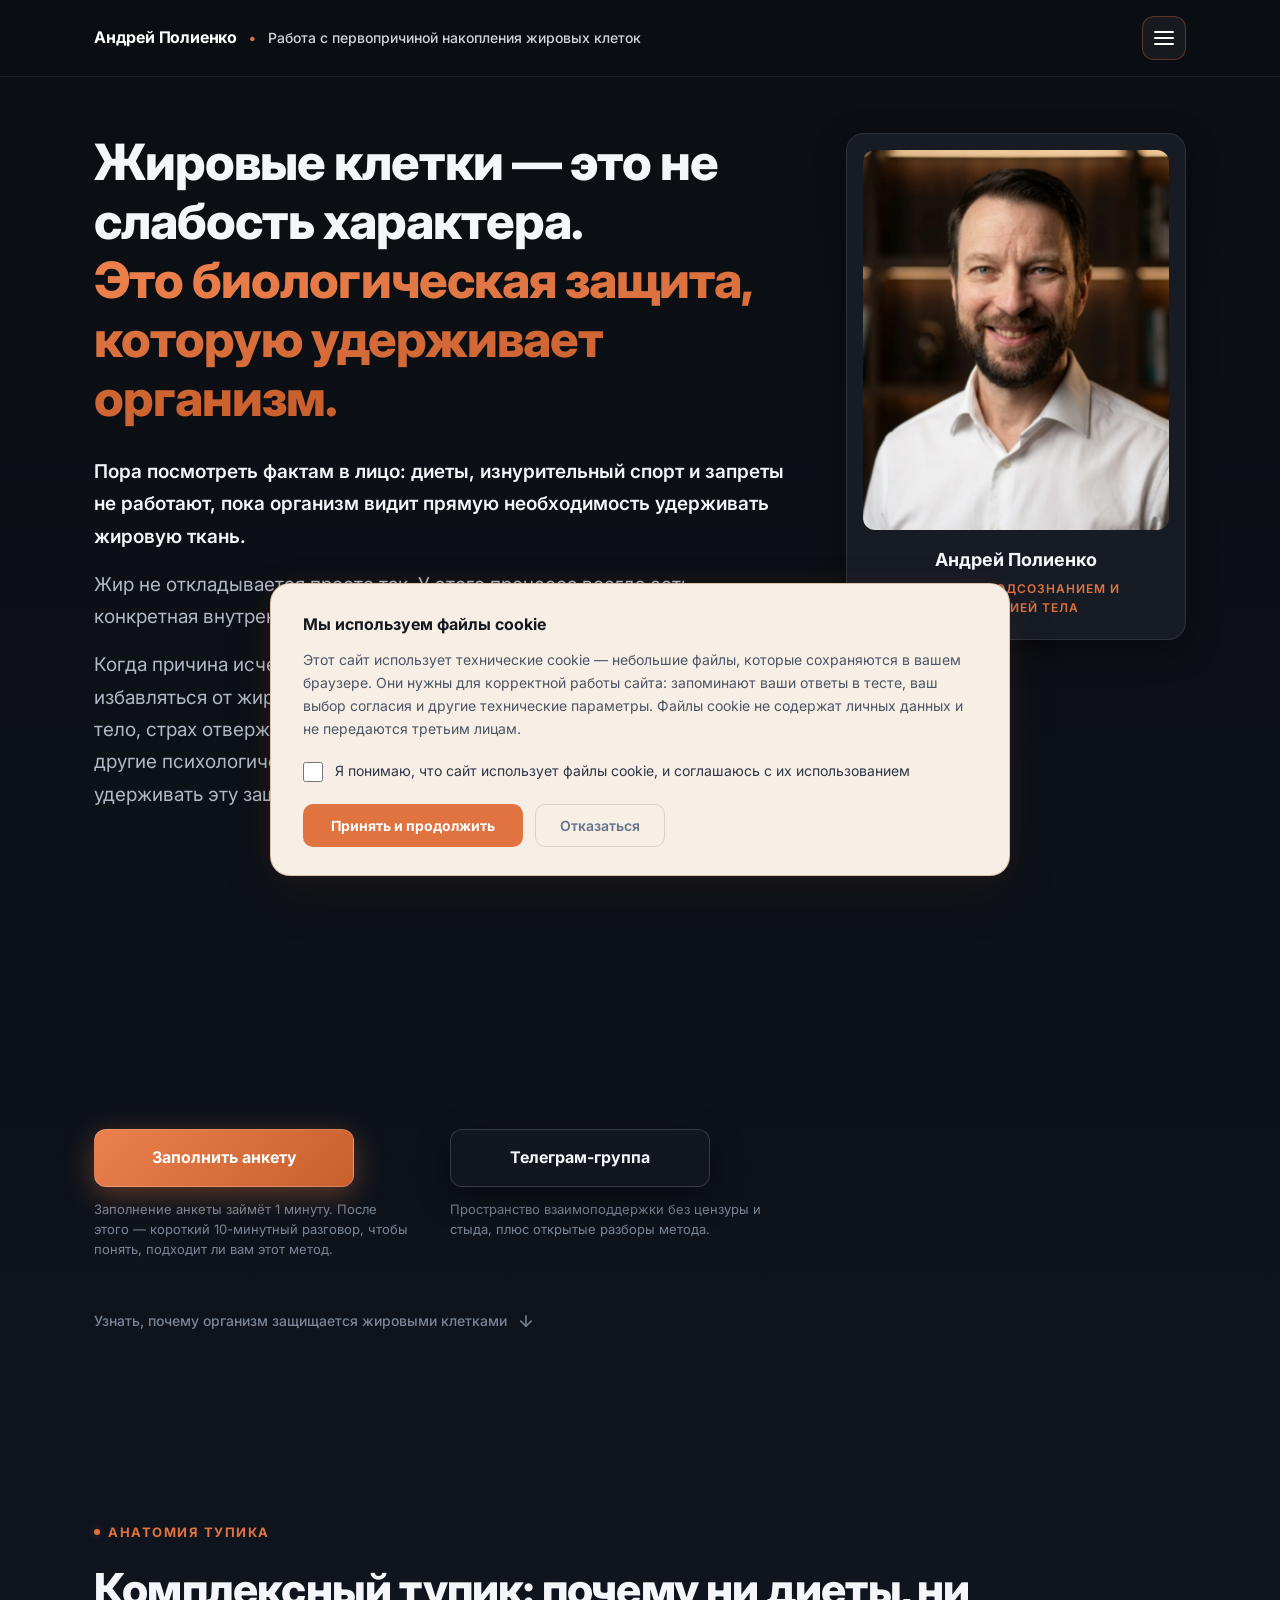
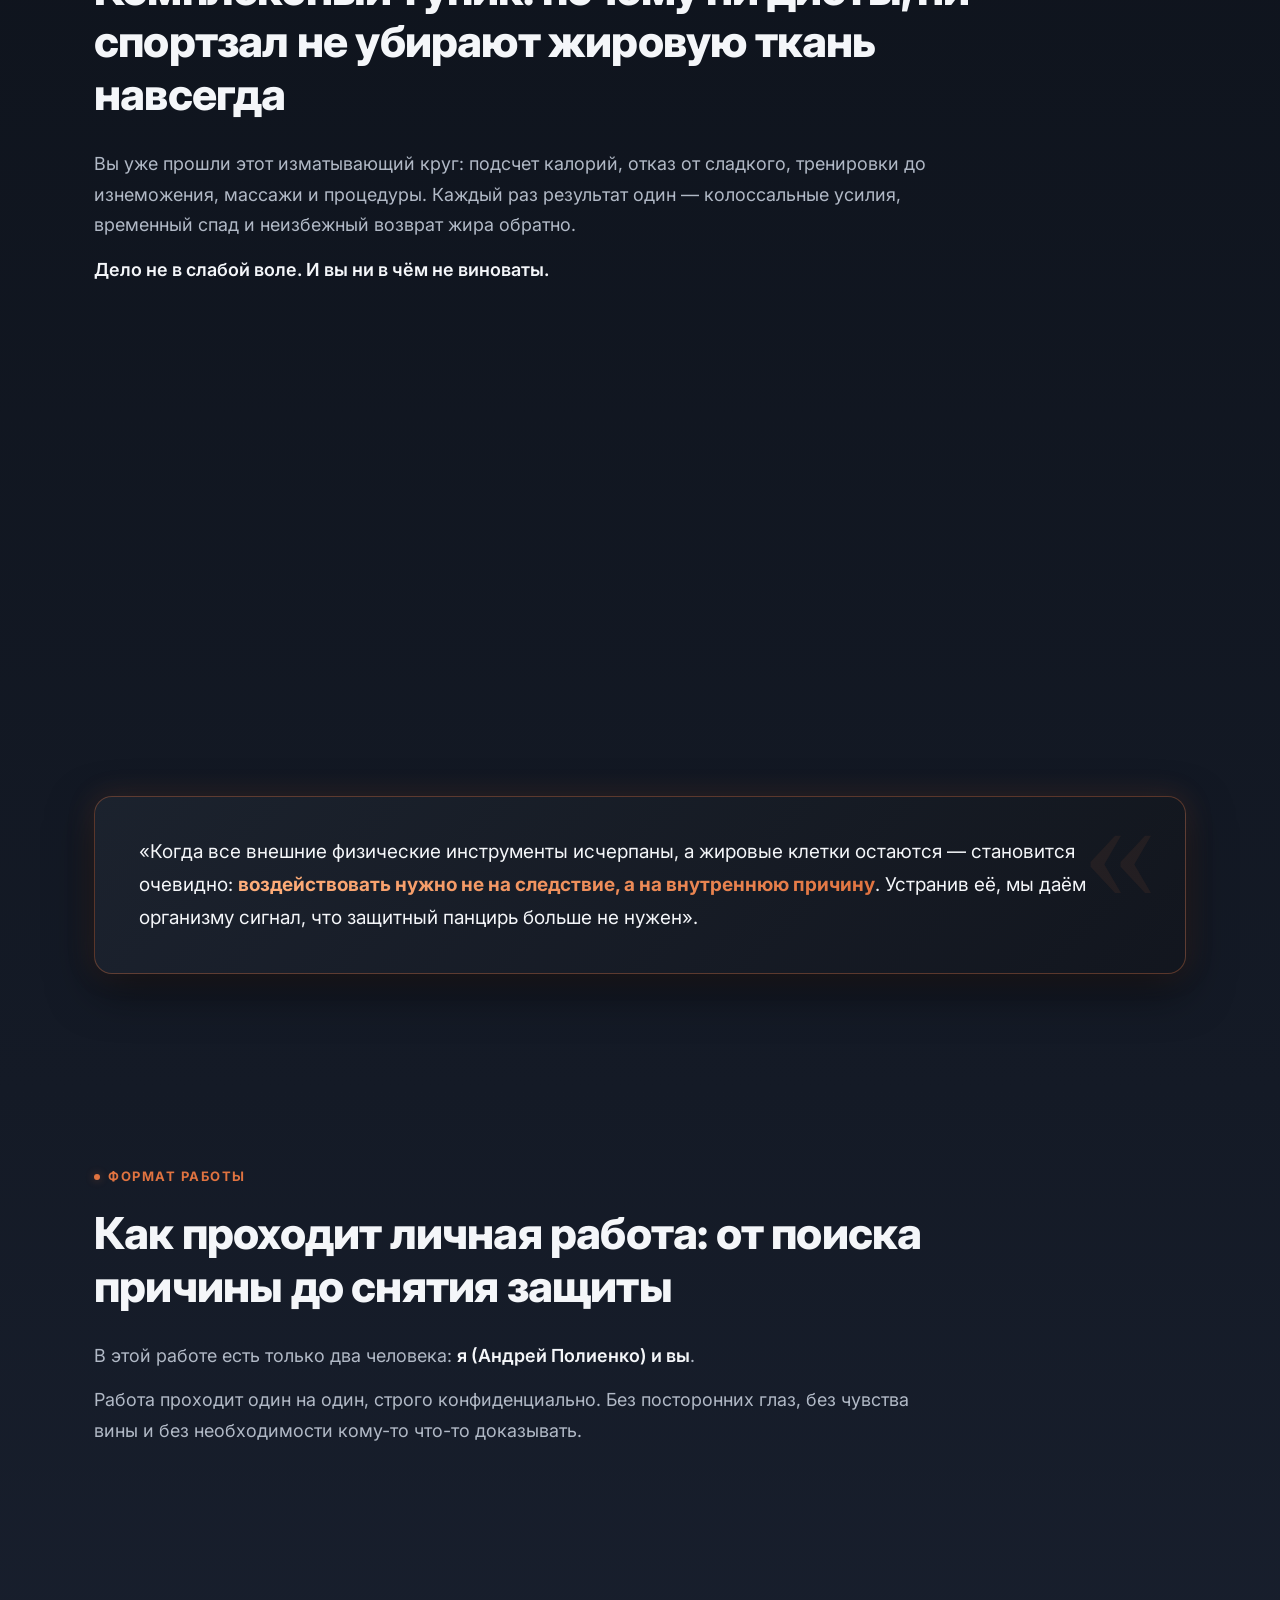
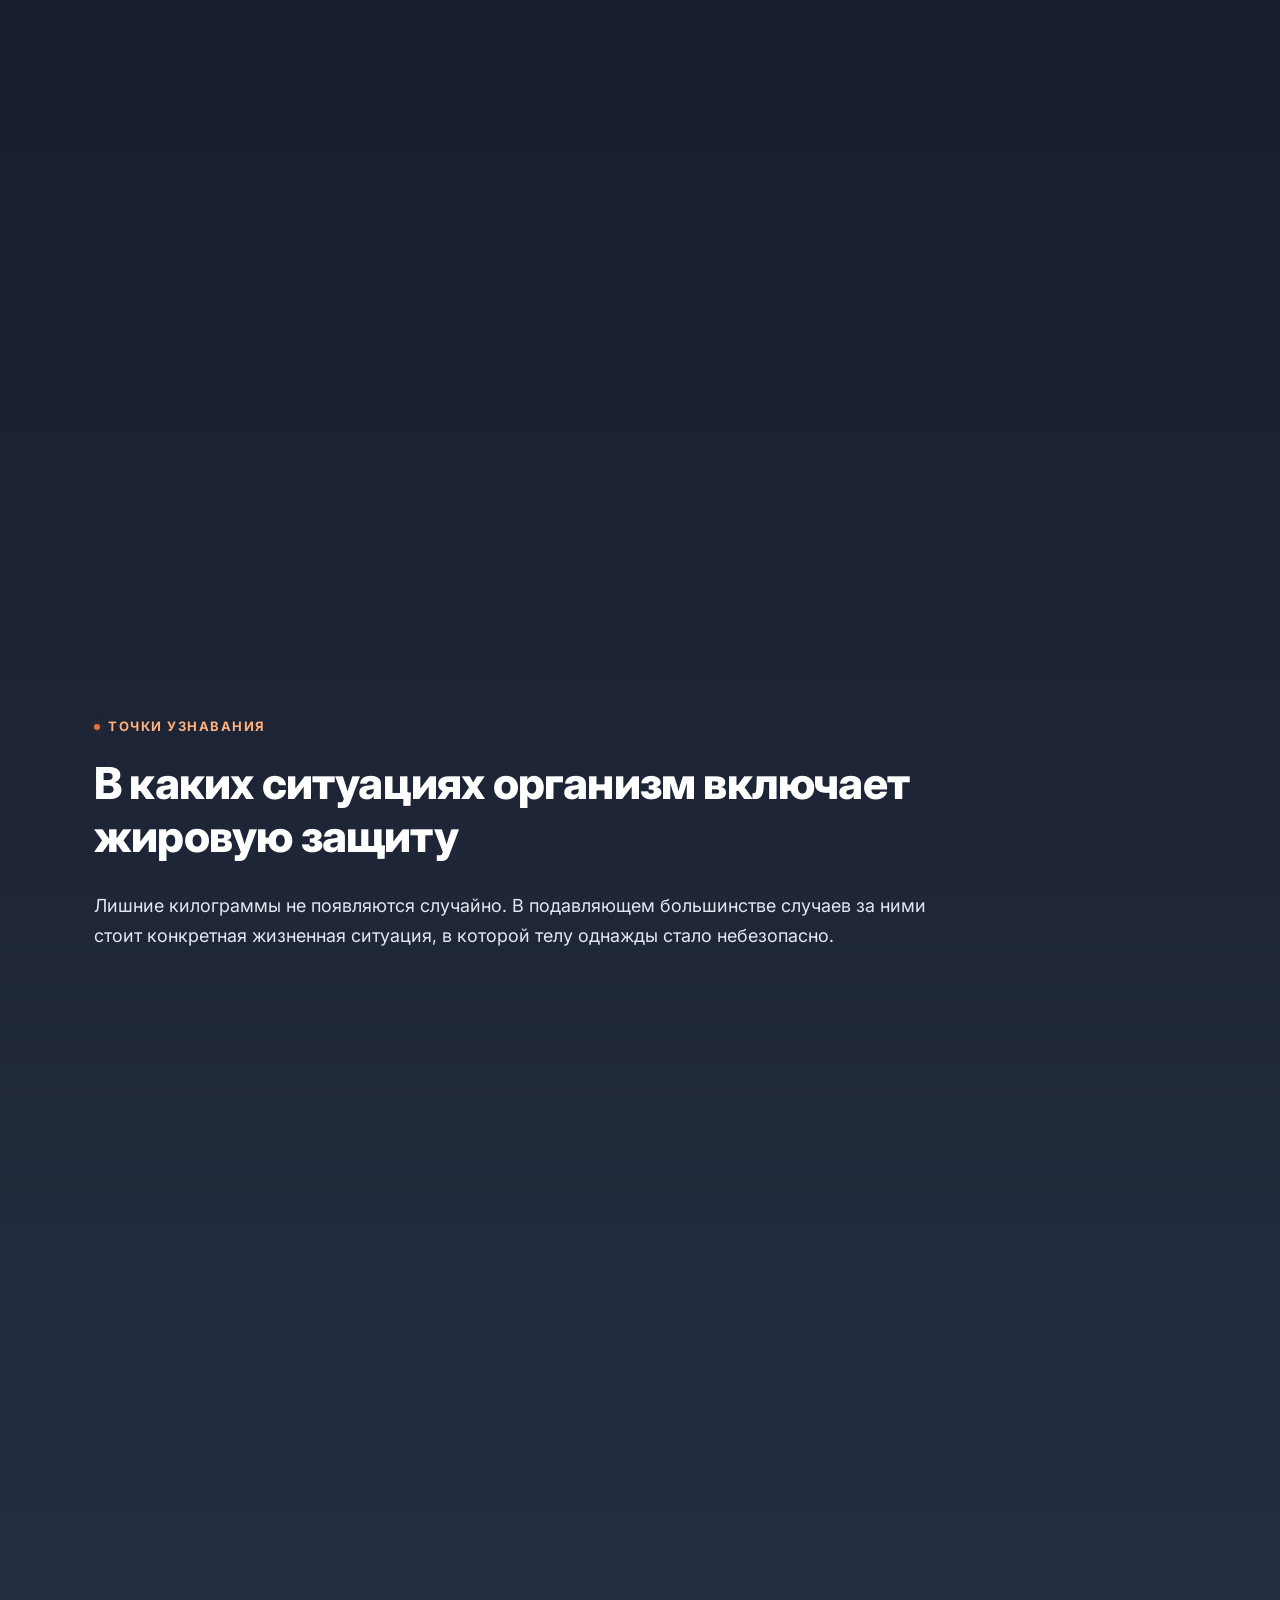
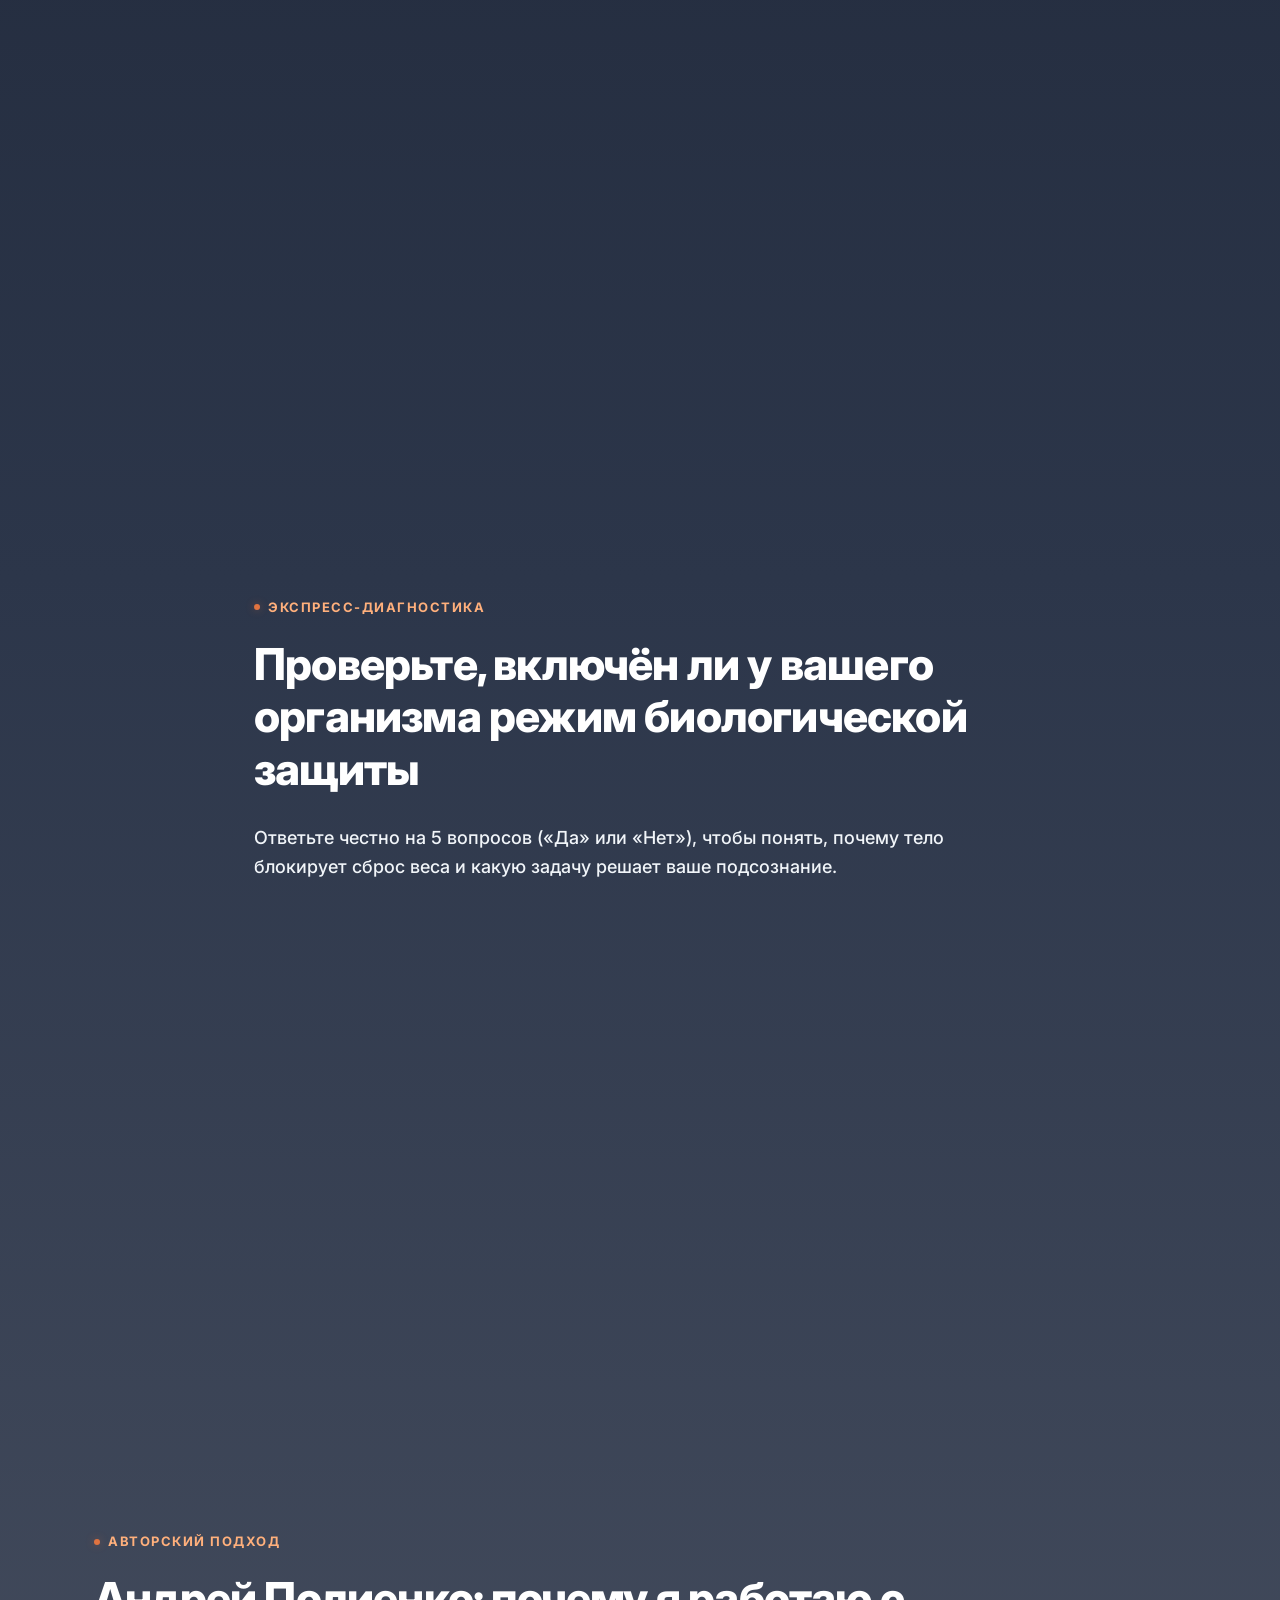
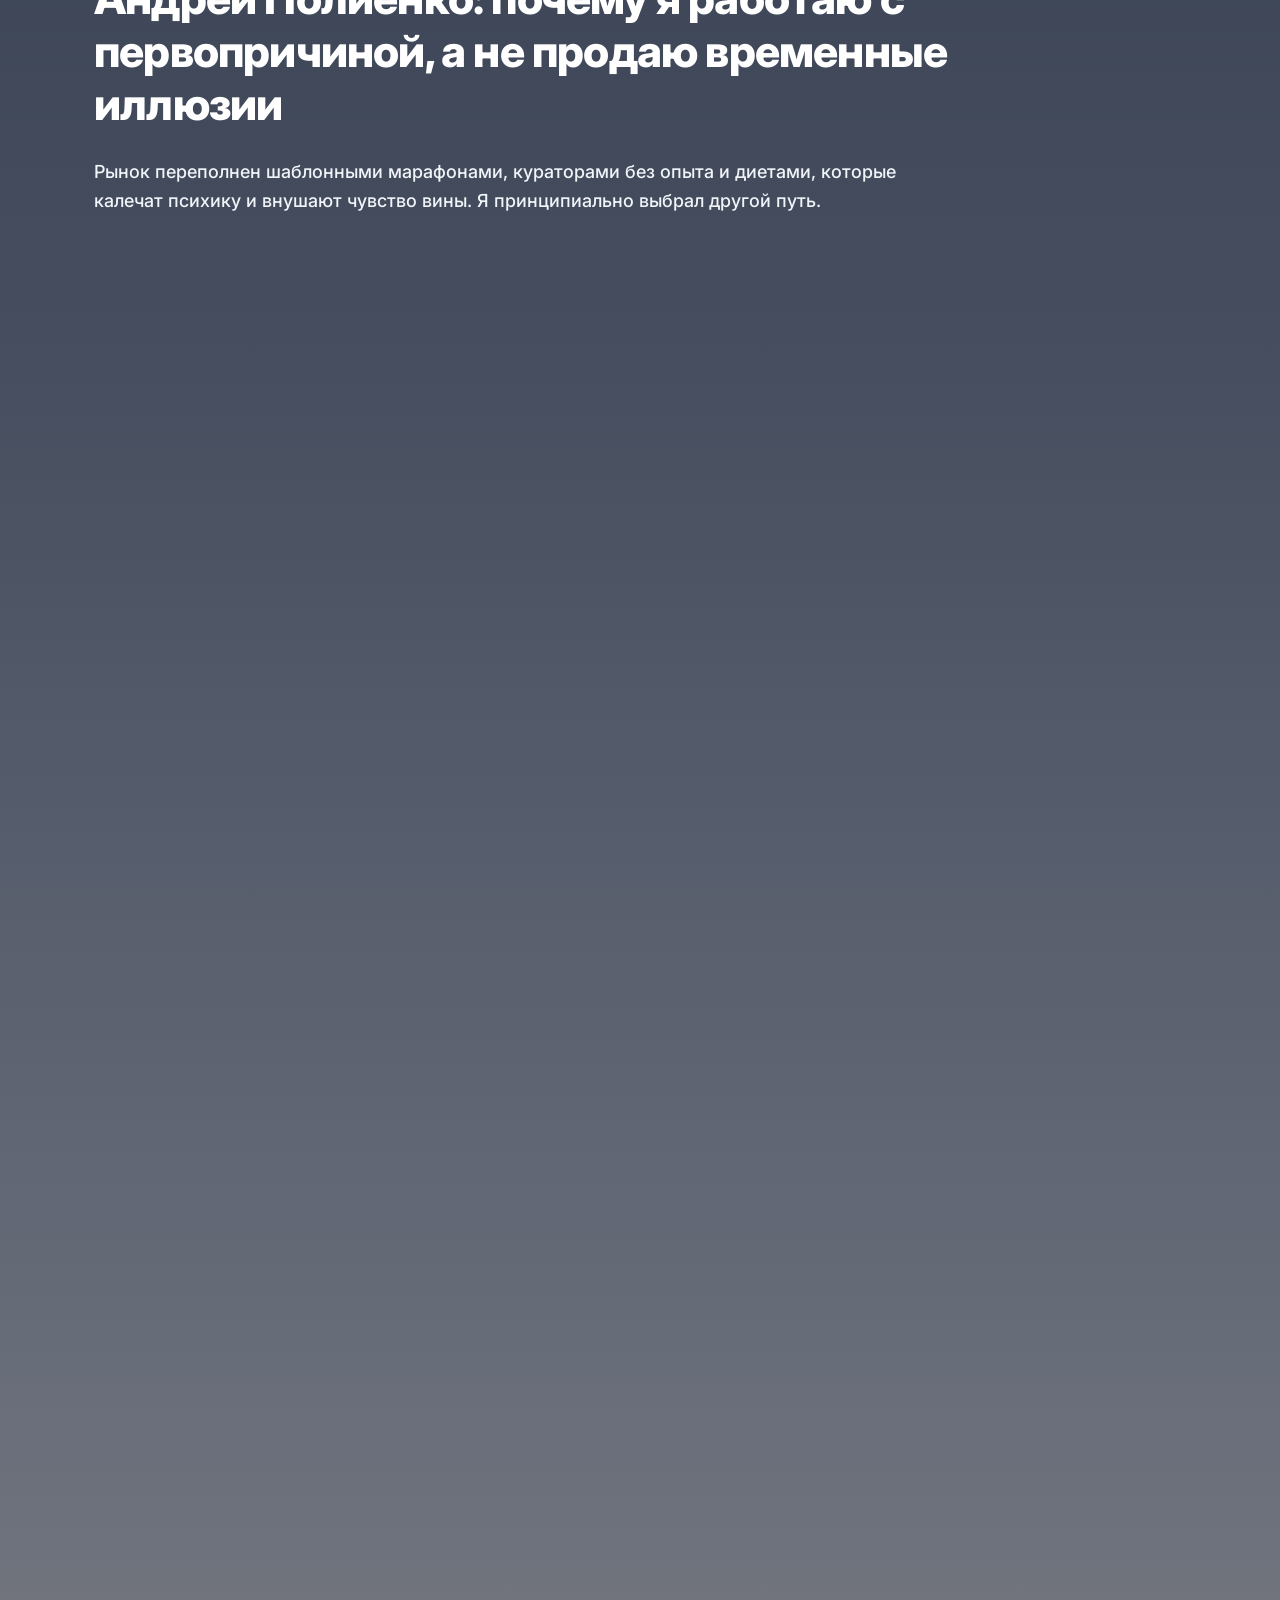
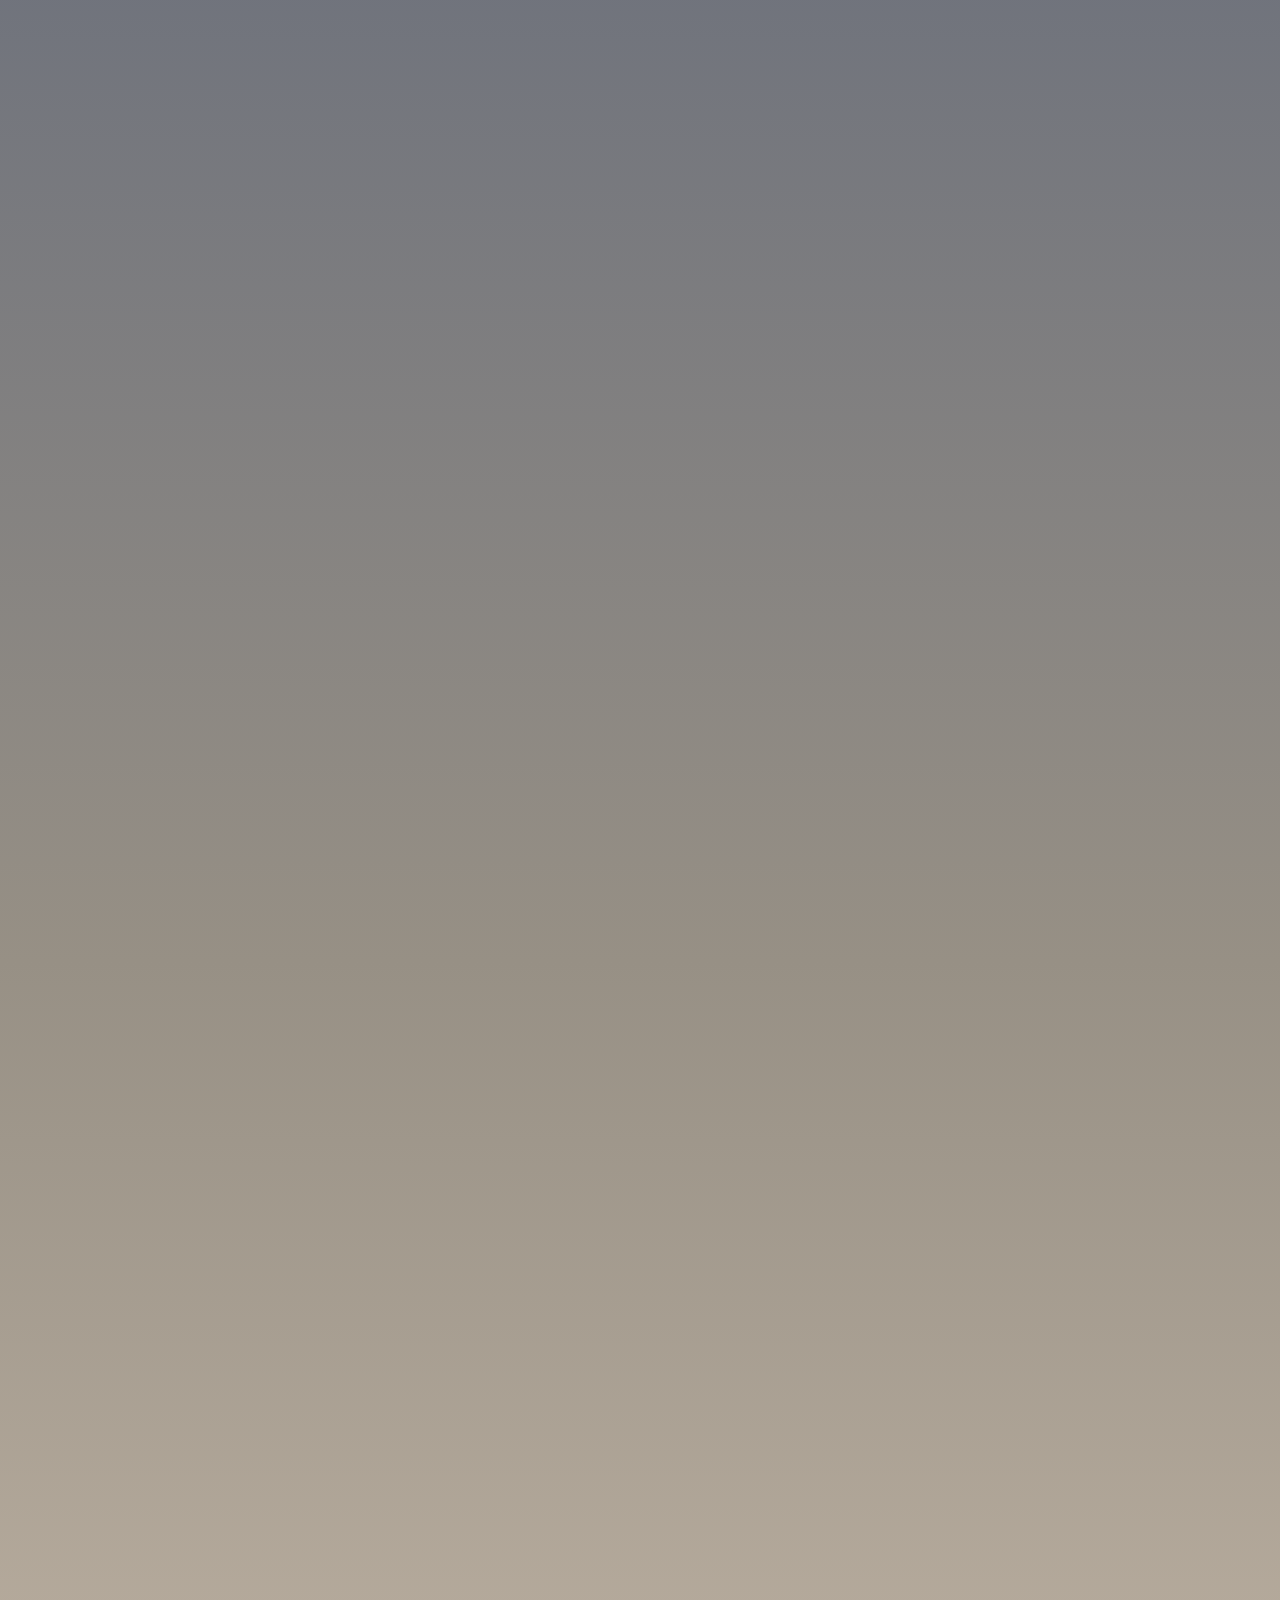
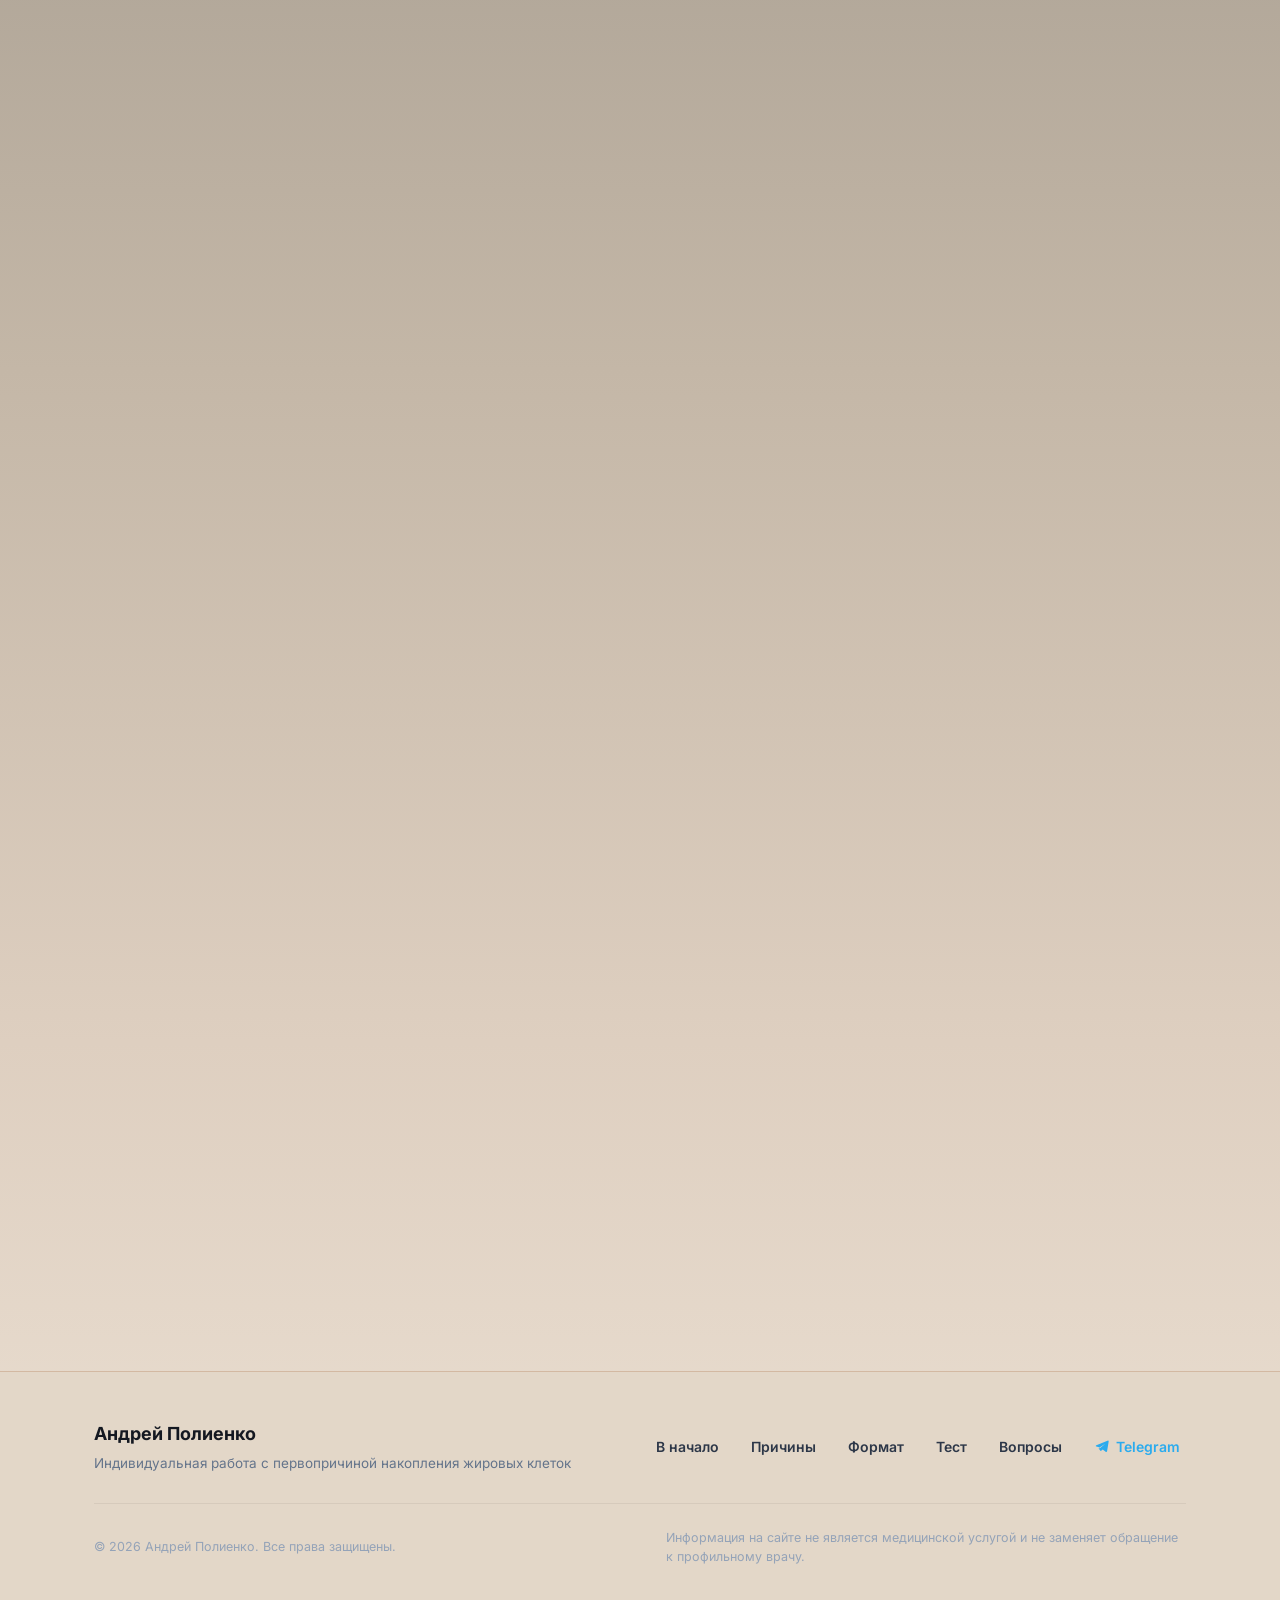
<file: index.html>
<!DOCTYPE html>
<html lang="ru">
<head>
    <meta charset="UTF-8">
    <meta name="viewport" content="width=device-width, initial-scale=1.0">
    <meta name="description" content="Андрей Полиенко — работа с первопричиной накопления жировых клеток. Устранение внутренней причины, чтобы организм сам избавился от жира.">
    <title>Андрей Полиенко | Работа с первопричиной накопления жировых клеток</title>
    <link rel="icon" type="image/svg+xml" href="data:image/svg+xml,%3Csvg xmlns='http://www.w3.org/2000/svg' viewBox='0 0 32 32'%3E%3Crect width='32' height='32' rx='8' fill='%23E07340'/%3E%3Cpath d='M9 23L16 8L23 23H19L16 16.5L13 23H9Z' fill='white'/%3E%3C/svg%3E">
    <link rel="preconnect" href="https://fonts.googleapis.com">
    <link rel="preconnect" href="https://fonts.gstatic.com" crossorigin>
    <link href="https://fonts.googleapis.com/css2?family=Inter:wght@400;500;600;700;800&display=swap" rel="stylesheet">
    <style>
        /* ==========================================================================
           ПРЕМИАЛЬНАЯ ТЁМНАЯ ТЕМА С ИНТЕРАКТИВНЫМИ ЭФФЕКТАМИ
           ========================================================================== */
        :root {
            --bg-main: #0B0E12;
            --bg-surface: #12161E;
            --bg-card: #161B24;
            --bg-card-hover: #1D232F;
            
            --text-primary: #F4F6F9;
            --text-secondary: #B1B9C6;
            --text-muted: #7A8595;
            
            /* Насыщенный тёплый медный / янтарно-терракотовый акцент */
            --accent: #E07340;
            --accent-hover: #C85F2D;
            --accent-gradient: linear-gradient(135deg, #EB804D 0%, #C85F2D 100%);
            --accent-glow: rgba(224, 115, 64, 0.4);
            --accent-subtle: rgba(224, 115, 64, 0.12);
            
            --border-subtle: rgba(255, 255, 255, 0.08);
            --border-card: rgba(255, 255, 255, 0.1);
            --border-hover: rgba(224, 115, 64, 0.5);
            
            --shadow-card: 0 10px 32px rgba(0, 0, 0, 0.45);
            --shadow-card-hover: 0 18px 45px rgba(0, 0, 0, 0.6), 0 0 28px rgba(224, 115, 64, 0.2);
            --shadow-button: 0 8px 28px rgba(224, 115, 64, 0.38);
            --shadow-button-hover: 0 12px 36px rgba(224, 115, 64, 0.58);
            
            --font-main: 'Inter', -apple-system, BlinkMacSystemFont, "Segoe UI", Roboto, sans-serif;
            --transition-smooth: all 0.4s cubic-bezier(0.16, 1, 0.3, 1);
            --transition-fast: all 0.2s cubic-bezier(0.16, 1, 0.3, 1);
        }

        * {
            margin: 0;
            padding: 0;
            box-sizing: border-box;
        }

        html {
            scroll-behavior: smooth;
            -webkit-font-smoothing: antialiased;
        }

        body {
            background: linear-gradient(180deg, 
                #0B0E12 0%, 
                #0E131C 12%, 
                #141A26 24%, 
                #1D2536 36%, 
                #2C364A 48%, 
                #454D5E 60%, 
                #6A6F7B 70%, 
                #979085 80%, 
                #C4B7A7 89%, 
                #DECFC0 95%, 
                #EBE0D3 100%
            );
            color: var(--text-primary);
            font-family: var(--font-main);
            font-size: 16px;
            line-height: 1.6;
            overflow-x: hidden;
            min-height: 100vh;
        }

        .container {
            width: 100%;
            max-width: 1140px;
            margin: 0 auto;
            padding: 0 24px;
        }

        /* Шапка */
        .site-header {
            padding: 16px 0;
            border-bottom: 1px solid var(--border-subtle);
            background: rgba(11, 14, 18, 0.92);
            backdrop-filter: blur(14px);
            -webkit-backdrop-filter: blur(14px);
            position: sticky;
            top: 0;
            z-index: 100;
        }

        .header-container {
            display: flex;
            align-items: center;
            justify-content: space-between;
            gap: 16px;
        }

        .brand {
            display: flex;
            align-items: center;
            gap: 12px;
            font-size: 14px;
        }

        .brand-name {
            font-weight: 700;
            color: #FFFFFF;
            letter-spacing: -0.2px;
            font-size: 16px;
            white-space: nowrap;
        }

        .brand-divider {
            color: var(--accent);
            font-weight: 700;
        }

        .brand-desc {
            color: #D1D5DB;
            font-weight: 500;
            font-size: 14px;
            line-height: 1.35;
        }

        /* Кнопка сэндвича */
        .menu-toggle-btn {
            background: rgba(255, 255, 255, 0.05);
            border: 1.5px solid rgba(224, 115, 64, 0.35);
            border-radius: 12px;
            width: 44px;
            height: 44px;
            display: flex;
            align-items: center;
            justify-content: center;
            cursor: pointer;
            padding: 0;
            transition: all 0.3s cubic-bezier(0.16, 1, 0.3, 1);
            user-select: none;
            -webkit-tap-highlight-color: transparent;
        }

        .menu-toggle-btn:hover {
            background: rgba(224, 115, 64, 0.15);
            border-color: var(--accent);
            box-shadow: 0 0 16px rgba(224, 115, 64, 0.3);
            transform: scale(1.04);
        }

        .hamburger-box {
            width: 20px;
            height: 14px;
            position: relative;
            display: flex;
            flex-direction: column;
            justify-content: space-between;
        }

        .hamburger-line {
            width: 100%;
            height: 2px;
            background: #FFFFFF;
            border-radius: 2px;
            transition: transform 0.3s cubic-bezier(0.16, 1, 0.3, 1), opacity 0.25s ease, background 0.25s ease;
            transform-origin: center;
        }

        .menu-toggle-btn.is-active .hamburger-line:nth-child(1) {
            transform: translateY(6px) rotate(45deg);
            background: #FFA56E;
        }

        .menu-toggle-btn.is-active .hamburger-line:nth-child(2) {
            opacity: 0;
            transform: scaleX(0);
        }

        .menu-toggle-btn.is-active .hamburger-line:nth-child(3) {
            transform: translateY(-6px) rotate(-45deg);
            background: #FFA56E;
        }

        /* Затемняющий фон */
        .menu-backdrop {
            position: fixed;
            inset: 0;
            background: rgba(8, 10, 15, 0.65);
            backdrop-filter: blur(6px);
            -webkit-backdrop-filter: blur(6px);
            opacity: 0;
            visibility: hidden;
            transition: opacity 0.3s cubic-bezier(0.16, 1, 0.3, 1), visibility 0.3s;
            z-index: 98;
        }

        .menu-backdrop.is-active {
            opacity: 1;
            visibility: visible;
        }

        /* Выпадающее меню сэндвича */
        .nav-dropdown {
            position: absolute;
            top: calc(100% + 10px);
            right: 24px;
            width: 330px;
            max-width: calc(100vw - 32px);
            background: linear-gradient(165deg, #1C2330 0%, #12161F 100%);
            border: 1.5px solid rgba(224, 115, 64, 0.45);
            border-radius: 20px;
            padding: 14px;
            box-shadow: 0 24px 65px rgba(0, 0, 0, 0.8), 0 0 40px rgba(224, 115, 64, 0.25);
            opacity: 0;
            visibility: hidden;
            transform: translateY(-10px) scale(0.96);
            transition: opacity 0.3s cubic-bezier(0.16, 1, 0.3, 1), 
                        transform 0.3s cubic-bezier(0.16, 1, 0.3, 1), 
                        visibility 0.3s;
            z-index: 99;
            transform-origin: top right;
        }

        .nav-dropdown.is-active {
            opacity: 1;
            visibility: visible;
            transform: translateY(0) scale(1);
        }

        .nav-dropdown-inner {
            display: flex;
            flex-direction: column;
            gap: 8px;
        }

        .nav-item {
            display: flex;
            align-items: center;
            gap: 14px;
            padding: 12px 14px;
            border-radius: 14px;
            background: rgba(255, 255, 255, 0.03);
            border: 1px solid rgba(255, 255, 255, 0.05);
            text-decoration: none;
            transition: all 0.25s cubic-bezier(0.16, 1, 0.3, 1);
            color: #FFFFFF;
        }

        .nav-item:hover {
            background: rgba(224, 115, 64, 0.12);
            border-color: rgba(224, 115, 64, 0.5);
            transform: translateX(4px);
        }

        .nav-item-icon {
            font-size: 20px;
            width: 36px;
            height: 36px;
            border-radius: 10px;
            background: rgba(224, 115, 64, 0.12);
            border: 1px solid rgba(224, 115, 64, 0.25);
            display: flex;
            align-items: center;
            justify-content: center;
            flex-shrink: 0;
            color: var(--accent);
        }

        .nav-item-content {
            display: flex;
            flex-direction: column;
            gap: 2px;
            flex-grow: 1;
        }

        .nav-item-title {
            font-size: 15px;
            font-weight: 700;
            color: #FFFFFF;
            line-height: 1.3;
        }

        .nav-item-sub {
            font-size: 12px;
            color: var(--text-muted);
            line-height: 1.3;
        }

        .nav-item-arrow {
            color: var(--accent);
            font-size: 16px;
            font-weight: 700;
            opacity: 0.6;
            transition: transform 0.2s ease, opacity 0.2s ease;
        }

        .nav-item:hover .nav-item-arrow {
            opacity: 1;
            transform: translateX(3px);
        }

        .nav-item-cta {
            background: linear-gradient(135deg, rgba(224, 115, 64, 0.18) 0%, rgba(224, 115, 64, 0.06) 100%);
            border: 1.5px solid rgba(224, 115, 64, 0.5);
        }

        .nav-item-cta .nav-item-icon {
            background: var(--accent);
            color: #FFFFFF;
            border-color: var(--accent);
            box-shadow: 0 0 12px var(--accent-glow);
        }

        .nav-item-cta:hover {
            background: linear-gradient(135deg, rgba(224, 115, 64, 0.28) 0%, rgba(224, 115, 64, 0.12) 100%);
            border-color: #FFA56E;
        }

        .nav-item-tg .nav-item-icon {
            background: rgba(36, 161, 222, 0.15);
            border-color: rgba(36, 161, 222, 0.4);
            color: #24A1DE;
        }

        .nav-item-tg:hover {
            border-color: rgba(36, 161, 222, 0.6);
            background: rgba(36, 161, 222, 0.12);
        }

        @media (max-width: 640px) {
            .brand {
                gap: 2px 8px;
            }
            .brand-divider {
                display: none;
            }
            .brand-desc {
                display: block;
                width: 100%;
                font-size: 11.5px;
                color: #B0B9C6;
            }
            .nav-dropdown {
                right: 16px;
                width: calc(100vw - 32px);
            }
        }

        /* Главный экран (Hero) */
        .hero-section {
            padding: 56px 0 96px;
            position: relative;
        }

        /* Верхняя композиция: Текст + Фотография */
        .hero-grid-top {
            display: grid;
            grid-template-columns: 1fr 340px;
            gap: 52px;
            align-items: flex-start;
            margin-bottom: 52px;
        }

        .hero-title {
            font-size: clamp(32px, 4.4vw, 50px);
            font-weight: 800;
            line-height: 1.18;
            letter-spacing: -1px;
            color: var(--text-primary);
            margin-bottom: 28px;
        }

        .hero-title-accent {
            color: var(--accent);
            background: var(--accent-gradient);
            -webkit-background-clip: text;
            -webkit-text-fill-color: transparent;
            display: inline;
        }

        .hero-lead {
            font-size: clamp(16px, 1.6vw, 19px);
            line-height: 1.7;
            color: var(--text-secondary);
        }

        .hero-lead p {
            margin-bottom: 16px;
        }

        .hero-lead p:last-child {
            margin-bottom: 0;
        }

        .lead-strong {
            font-weight: 600;
            color: var(--text-primary);
        }

        /* Карточка с фотографией автора */
        .author-card {
            background: var(--bg-card);
            border: 1px solid var(--border-card);
            border-radius: 18px;
            padding: 16px;
            box-shadow: var(--shadow-card);
            transition: transform 0.6s cubic-bezier(0.16, 1, 0.3, 1), 
                        box-shadow 0.6s cubic-bezier(0.16, 1, 0.3, 1), 
                        border-color 0.4s ease;
            position: relative;
            cursor: pointer;
        }

        .author-card:hover {
            border-color: rgba(224, 115, 64, 0.6);
            transform: translateY(-8px) scale(1.08);
            box-shadow: 0 28px 70px rgba(0, 0, 0, 0.85), 0 0 45px rgba(224, 115, 64, 0.35);
            z-index: 30;
        }

        .author-photo-wrapper {
            position: relative;
            width: 100%;
            height: 380px;
            border-radius: 12px;
            overflow: hidden;
            background: #000;
        }

        /* Эффект перехода: чёрно-белое -> цветное с увеличенным интервалом 3.5s */
        .author-photo-wrapper img {
            width: 100%;
            height: 100%;
            object-fit: cover;
            object-position: center top;
            filter: grayscale(100%);
            transition: filter 3.5s ease-in-out, transform 0.6s cubic-bezier(0.16, 1, 0.3, 1);
            will-change: filter, transform;
        }

        /* Активное цветное состояние */
        .author-card:hover .author-photo-wrapper img,
        .author-photo-wrapper.colorized img {
            filter: grayscale(0%);
            transform: scale(1.06);
        }

        .author-card-info {
            padding: 16px 8px 6px;
            text-align: center;
        }

        .author-card-name {
            font-size: 18px;
            font-weight: 700;
            color: var(--text-primary);
            margin-bottom: 4px;
        }

        .author-card-role {
            font-size: 12px;
            color: var(--accent);
            text-transform: uppercase;
            letter-spacing: 1px;
            font-weight: 600;
        }

        /* 3 Карточки опорных фактов: благородное увеличение с кристально чётким текстом */
        .hero-facts-grid {
            display: grid;
            grid-template-columns: repeat(3, 1fr);
            gap: 24px;
            margin-bottom: 56px;
            position: relative;
            z-index: 10;
        }

        .fact-card {
            background: var(--bg-card);
            border: 1px solid var(--border-card);
            border-radius: 16px;
            padding: 30px 24px;
            box-shadow: var(--shadow-card);
            transition: transform 0.6s cubic-bezier(0.16, 1, 0.3, 1), 
                        box-shadow 0.6s cubic-bezier(0.16, 1, 0.3, 1), 
                        border-color 0.4s ease, 
                        background 0.4s ease,
                        opacity 0.4s ease;
            will-change: transform, box-shadow;
            transform-origin: center center;
            position: relative;
            z-index: 1;
            cursor: pointer;
            -webkit-font-smoothing: antialiased;
        }

        /* При наведении: карточка плавно и солидно раскрывается, акцентируя внимание */
        .fact-card:hover {
            transform: translateY(-8px) scale(1.06);
            z-index: 40;
            border-color: #FFA56E;
            background: linear-gradient(150deg, #242C3B 0%, #171D27 100%);
            box-shadow: 0 28px 70px rgba(0, 0, 0, 0.85), 
                        0 0 45px rgba(224, 115, 64, 0.55), 
                        inset 0 0 20px rgba(224, 115, 64, 0.2);
            transition-delay: 0s !important;
        }

        /* Эффект прожектора: соседние карточки мягко отступают на второй план */
        .hero-facts-grid:hover .fact-card:not(:hover) {
            opacity: 0.72;
            transform: scale(0.98);
        }

        .fact-icon {
            font-size: 13px;
            font-weight: 800;
            color: var(--accent);
            letter-spacing: 1.2px;
            margin-bottom: 16px;
            display: inline-block;
            padding: 5px 14px;
            background: var(--accent-subtle);
            border: 1px solid rgba(224, 115, 64, 0.25);
            border-radius: 8px;
            transition: all 0.35s ease;
        }

        .fact-card:hover .fact-icon {
            background: var(--accent);
            color: #FFFFFF;
            border-color: var(--accent);
            box-shadow: 0 0 16px var(--accent-glow);
            transform: scale(1.1);
        }

        .fact-title {
            font-size: 18px;
            font-weight: 700;
            color: var(--text-primary);
            margin-bottom: 10px;
            line-height: 1.35;
            transition: color 0.3s ease;
        }

        .fact-card:hover .fact-title {
            color: #FFFFFF;
        }

        .fact-text {
            font-size: 14px;
            color: var(--text-secondary);
            line-height: 1.55;
        }

        /* Кнопки действий */
        .hero-actions {
            display: flex;
            align-items: flex-start;
            gap: 36px;
            margin-bottom: 48px;
            flex-wrap: wrap;
        }

        .action-item {
            display: flex;
            flex-direction: column;
            align-items: flex-start;
        }

        .btn {
            display: inline-flex;
            align-items: center;
            justify-content: center;
            min-width: 260px;
            height: 58px;
            padding: 0 36px;
            font-size: 16px;
            font-weight: 700;
            text-decoration: none;
            border-radius: 12px;
            cursor: pointer;
            border: none;
            font-family: var(--font-main);
            transition: var(--transition-smooth);
            text-align: center;
            position: relative;
            user-select: none;
        }

        /* Основная кнопка (Primary) с градиентом и бегущим бликом */
        .btn-primary {
            background: var(--accent-gradient);
            color: #FFFFFF;
            box-shadow: var(--shadow-button);
            overflow: hidden;
            border: 1px solid rgba(255, 255, 255, 0.2);
        }

        /* Бегущий блик под углом */
        .btn-primary::before {
            content: '';
            position: absolute;
            top: 0;
            left: -150%;
            width: 60%;
            height: 100%;
            background: linear-gradient(
                to right,
                rgba(255, 255, 255, 0) 0%,
                rgba(255, 255, 255, 0.45) 50%,
                rgba(255, 255, 255, 0) 100%
            );
            transform: skewX(-25deg);
            animation: shineLight 4s infinite ease-in-out;
            pointer-events: none;
        }

        @keyframes shineLight {
            0% { left: -150%; }
            22% { left: 160%; }
            100% { left: 160%; }
        }

        .btn-primary:hover {
            transform: translateY(-2px);
            box-shadow: var(--shadow-button-hover);
            filter: brightness(1.08);
        }

        .btn-primary:active {
            transform: translateY(1px) scale(0.98);
            box-shadow: 0 4px 14px rgba(224, 115, 64, 0.4);
        }

        /* Вторая кнопка: Телеграм-группа */
        .btn-secondary {
            background-color: var(--bg-surface);
            color: var(--text-primary);
            border: 1px solid rgba(255, 255, 255, 0.15);
            box-shadow: var(--shadow-card);
        }

        .btn-secondary:hover {
            background-color: var(--bg-card);
            border-color: var(--accent);
            color: #FFFFFF;
            transform: translateY(-2px);
            box-shadow: 0 8px 24px rgba(0, 0, 0, 0.4);
        }

        .btn-secondary:active {
            transform: translateY(1px) scale(0.98);
        }

        .action-caption {
            margin-top: 12px;
            font-size: 13px;
            line-height: 1.55;
            color: var(--text-muted);
            max-width: 320px;
        }

        /* Ссылка вниз */
        .hero-scroll-link {
            margin-top: 8px;
        }

        .scroll-link {
            display: inline-flex;
            align-items: center;
            gap: 10px;
            color: var(--text-muted);
            text-decoration: none;
            font-size: 14px;
            font-weight: 500;
            transition: var(--transition-fast);
        }

        .scroll-arrow {
            transition: transform 0.3s ease;
        }

        .scroll-link:hover {
            color: var(--accent);
        }

        .scroll-link:hover .scroll-arrow {
            transform: translateY(4px);
        }

        /* ==========================================================================
           БЛОК 2: Почему диеты, спорт и процедуры не сработали
           ========================================================================== */
        .anatomy-section {
            padding: 88px 0 100px;
            position: relative;
            background: transparent;
        }

        .section-badge {
            display: inline-flex;
            align-items: center;
            gap: 8px;
            font-size: 13px;
            font-weight: 700;
            color: var(--accent);
            text-transform: uppercase;
            letter-spacing: 1.5px;
            margin-bottom: 20px;
        }

        .section-badge::before {
            content: '';
            width: 6px;
            height: 6px;
            border-radius: 50%;
            background-color: var(--accent);
            box-shadow: 0 0 8px var(--accent-glow);
        }

        .section-title {
            font-size: clamp(28px, 3.8vw, 44px);
            font-weight: 800;
            line-height: 1.2;
            letter-spacing: -0.8px;
            color: var(--text-primary);
            margin-bottom: 28px;
            max-width: 900px;
        }

        .section-lead {
            font-size: clamp(16px, 1.5vw, 18px);
            line-height: 1.7;
            color: var(--text-secondary);
            margin-bottom: 56px;
            max-width: 860px;
        }

        .section-lead p {
            margin-bottom: 14px;
        }

        .section-lead p:last-child {
            margin-bottom: 0;
        }

        .highlight-text {
            color: var(--text-primary);
            font-weight: 600;
        }

        /* 3 Карточки анатомии срывов (Вариант 3: Мощное масштабирование + Раскрытие инсайта) */
        .anatomy-cards-grid {
            display: grid;
            grid-template-columns: repeat(3, 1fr);
            gap: 28px;
            margin-bottom: 56px;
            position: relative;
            z-index: 10;
        }

        .anatomy-card {
            background: var(--bg-card);
            border: 1px solid var(--border-card);
            border-radius: 18px;
            padding: 32px 26px;
            box-shadow: var(--shadow-card);
            transition: transform 0.6s cubic-bezier(0.16, 1, 0.3, 1), 
                        box-shadow 0.6s cubic-bezier(0.16, 1, 0.3, 1), 
                        border-color 0.4s ease, 
                        background 0.4s ease,
                        opacity 0.4s ease;
            will-change: transform, box-shadow;
            transform-origin: center center;
            display: flex;
            flex-direction: column;
            position: relative;
            z-index: 1;
            cursor: pointer;
            -webkit-font-smoothing: antialiased;
        }

        /* При наведении: карточка плавно и уверенно раскрывается, сохраняя безупречную читаемость */
        .anatomy-card:hover {
            transform: translateY(-8px) scale(1.06);
            z-index: 30;
            border-color: #FFA56E;
            background: linear-gradient(150deg, #222938 0%, #161B25 100%);
            box-shadow: 0 28px 70px rgba(0, 0, 0, 0.85), 0 0 45px rgba(224, 115, 64, 0.55);
            transition-delay: 0s !important;
        }

        /* Эффект прожектора: соседние неактивные карточки мягко приглушаются */
        .anatomy-cards-grid:hover .anatomy-card:not(:hover) {
            opacity: 0.72;
            transform: scale(0.98);
        }

        .anatomy-step-num {
            font-size: 13px;
            font-weight: 800;
            color: var(--accent);
            letter-spacing: 1.5px;
            margin-bottom: 18px;
            display: inline-block;
            padding: 5px 14px;
            background: var(--accent-subtle);
            border: 1px solid rgba(224, 115, 64, 0.25);
            border-radius: 8px;
            align-self: flex-start;
            transition: all 0.35s ease;
        }

        /* Плашка номера ярко загорается при наведении */
        .anatomy-card:hover .anatomy-step-num {
            background: var(--accent);
            color: #FFFFFF;
            border-color: var(--accent);
            box-shadow: 0 0 16px var(--accent-glow);
            transform: scale(1.1);
        }

        .anatomy-card-title {
            font-size: 19px;
            font-weight: 700;
            color: var(--text-primary);
            margin-bottom: 12px;
            line-height: 1.35;
            transition: color 0.3s ease;
        }

        .anatomy-card:hover .anatomy-card-title {
            color: #FFFFFF;
        }

        .anatomy-card-text {
            font-size: 14.5px;
            color: var(--text-secondary);
            line-height: 1.6;
        }

        /* Раскрывающийся скрытый инсайт */
        .anatomy-insight {
            margin-top: 18px;
            padding-top: 14px;
            border-top: 1px dashed rgba(224, 115, 64, 0.4);
            opacity: 0;
            max-height: 0;
            overflow: hidden;
            transform: translateY(8px);
            transition: opacity 1.4s ease 0.2s, max-height 1.4s ease, transform 1.4s ease 0.2s;
        }

        .anatomy-card:hover .anatomy-insight {
            opacity: 1;
            max-height: 140px;
            transform: translateY(0);
        }

        .insight-tag {
            font-size: 11px;
            font-weight: 800;
            color: var(--accent);
            text-transform: uppercase;
            letter-spacing: 1.2px;
            display: block;
            margin-bottom: 5px;
        }

        .insight-desc {
            font-size: 13.5px;
            line-height: 1.5;
            color: #F1F5F9;
            font-weight: 500;
        }

        /* Выводной блок (Takeaway с тюнингом и светящимся градиентом) */
        .takeaway-card {
            background: linear-gradient(135deg, rgba(28, 35, 47, 0.95) 0%, rgba(18, 22, 30, 0.95) 100%);
            border: 1px solid rgba(224, 115, 64, 0.35);
            border-radius: 18px;
            padding: 38px 44px;
            box-shadow: 0 16px 45px rgba(0, 0, 0, 0.5), 0 0 28px rgba(224, 115, 64, 0.18);
            position: relative;
            overflow: hidden;
            transition: all 0.5s cubic-bezier(0.16, 1, 0.3, 1);
        }

        .takeaway-card::before {
            content: '«';
            position: absolute;
            top: -25px;
            right: 28px;
            font-size: 150px;
            font-family: Georgia, serif;
            color: rgba(224, 115, 64, 0.08);
            line-height: 1;
            pointer-events: none;
            user-select: none;
            transition: transform 0.5s ease, color 0.5s ease;
        }

        .takeaway-card:hover {
            transform: translateY(-4px);
            border-color: rgba(224, 115, 64, 0.7);
            box-shadow: 0 24px 60px rgba(0, 0, 0, 0.65), 0 0 45px rgba(224, 115, 64, 0.35);
        }

        .takeaway-card:hover::before {
            color: rgba(224, 115, 64, 0.16);
            transform: scale(1.08) translateY(-4px);
        }

        .takeaway-text {
            font-size: clamp(16px, 1.5vw, 19px);
            line-height: 1.75;
            color: var(--text-primary);
            position: relative;
            z-index: 1;
        }

        .takeaway-highlight {
            color: var(--accent);
            font-weight: 700;
            background: linear-gradient(135deg, #FFB07C 0%, #E07340 100%);
            -webkit-background-clip: text;
            -webkit-text-fill-color: transparent;
        }

        /* ==========================================================================
           БЛОК 3: Индивидуальная работа (Формат и этапы)
           ========================================================================== */
        .method-section {
            padding: 88px 0 100px;
            position: relative;
            background: transparent;
        }

        /* ==========================================================================
           ПООЧЕРЕДНОЕ (КАСКАДНОЕ) МЕДЛЕННОЕ ПОЯВЛЕНИЕ КАРТОЧЕК ПРИ СКРОЛЛЕ
           ========================================================================== */
        .reveal-on-scroll {
            opacity: 0;
            transform: translateY(38px);
            transition: opacity 2.6s cubic-bezier(0.16, 1, 0.3, 1), 
                        transform 2.6s cubic-bezier(0.16, 1, 0.3, 1);
            will-change: opacity, transform;
        }

        .reveal-on-scroll.is-revealed {
            opacity: 1;
            transform: translateY(0);
        }

        /* Каскадные задержки: карточки выплывают мягко по одной */
        .stagger-1 { transition-delay: 0s; }
        .stagger-2 { transition-delay: 0.35s; }
        .stagger-3 { transition-delay: 0.7s; }
        .stagger-4 { transition-delay: 1.05s; }

        /* ==========================================================================
           БЛОК 4: Точки узнавания
           ========================================================================== */
        .situations-section {
            padding: 100px 0 110px;
            position: relative;
            background: transparent;
        }

        .situations-section .section-badge {
            color: #FFB07C;
        }

        .situations-section .section-title {
            color: #FFFFFF;
        }

        .situations-section .section-lead {
            color: #E2E8F0;
        }

        .situations-section .highlight-text {
            color: #FFFFFF;
            font-weight: 700;
        }

        /* ==========================================================================
           БЛОК 5: Экспресс-аудит (Интерактивный тест 5 вопросов Да/Нет)
           ========================================================================== */
        .quiz-section {
            padding: 100px 0 110px;
            position: relative;
            background: transparent;
            color: #191E28;
        }

        .quiz-container {
            max-width: 820px;
            margin: 0 auto;
        }

        .quiz-section .section-badge {
            color: #FFB07C;
        }

        .quiz-section .section-title {
            color: #FFFFFF;
        }

        .quiz-section .section-lead,
        .quiz-section .section-lead p {
            color: #F1F5F9 !important;
            font-weight: 500;
            font-size: 18px;
            line-height: 1.6;
        }

        .quiz-card {
            background: #F7EFE5;
            border: 1.5px solid rgba(190, 150, 115, 0.45);
            border-radius: 24px;
            padding: 44px 40px;
            box-shadow: 0 16px 45px rgba(60, 40, 20, 0.08), 0 0 30px rgba(224, 115, 64, 0.06);
            position: relative;
            overflow: hidden;
            transition: transform 0.6s cubic-bezier(0.16, 1, 0.3, 1), 
                        box-shadow 0.6s cubic-bezier(0.16, 1, 0.3, 1), 
                        border-color 0.4s ease;
        }

        .quiz-card:hover {
            transform: translateY(-4px);
            border-color: rgba(224, 115, 64, 0.6);
            box-shadow: 0 22px 55px rgba(60, 40, 20, 0.12), 0 0 35px rgba(224, 115, 64, 0.1);
        }

        .quiz-step-indicator {
            display: flex;
            align-items: center;
            justify-content: space-between;
            margin-bottom: 24px;
        }

        .quiz-step-badge {
            font-size: 13px;
            font-weight: 800;
            color: var(--accent);
            text-transform: uppercase;
            letter-spacing: 1px;
            padding: 6px 14px;
            background: rgba(224, 115, 64, 0.1);
            border: 1px solid rgba(224, 115, 64, 0.25);
            border-radius: 8px;
        }

        .quiz-progress-bar {
            height: 6px;
            background: rgba(0, 0, 0, 0.06);
            border-radius: 4px;
            flex-grow: 1;
            margin-left: 20px;
            overflow: hidden;
            position: relative;
        }

        .quiz-progress-fill {
            height: 100%;
            background: var(--accent-gradient);
            width: 20%;
            border-radius: 4px;
            transition: width 0.5s cubic-bezier(0.16, 1, 0.3, 1);
        }

        .quiz-question-box {
            transition: opacity 0.45s cubic-bezier(0.16, 1, 0.3, 1), transform 0.45s cubic-bezier(0.16, 1, 0.3, 1);
        }

        .quiz-question-category {
            font-size: 13px;
            font-weight: 700;
            color: #C85F2D;
            text-transform: uppercase;
            letter-spacing: 1px;
            margin-bottom: 8px;
        }

        .quiz-question-text {
            font-size: clamp(19px, 2.2vw, 24px);
            font-weight: 700;
            color: #141821;
            line-height: 1.45;
            margin-bottom: 36px;
            min-height: 70px;
        }

        .quiz-options {
            display: flex;
            gap: 20px;
        }

        .quiz-btn {
            flex: 1;
            padding: 18px 28px;
            font-size: 18px;
            font-weight: 700;
            border-radius: 14px;
            border: 2px solid rgba(190, 150, 115, 0.5);
            background: #EFE4D6;
            color: #161B24;
            cursor: pointer;
            transition: all 0.2s cubic-bezier(0.16, 1, 0.3, 1);
            display: flex;
            align-items: center;
            justify-content: center;
            gap: 10px;
            user-select: none;
            -webkit-tap-highlight-color: transparent;
        }

        @media (hover: hover) {
            .quiz-btn:hover {
                border-color: var(--accent);
                background: #FFFDF9;
                color: #000000;
                transform: translateY(-2px);
                box-shadow: 0 8px 22px rgba(224, 115, 64, 0.15);
            }
        }

        .quiz-btn:active,
        .quiz-btn.btn-active {
            background: var(--accent);
            border-color: var(--accent);
            color: #FFFFFF;
            transform: scale(0.97);
            box-shadow: 0 4px 15px rgba(224, 115, 64, 0.35);
        }

        .quiz-result {
            display: none;
            opacity: 0;
            transform: translateY(14px);
            transition: opacity 0.6s cubic-bezier(0.16, 1, 0.3, 1), transform 0.6s cubic-bezier(0.16, 1, 0.3, 1);
        }

        .quiz-result.is-visible {
            opacity: 1;
            transform: translateY(0);
        }

        .quiz-result-badge {
            font-size: 13px;
            font-weight: 800;
            color: #C85F2D;
            background: rgba(224, 115, 64, 0.12);
            border: 1px solid rgba(224, 115, 64, 0.3);
            padding: 7px 16px;
            border-radius: 8px;
            text-transform: uppercase;
            letter-spacing: 1px;
            display: inline-block;
            margin-bottom: 18px;
        }

        .quiz-result-title {
            font-size: clamp(21px, 2.4vw, 26px);
            font-weight: 800;
            color: #111827;
            line-height: 1.35;
            margin-bottom: 20px;
        }

        .quiz-result-body {
            font-size: 16.5px;
            line-height: 1.75;
            color: #1A202C;
            margin-bottom: 32px;
        }

        .quiz-result-body p {
            margin-bottom: 16px;
            color: #1A202C;
        }

        .quiz-result-body strong {
            color: #0E1218;
            font-weight: 700;
        }

        .quiz-result-actions {
            display: flex;
            align-items: center;
            gap: 20px;
            flex-wrap: wrap;
        }

        .quiz-reset-btn {
            background: none;
            border: none;
            color: #718096;
            font-size: 14px;
            text-decoration: underline;
            cursor: pointer;
            padding: 10px 14px;
            transition: color 0.2s ease;
        }

        .quiz-reset-btn:hover {
            color: var(--accent);
        }

        /* ==========================================================================
           БЛОК 6: Автор метода (Андрей Полиенко)
           ========================================================================== */
        .author-manifesto-section {
            padding: 100px 0 110px;
            position: relative;
            background: transparent;
            color: #191E28;
        }

        .author-manifesto-section .section-badge {
            color: #FFB07C;
        }

        .author-manifesto-section .section-title {
            color: #FFFFFF;
        }

        .author-manifesto-section .section-lead,
        .author-manifesto-section .section-lead p {
            color: #F1F5F9 !important;
            font-weight: 500;
            font-size: 18px;
            line-height: 1.6;
        }

        .manifesto-cards-grid {
            display: grid;
            grid-template-columns: repeat(3, 1fr);
            gap: 28px;
            margin-bottom: 56px;
            position: relative;
            z-index: 10;
        }

        .manifesto-card {
            background: #F7EFE5;
            border: 1.5px solid rgba(190, 150, 115, 0.45);
            border-radius: 20px;
            padding: 34px 28px;
            box-shadow: 0 10px 30px rgba(60, 40, 20, 0.06);
            transition: transform 0.6s cubic-bezier(0.16, 1, 0.3, 1), 
                        box-shadow 0.6s cubic-bezier(0.16, 1, 0.3, 1), 
                        border-color 0.4s ease, 
                        background 0.4s ease,
                        opacity 0.4s ease;
            will-change: transform, box-shadow;
            transform-origin: center center;
            display: flex;
            flex-direction: column;
            position: relative;
            z-index: 1;
            cursor: pointer;
            -webkit-font-smoothing: antialiased;
        }

        .manifesto-card:hover {
            transform: translateY(-8px) scale(1.06);
            border-color: #E07340;
            background: #FAF4EB;
            box-shadow: 0 24px 55px rgba(60, 40, 20, 0.16), 0 0 32px rgba(224, 115, 64, 0.25);
            z-index: 30;
            transition-delay: 0s !important;
        }

        .manifesto-cards-grid:hover .manifesto-card:not(:hover) {
            opacity: 0.72;
            transform: scale(0.98);
        }

        .manifesto-card .anatomy-step-num {
            background: rgba(224, 115, 64, 0.12);
            border: 1.5px solid rgba(224, 115, 64, 0.35);
            color: #C85F2D;
            align-self: flex-start;
            margin-bottom: 18px;
            font-size: 16px;
            font-weight: 800;
            padding: 6px 16px;
            border-radius: 10px;
            transition: all 0.35s ease;
        }

        .manifesto-card:hover .anatomy-step-num {
            background: var(--accent);
            color: #FFFFFF;
            border-color: var(--accent);
            box-shadow: 0 0 16px var(--accent-glow);
            transform: scale(1.1);
        }

        .manifesto-card-title {
            color: #111827;
            font-size: 20px;
            font-weight: 700;
            margin-bottom: 14px;
            line-height: 1.4;
        }

        .manifesto-card:hover .manifesto-card-title {
            color: #000000;
        }

        .manifesto-card-text {
            color: #111827;
            font-size: 15.5px;
            line-height: 1.7;
            font-weight: 450;
        }

        .manifesto-card .anatomy-insight {
            background: rgba(224, 115, 64, 0.08);
            border-left: 3px solid #E07340;
            border-radius: 8px;
            padding: 14px 16px;
            margin-top: 18px;
            opacity: 0;
            max-height: 0;
            overflow: hidden;
            transform: translateY(8px);
            transition: opacity 1.4s ease 0.2s, max-height 1.4s ease, transform 1.4s ease 0.2s;
        }

        .manifesto-card:hover .anatomy-insight {
            opacity: 1;
            max-height: 160px;
            transform: translateY(0);
        }

        .manifesto-card .insight-tag {
            color: #C85F2D;
            font-size: 11.5px;
            font-weight: 800;
            text-transform: uppercase;
            letter-spacing: 1px;
            display: block;
            margin-bottom: 4px;
        }

        .manifesto-card .insight-desc {
            color: #1A202C;
            font-size: 14px;
            line-height: 1.55;
            font-weight: 500;
        }

        .situations-grid {
            display: grid;
            grid-template-columns: repeat(2, 1fr);
            gap: 28px;
            margin-bottom: 56px;
            position: relative;
            z-index: 10;
        }

        .situation-card {
            background: #F7EFE5;
            border: 1.5px solid rgba(190, 150, 115, 0.45);
            border-radius: 20px;
            padding: 34px 28px;
            box-shadow: 0 10px 30px rgba(60, 40, 20, 0.06);
            transition: transform 0.6s cubic-bezier(0.16, 1, 0.3, 1), 
                        box-shadow 0.6s cubic-bezier(0.16, 1, 0.3, 1), 
                        border-color 0.4s ease, 
                        background 0.4s ease,
                        opacity 0.4s ease;
            will-change: transform, box-shadow;
            transform-origin: center center;
            display: flex;
            flex-direction: column;
            position: relative;
            z-index: 1;
            cursor: pointer;
            -webkit-font-smoothing: antialiased;
        }

        .situation-card:hover {
            transform: translateY(-8px) scale(1.05);
            border-color: #E07340;
            background: #FAF4EB;
            box-shadow: 0 24px 55px rgba(60, 40, 20, 0.16), 0 0 32px rgba(224, 115, 64, 0.25);
            z-index: 30;
            transition-delay: 0s !important;
        }

        .situations-grid:hover .situation-card:not(:hover) {
            opacity: 0.72;
            transform: scale(0.98);
        }

        .situation-card .anatomy-step-num {
            background: rgba(224, 115, 64, 0.12);
            border: 1.5px solid rgba(224, 115, 64, 0.35);
            color: #C85F2D;
            font-size: 16px;
            font-weight: 800;
            padding: 6px 16px;
            border-radius: 10px;
            align-self: flex-start;
            margin-bottom: 18px;
            transition: all 0.35s ease;
        }

        .situation-card:hover .anatomy-step-num {
            background: var(--accent);
            color: #FFFFFF;
            border-color: var(--accent);
            box-shadow: 0 0 16px var(--accent-glow);
            transform: scale(1.1);
        }

        .situation-card .anatomy-card-title {
            color: #111827;
            font-size: 19px;
            font-weight: 700;
            margin-bottom: 12px;
        }

        .situation-card:hover .anatomy-card-title {
            color: #000000;
        }

        .situation-card .anatomy-card-text {
            color: #2D3748;
            font-size: 15.5px;
            line-height: 1.7;
        }

        .situation-card .anatomy-insight {
            background: rgba(224, 115, 64, 0.08);
            border-left: 3px solid #E07340;
            border-radius: 8px;
            padding: 14px 16px;
            margin-top: 18px;
            opacity: 0;
            max-height: 0;
            overflow: hidden;
            transform: translateY(8px);
            transition: opacity 1.4s ease 0.2s, max-height 1.4s ease, transform 1.4s ease 0.2s;
        }

        .situation-card:hover .anatomy-insight {
            opacity: 1;
            max-height: 160px;
            transform: translateY(0);
        }

        .situation-card .insight-tag {
            color: #C85F2D;
            font-size: 11.5px;
            font-weight: 800;
            text-transform: uppercase;
            letter-spacing: 1px;
            display: block;
            margin-bottom: 4px;
        }

        .situation-card .insight-desc {
            color: #1A202C;
            font-size: 14px;
            line-height: 1.55;
            font-weight: 500;
        }

        /* Светлый выводной блок (Takeaway) */
        .takeaway-card-light {
            background: #F7EFE5;
            border: 1.5px solid rgba(190, 150, 115, 0.5);
            border-radius: 20px;
            padding: 38px 44px;
            box-shadow: 0 16px 40px rgba(60, 40, 20, 0.07), 0 0 25px rgba(224, 115, 64, 0.1);
            transition: transform 0.6s cubic-bezier(0.16, 1, 0.3, 1), 
                        box-shadow 0.6s cubic-bezier(0.16, 1, 0.3, 1), 
                        border-color 0.4s ease;
            position: relative;
            overflow: hidden;
        }

        .takeaway-card-light:hover {
            transform: translateY(-6px);
            border-color: rgba(224, 115, 64, 0.7);
            box-shadow: 0 24px 55px rgba(60, 40, 20, 0.12), 0 0 35px rgba(224, 115, 64, 0.22);
        }

        .takeaway-card-light .takeaway-text {
            color: #1A202C;
            font-size: clamp(16px, 1.5vw, 19px);
            line-height: 1.75;
        }

        .takeaway-action {
            margin-top: 24px;
            display: flex;
            align-items: center;
            gap: 20px;
        }

        /* ==========================================================================
           БЛОК 7: FAQ
           ========================================================================== */
        .faq-section {
            padding: 100px 0 110px;
            background: transparent;
            color: #191E28;
        }

        .faq-section .section-badge {
            color: #FFB07C;
        }

        .faq-section .section-title {
            color: #FFFFFF;
        }

        .faq-section .section-lead,
        .faq-section .section-lead p {
            color: #F1F5F9 !important;
            font-weight: 500;
            font-size: 18px;
            line-height: 1.6;
        }

        .faq-list {
            display: flex;
            flex-direction: column;
            gap: 16px;
            margin-bottom: 56px;
        }

        .faq-item {
            background: #F7EFE5;
            border: 1.5px solid rgba(190, 150, 115, 0.45);
            border-radius: 20px;
            overflow: hidden;
            box-shadow: 0 6px 20px rgba(60, 40, 20, 0.05);
            transition: box-shadow 0.4s ease, border-color 0.3s ease, background 0.3s ease;
        }

        .faq-item:hover {
            box-shadow: 0 12px 32px rgba(60, 40, 20, 0.1), 0 0 20px rgba(224,115,64,0.12);
            border-color: rgba(224,115,64,0.5);
            background: #FAF4EB;
        }

        .faq-question {
            width: 100%;
            background: none;
            border: none;
            padding: 28px 36px;
            display: flex;
            align-items: center;
            justify-content: space-between;
            gap: 20px;
            cursor: pointer;
            text-align: left;
        }

        .faq-question-text {
            color: #161B24;
            font-size: 18px;
            font-weight: 700;
            line-height: 1.4;
            font-family: inherit;
        }

        .faq-icon {
            flex-shrink: 0;
            width: 36px;
            height: 36px;
            border-radius: 50%;
            border: 2px solid rgba(224,115,64,0.4);
            display: flex;
            align-items: center;
            justify-content: center;
            transition: transform 0.5s cubic-bezier(0.16, 1, 0.3, 1), background 0.4s ease, border-color 0.4s ease;
        }

        .faq-icon svg {
            width: 16px;
            height: 16px;
            stroke: #E07340;
            transition: stroke 0.3s ease;
        }

        .faq-item.open .faq-icon {
            transform: rotate(45deg);
            background: var(--accent);
            border-color: var(--accent);
        }

        .faq-item.open .faq-icon svg {
            stroke: #fff;
        }

        .faq-answer {
            max-height: 0;
            overflow: hidden;
            transition: max-height 0.7s cubic-bezier(0.16, 1, 0.3, 1);
        }

        .faq-item.open .faq-answer {
            max-height: 600px;
        }

        .faq-answer-inner {
            padding: 0 36px 30px;
            border-top: 1px solid rgba(0,0,0,0.06);
        }

        .faq-answer-lead {
            color: #2D3748;
            font-size: 16px;
            line-height: 1.75;
            margin: 20px 0 16px;
        }

        .faq-detail-list {
            list-style: none;
            padding: 0;
            margin: 0 0 20px;
            display: flex;
            flex-direction: column;
            gap: 10px;
        }

        .faq-detail-list li {
            display: flex;
            align-items: flex-start;
            gap: 12px;
            color: #4B5565;
            font-size: 15px;
            line-height: 1.65;
        }

        .faq-detail-list li::before {
            content: '';
            flex-shrink: 0;
            margin-top: 7px;
            width: 7px;
            height: 7px;
            border-radius: 50%;
            background: var(--accent);
        }

        .faq-answer-note {
            background: rgba(224,115,64,0.06);
            border-left: 3px solid #E07340;
            border-radius: 8px;
            padding: 14px 18px;
            color: #2D3748;
            font-size: 14.5px;
            line-height: 1.6;
            font-weight: 500;
        }

        .faq-consult-card {
            background: #F7EFE5;
            border: 1.5px solid rgba(224,115,64,0.4);
            border-radius: 20px;
            padding: 44px 48px;
            box-shadow: 0 16px 40px rgba(60, 40, 20, 0.08), 0 0 25px rgba(224,115,64,0.1);
            display: grid;
            grid-template-columns: 1fr 1fr;
            gap: 40px;
            align-items: start;
        }

        .faq-consult-title {
            color: #141821;
            font-size: clamp(20px, 2vw, 26px);
            font-weight: 700;
            margin-bottom: 18px;
            line-height: 1.35;
        }

        .faq-consult-text {
            color: #4B5565;
            font-size: 15px;
            line-height: 1.75;
            margin-bottom: 12px;
        }

        .faq-consult-steps {
            list-style: none;
            padding: 0;
            margin: 0;
            display: flex;
            flex-direction: column;
            gap: 14px;
        }

        .faq-consult-step {
            display: flex;
            align-items: flex-start;
            gap: 14px;
        }

        .faq-step-num {
            flex-shrink: 0;
            width: 30px;
            height: 30px;
            border-radius: 50%;
            background: rgba(224,115,64,0.1);
            border: 1px solid rgba(224,115,64,0.25);
            color: #C85F2D;
            font-size: 13px;
            font-weight: 800;
            display: flex;
            align-items: center;
            justify-content: center;
        }

        .faq-step-text {
            color: #2D3748;
            font-size: 15px;
            line-height: 1.65;
            padding-top: 4px;
        }

        .faq-step-text strong {
            color: #161B24;
        }

        .faq-consult-badges {
            display: flex;
            flex-direction: column;
            gap: 14px;
        }

        .faq-badge-row {
            display: flex;
            align-items: flex-start;
            gap: 14px;
            padding: 16px 20px;
            background: rgba(248,250,252,0.9);
            border: 1px solid rgba(0,0,0,0.07);
            border-radius: 14px;
        }

        .faq-badge-icon {
            font-size: 22px;
            flex-shrink: 0;
        }

        .faq-badge-label {
            font-size: 13px;
            font-weight: 700;
            color: #C85F2D;
            text-transform: uppercase;
            letter-spacing: 0.5px;
            margin-bottom: 3px;
        }

        .faq-badge-desc {
            font-size: 14px;
            color: #4B5565;
            line-height: 1.5;
        }

        /* Адаптивность */
        @media (max-width: 960px) {
            .anatomy-section {
                padding: 60px 0 72px;
            }

            .situations-section, .quiz-section, .author-manifesto-section {
                padding: 64px 0 76px;
            }

            .situations-grid, .manifesto-cards-grid {
                grid-template-columns: 1fr;
                gap: 18px;
            }

            .takeaway-card-light {
                padding: 24px 20px;
            }

            .takeaway-action {
                flex-direction: column;
                align-items: flex-start;
            }

            .anatomy-cards-grid {
                grid-template-columns: 1fr;
                gap: 18px;
            }

            .anatomy-cards-grid:hover .anatomy-card:not(:hover) {
                opacity: 1;
                transform: none;
            }

            .anatomy-card:hover {
                transform: translateY(-4px) scale(1.02);
            }

            .anatomy-insight {
                opacity: 1;
                max-height: none;
                transform: none;
                margin-top: 14px;
            }

            .takeaway-card {
                padding: 24px 20px;
            }
            .hero-grid-top {
                grid-template-columns: 1fr;
            }

            .author-card {
                max-width: 320px;
                margin: 0 auto;
            }

            .author-photo-wrapper {
                height: 340px;
            }

            .hero-facts-grid {
                grid-template-columns: 1fr;
                gap: 16px;
            }

            .hero-facts-grid:hover .fact-card:not(:hover) {
                opacity: 1;
                transform: none;
            }

            .fact-card:hover {
                transform: translateY(-4px) scale(1.02);
            }

            .hero-actions {
                flex-direction: column;
                gap: 24px;
            }

            .action-item, .btn, .action-caption {
                width: 100%;
                max-width: 100%;
            }


            .faq-section {
                padding: 64px 0 76px;
            }

            .faq-question {
                padding: 20px 22px;
            }

            .faq-question-text {
                font-size: 16px;
            }

            .faq-answer-inner {
                padding: 0 22px 24px;
            }

            .faq-consult-card {
                grid-template-columns: 1fr;
                padding: 28px 22px;
                gap: 28px;
            }
        }

        /* ==========================================================================
           БЛОК 8: Финальный CTA + Форма заявки
           ========================================================================== */
        .cta-section {
            padding: 110px 0 130px;
            background: transparent;
            color: #191E28;
        }

        .cta-section .section-badge { color: #FFB07C; }
        .cta-section .section-title { color: #FFFFFF; }

        .cta-lead {
            color: #F1F5F9;
            font-size: clamp(16px, 1.4vw, 18px);
            font-weight: 500;
            line-height: 1.75;
            max-width: 620px;
            margin: 0 auto 56px;
            text-align: center;
        }

        .cta-form-wrap {
            background: #F7EFE5;
            border: 1.5px solid rgba(190, 150, 115, 0.45);
            border-radius: 24px;
            padding: 48px 52px;
            box-shadow: 0 20px 50px rgba(60, 40, 20, 0.08), 0 0 30px rgba(224,115,64,0.06);
            max-width: 760px;
            margin: 0 auto;
        }

        .cta-yn-group {
            margin-bottom: 32px;
        }

        .cta-yn-label {
            color: #161B24;
            font-size: 16px;
            font-weight: 600;
            line-height: 1.4;
            margin-bottom: 14px;
            display: block;
        }

        .cta-yn-buttons {
            display: flex;
            gap: 12px;
        }

        .cta-yn-btn {
            flex: 1;
            padding: 14px 20px;
            border-radius: 12px;
            border: 1.5px solid rgba(190, 150, 115, 0.5);
            background: #EFE4D6;
            color: #2D3748;
            font-size: 15px;
            font-weight: 600;
            cursor: pointer;
            transition: all 0.2s cubic-bezier(0.16, 1, 0.3, 1);
            font-family: inherit;
            user-select: none;
            -webkit-tap-highlight-color: transparent;
        }

        @media (hover: hover) {
            .cta-yn-btn:hover:not(.selected) {
                border-color: var(--accent);
                background: #FFFDF9;
                color: #141821;
                transform: translateY(-1px);
            }
        }

        .cta-yn-btn:active {
            transform: scale(0.98);
        }

        .cta-yn-btn.selected {
            border-color: var(--accent);
            background: var(--accent);
            color: #FFFFFF;
            box-shadow: 0 6px 18px rgba(224, 115, 64, 0.35);
            font-weight: 700;
        }

        .cta-field-group {
            margin-bottom: 28px;
        }

        .cta-field-label {
            display: block;
            color: #161B24;
            font-size: 15px;
            font-weight: 600;
            margin-bottom: 10px;
        }

        .cta-textarea,
        .cta-input {
            width: 100%;
            border: 1.5px solid rgba(190, 150, 115, 0.5);
            border-radius: 12px;
            padding: 14px 18px;
            font-size: 15px;
            font-family: inherit;
            color: #161B24;
            background: #EFE4D6;
            outline: none;
            transition: border-color 0.3s ease, box-shadow 0.3s ease, background 0.3s ease;
            box-sizing: border-box;
            resize: vertical;
        }

        .cta-textarea { min-height: 100px; }

        .cta-textarea:focus,
        .cta-input:focus {
            border-color: var(--accent);
            box-shadow: 0 0 0 3px rgba(224,115,64,0.18);
            background: #FFFFFF;
        }

        .cta-textarea::placeholder,
        .cta-input::placeholder {
            color: #A0AEC0;
        }

        .cta-divider {
            border: none;
            border-top: 1px solid rgba(0,0,0,0.07);
            margin: 36px 0 32px;
        }

        .cta-actions {
            display: flex;
            gap: 16px;
            align-items: center;
            flex-wrap: wrap;
        }

        .btn-cta-primary {
            flex: 1;
            min-width: 220px;
            padding: 18px 32px;
            background: var(--accent-gradient);
            color: #FFFFFF;
            border: 1px solid rgba(255, 255, 255, 0.2);
            border-radius: 14px;
            font-size: 16px;
            font-weight: 700;
            cursor: pointer;
            font-family: inherit;
            transition: background 0.3s ease, box-shadow 0.3s ease, transform 0.3s ease, filter 0.3s ease;
            text-align: center;
            position: relative;
            overflow: hidden;
            box-shadow: var(--shadow-button);
            user-select: none;
        }

        /* Бегущий блик под углом для финальной кнопки */
        .btn-cta-primary::before {
            content: '';
            position: absolute;
            top: 0;
            left: -150%;
            width: 60%;
            height: 100%;
            background: linear-gradient(
                to right,
                rgba(255, 255, 255, 0) 0%,
                rgba(255, 255, 255, 0.45) 50%,
                rgba(255, 255, 255, 0) 100%
            );
            transform: skewX(-25deg);
            animation: shineLight 4s infinite ease-in-out;
            pointer-events: none;
        }

        .btn-cta-primary:hover {
            transform: translateY(-2px);
            box-shadow: var(--shadow-button-hover);
            filter: brightness(1.08);
        }

        .btn-cta-primary:active {
            transform: translateY(1px) scale(0.98);
            box-shadow: 0 4px 14px rgba(224, 115, 64, 0.4);
        }

        .btn-cta-soft {
            flex: 1;
            min-width: 220px;
            padding: 17px 28px;
            background: transparent;
            color: #2D3748;
            border: 1.5px solid rgba(0,0,0,0.15);
            border-radius: 14px;
            font-size: 15px;
            font-weight: 600;
            cursor: pointer;
            font-family: inherit;
            transition: border-color 0.3s ease, color 0.3s ease, background 0.3s ease;
            text-align: center;
            text-decoration: none;
            display: flex;
            align-items: center;
            justify-content: center;
            gap: 8px;
        }

        .btn-cta-soft:hover {
            border-color: #2AABEE;
            color: #2AABEE;
            background: rgba(42,171,238,0.05);
        }

        .cta-privacy {
            text-align: center;
            color: #9BA8BB;
            font-size: 13px;
            margin-top: 20px;
            line-height: 1.6;
        }

        .cta-success {
            display: none;
            text-align: center;
            padding: 40px 20px;
        }

        .cta-success-icon {
            font-size: 48px;
            margin-bottom: 20px;
        }

        .cta-success-title {
            font-size: 22px;
            font-weight: 700;
            color: #141821;
            margin-bottom: 12px;
        }

        .cta-success-text {
            color: #475467;
            font-size: 15px;
            line-height: 1.7;
        }

        @media (max-width: 960px) {
            .cta-section { padding: 64px 0 80px; }
            .cta-form-wrap { padding: 28px 22px; }
            .cta-actions { flex-direction: column; }
            .btn-cta-primary, .btn-cta-soft { min-width: unset; width: 100%; }
        }

        /* ==========================================================================
           Cookie-баннер
           ========================================================================== */
        .cookie-banner {
            position: fixed;
            bottom: 24px;
            left: 50%;
            transform: translateX(-50%) translateY(120px);
            width: calc(100% - 48px);
            max-width: 740px;
            background: #F7EFE5;
            border: 1.5px solid rgba(190, 150, 115, 0.5);
            border-radius: 20px;
            padding: 28px 32px;
            box-shadow: 0 20px 50px rgba(60, 40, 20, 0.15), 0 0 30px rgba(224,115,64,0.08);
            z-index: 9999;
            transition: transform 0.6s cubic-bezier(0.16, 1, 0.3, 1), opacity 0.5s ease;
            opacity: 0;
            pointer-events: none;
            visibility: hidden;
        }

        .cookie-banner.visible {
            transform: translateX(-50%) translateY(0);
            opacity: 1;
            pointer-events: auto;
            visibility: visible;
        }

        .cookie-banner-title {
            font-size: 16px;
            font-weight: 700;
            color: #141821;
            margin-bottom: 10px;
        }

        .cookie-banner-text {
            font-size: 14px;
            color: #4B5565;
            line-height: 1.65;
            margin-bottom: 20px;
        }

        .cookie-checkbox-row {
            display: flex;
            align-items: flex-start;
            gap: 12px;
            margin-bottom: 22px;
            cursor: pointer;
        }

        .cookie-checkbox-row input[type="checkbox"] {
            width: 20px;
            height: 20px;
            flex-shrink: 0;
            margin-top: 2px;
            accent-color: var(--accent);
            cursor: pointer;
        }

        .cookie-checkbox-label {
            font-size: 14px;
            color: #2D3748;
            line-height: 1.55;
            cursor: pointer;
        }

        .cookie-actions {
            display: flex;
            gap: 12px;
            flex-wrap: wrap;
        }

        .cookie-btn-accept {
            padding: 12px 28px;
            background: var(--accent);
            color: #FFFFFF;
            border: none;
            border-radius: 10px;
            font-size: 14px;
            font-weight: 700;
            cursor: pointer;
            font-family: inherit;
            transition: background 0.3s ease;
        }

        .cookie-btn-accept:hover { background: #C85F2D; }

        .cookie-btn-decline {
            padding: 12px 24px;
            background: transparent;
            color: #64748B;
            border: 1.5px solid rgba(0,0,0,0.12);
            border-radius: 10px;
            font-size: 14px;
            font-weight: 600;
            cursor: pointer;
            font-family: inherit;
            transition: border-color 0.3s ease, color 0.3s ease;
        }

        .cookie-btn-decline:hover {
            border-color: #94A3B8;
            color: #334155;
        }

        /* ==========================================================================
           Подвал сайта (Footer)
           ========================================================================== */
        .site-footer {
            background: #E3D7C8;
            border-top: 1.5px solid rgba(190, 150, 115, 0.45);
            padding: 48px 0 36px;
            color: #475467;
            position: relative;
            z-index: 10;
        }

        .footer-container {
            display: flex;
            flex-direction: column;
            gap: 28px;
        }

        .footer-top {
            display: flex;
            align-items: center;
            justify-content: space-between;
            gap: 24px;
            flex-wrap: wrap;
        }

        .footer-author-name {
            font-size: 18px;
            font-weight: 700;
            color: #141821;
            margin-bottom: 4px;
        }

        .footer-author-tagline {
            font-size: 13.5px;
            color: #64748B;
        }

        .footer-links {
            display: flex;
            align-items: center;
            gap: 20px;
            flex-wrap: wrap;
        }

        .footer-link {
            font-size: 14px;
            font-weight: 600;
            color: #2D3748;
            text-decoration: none;
            transition: all 0.2s ease;
            cursor: pointer;
            padding: 4px 6px;
            border-radius: 6px;
        }

        .footer-link:hover {
            color: var(--accent);
            background: rgba(224, 115, 64, 0.08);
        }

        .footer-tg-link {
            display: inline-flex;
            align-items: center;
            gap: 6px;
            color: #2AABEE;
            font-weight: 600;
        }

        .footer-tg-link:hover {
            color: #1F96D5;
        }

        .footer-bottom {
            display: flex;
            align-items: center;
            justify-content: space-between;
            gap: 20px;
            border-top: 1px solid rgba(0, 0, 0, 0.06);
            padding-top: 24px;
            font-size: 12.5px;
            color: #94A3B8;
            flex-wrap: wrap;
        }

        .footer-disclaimer {
            max-width: 520px;
            line-height: 1.55;
        }

        @media (max-width: 768px) {
            .footer-top, .footer-bottom {
                flex-direction: column;
                align-items: flex-start;
                gap: 16px;
            }
        }

        @media (max-width: 600px) {
            .cookie-banner { padding: 20px 18px; bottom: 12px; }
            .cookie-actions { flex-direction: column; }
            .cookie-btn-accept, .cookie-btn-decline { width: 100%; text-align: center; }
        }
    </style>
</head>
<body>

    <!-- Шапка -->
    <header class="site-header">
        <div class="container header-container">
            <div class="brand">
                <span class="brand-name">Андрей Полиенко</span>
                <span class="brand-divider">•</span>
                <span class="brand-desc">Работа с первопричиной накопления жировых клеток</span>
            </div>
            <div class="header-nav">
                <button type="button" class="menu-toggle-btn" id="menuToggleBtn" aria-label="Открыть меню" aria-expanded="false">
                    <span class="hamburger-box">
                        <span class="hamburger-line"></span>
                        <span class="hamburger-line"></span>
                        <span class="hamburger-line"></span>
                    </span>
                </button>
            </div>
        </div>

        <!-- Затемняющий фон -->
        <div class="menu-backdrop" id="menuBackdrop"></div>

        <!-- Выпадающее меню-сэндвич (4 пункта) -->
        <div class="nav-dropdown" id="navDropdown" role="dialog" aria-modal="true" aria-label="Навигация по сайту">
            <div class="nav-dropdown-inner">
                <a href="#application" class="nav-item nav-item-cta" data-menu-link>
                    <div class="nav-item-icon">📋</div>
                    <div class="nav-item-content">
                        <span class="nav-item-title">Консультация</span>
                        <span class="nav-item-sub">Заполнить анкету на разбор ситуации</span>
                    </div>
                    <span class="nav-item-arrow">→</span>
                </a>
                <a href="#quiz" class="nav-item" data-menu-link>
                    <div class="nav-item-icon">🎯</div>
                    <div class="nav-item-content">
                        <span class="nav-item-title">Экспресс-тест</span>
                        <span class="nav-item-sub">5 вопросов: реакция организма на стресс</span>
                    </div>
                    <span class="nav-item-arrow">→</span>
                </a>
                <a href="#faq" class="nav-item" data-menu-link>
                    <div class="nav-item-icon">❓</div>
                    <div class="nav-item-content">
                        <span class="nav-item-title">Частые вопросы</span>
                        <span class="nav-item-sub">Ответы на сомнения и правила работы</span>
                    </div>
                    <span class="nav-item-arrow">→</span>
                </a>
                <a href="https://t.me/abgreit_tela" target="_blank" rel="noopener noreferrer" class="nav-item nav-item-tg" data-menu-link>
                    <div class="nav-item-icon">
                        <svg width="20" height="20" viewBox="0 0 24 24" fill="none" xmlns="http://www.w3.org/2000/svg">
                            <path d="M12 2C6.48 2 2 6.48 2 12C2 17.52 6.48 22 12 22C17.52 22 22 17.52 22 12C22 6.48 17.52 2 12 2ZM16.64 8.8C16.49 10.38 15.84 14.22 15.51 15.98C15.37 16.73 15.09 16.98 14.83 17.01C14.25 17.06 13.81 16.63 13.25 16.26C12.37 15.68 11.87 15.32 11.02 14.76C10.03 14.11 10.68 13.76 11.23 13.18C11.38 13.03 13.88 10.75 13.93 10.54C13.94 10.51 13.94 10.42 13.88 10.37C13.82 10.32 13.74 10.34 13.68 10.35C13.59 10.37 12.27 11.25 10.71 12.3C9.48 13.14 8.36 13.55 8.33 13.55C7.62 13.33 6.33 12.94 6.23 12.9C5.74 12.71 5.35 12.6 5.39 12.33C5.41 12.19 5.61 12.05 5.98 11.9C8.28 10.9 9.82 10.29 10.59 9.97C12.79 9.06 13.25 8.9 13.55 8.9C13.61 8.9 13.82 8.92 13.96 9.03C14.07 9.12 14.1 9.25 14.11 9.34C14.1 9.4 16.64 8.8 16.64 8.8Z" fill="currentColor"/>
                        </svg>
                    </div>
                    <div class="nav-item-content">
                        <span class="nav-item-title">Telegram-канал</span>
                        <span class="nav-item-sub">Канал «Апгрейд тела»</span>
                    </div>
                    <span class="nav-item-arrow">↗</span>
                </a>
            </div>
        </div>
    </header>

    <main>
        <!-- БЛОК 1: Главный экран (Hero) -->
        <section class="hero-section" id="hero">
            <div class="container">

                <!-- Верхняя сетка: Текст + Фотография -->
                <div class="hero-grid-top">
                    <div class="hero-text-column">
                        <h1 class="hero-title">
                            Жировые клетки — это не слабость характера.<br>
                            <span class="hero-title-accent">Это биологическая защита, которую удерживает организм.</span>
                        </h1>

                        <div class="hero-lead">
                            <p class="lead-strong">
                                Пора посмотреть фактам в лицо: диеты, изнурительный спорт и запреты не работают, пока организм видит прямую необходимость удерживать жировую ткань.
                            </p>
                            <p>
                                Жир не откладывается просто так. У этого процесса всегда есть конкретная внутренняя причина. Я нахожу эту причину и устраняю её.
                            </p>
                            <p>
                                Когда причина исчезает — организм сам принимает естественное решение избавляться от жировых клеток. И вместе с жиром уходят стыд за своё тело, страх отвержения и чувство вины за еду — а также решаются и другие психологические проблемы, которые годами заставляли организм удерживать эту защиту.
                            </p>
                        </div>
                    </div>

                    <!-- Фотография Андрея Полиенко с эффектом ч/б -> цвет -->
                    <div class="hero-photo-column">
                        <div class="author-card">
                            <div class="author-photo-wrapper" id="authorPhoto">
                                <picture>
                                    <source srcset="img/author.webp" type="image/webp">
                                    <img src="img/author.webp" alt="Андрей Полиенко">
                                </picture>
                            </div>
                            <div class="author-card-info">
                                <div class="author-card-name">Андрей Полиенко</div>
                                <div class="author-card-role">Работа с подсознанием и биологией тела</div>
                            </div>
                        </div>
                    </div>
                </div>

                <!-- 3 Опорных факта с синхронным масштабированием карточки и текста -->
                <div class="hero-facts-grid">
                    <div class="fact-card reveal-on-scroll stagger-1">
                        <div class="fact-icon">01</div>
                        <h3 class="fact-title">Естественный путь</h3>
                        <p class="fact-text">Без подсчета калорий, пищевых запретов и войны с собственным телом.</p>
                    </div>

                    <div class="fact-card reveal-on-scroll stagger-2">
                        <div class="fact-icon">02</div>
                        <h3 class="fact-title">До 8 недель один на один</h3>
                        <p class="fact-text">Индивидуальная работа до момента, когда организм сам переключается на сброс жира.</p>
                    </div>

                    <div class="fact-card reveal-on-scroll stagger-3">
                        <div class="fact-icon">03</div>
                        <h3 class="fact-title">Прозрачность и безопасность</h3>
                        <p class="fact-text">Входной отбор до начала работы и 100% возврат средств, если метод вам не подходит.</p>
                    </div>
                </div>

                <!-- Блок целевых действий (Кнопки) -->
                <div class="hero-actions">
                    <div class="action-item">
                        <a href="#application" class="btn btn-primary" id="btn-anketa">
                            <span>Заполнить анкету</span>
                        </a>
                        <p class="action-caption">
                            Заполнение анкеты займёт 1 минуту. После этого — короткий 10-минутный разговор, чтобы понять, подходит ли вам этот метод.
                        </p>
                    </div>

                    <div class="action-item">
                        <a href="https://t.me/abgreit_tela" target="_blank" rel="noopener" class="btn btn-secondary" id="btn-community">
                            <span>Телеграм-группа</span>
                        </a>
                        <p class="action-caption">
                            Пространство взаимоподдержки без цензуры и стыда, плюс открытые разборы метода.
                        </p>
                    </div>
                </div>

                <!-- Ссылка перехода вниз -->
                <div class="hero-scroll-link">
                    <a href="#why-fat" class="scroll-link">
                        <span>Узнать, почему организм защищается жировыми клетками</span>
                        <svg class="scroll-arrow" width="18" height="18" viewBox="0 0 24 24" fill="none" stroke="currentColor" stroke-width="2" stroke-linecap="round" stroke-linejoin="round">
                            <line x1="12" y1="5" x2="12" y2="19"></line>
                            <polyline points="19 12 12 19 5 12"></polyline>
                        </svg>
                    </a>
                </div>

            </div>
        </section>

        <!-- БЛОК 2: Почему прошлые методы провалились (Анатомия тупика) -->
        <section class="anatomy-section" id="why-fat">
            <div class="container">
                
                <div class="section-badge">Анатомия тупика</div>

                <h2 class="section-title">
                    Комплексный тупик: почему ни диеты, ни спортзал не убирают жировую ткань навсегда
                </h2>

                <div class="section-lead">
                    <p>
                        Вы уже прошли этот изматывающий круг: подсчет калорий, отказ от сладкого, тренировки до изнеможения, массажи и процедуры. Каждый раз результат один — колоссальные усилия, временный спад и неизбежный возврат жира обратно.
                    </p>
                    <p class="highlight-text">
                        Дело не в слабой воле. И вы ни в чём не виноваты.
                    </p>
                </div>

                <!-- 3 Карточки анатомии срывов (Вариант 3: Мощное масштабирование + Раскрытие инсайта) -->
                <div class="anatomy-cards-grid">
                    <div class="anatomy-card reveal-on-scroll stagger-1">
                        <div class="anatomy-step-num">01</div>
                        <h3 class="anatomy-card-title">Жир как физический щит</h3>
                        <p class="anatomy-card-text">
                            Жировые клетки — это защитный панцирь, который организм выстроил для защиты от боли, хронического стресса, стыда или одиночества. Организм считает этот щит жизненно необходимым.
                        </p>
                        <div class="anatomy-insight">
                            <span class="insight-tag">Природный механизм</span>
                            <p class="insight-desc">Пока мозг ощущает скрытую угрозу — он будет удерживать этот панцирь любой ценой, игнорируя любые диеты.</p>
                        </div>
                    </div>

                    <div class="anatomy-card reveal-on-scroll stagger-2">
                        <div class="anatomy-step-num">02</div>
                        <h3 class="anatomy-card-title">Почему ограничения вызывают срыв</h3>
                        <p class="anatomy-card-text">
                            Когда вы садитесь на диету или нагружаете себя в спортзале, подсознание воспринимает это как прямую атаку на свою безопасность. Организм включает тревогу, усиливает тягу к еде и с удвоенной силой начинает запасать жировую ткань при первой возможности.
                        </p>
                        <div class="anatomy-insight">
                            <span class="insight-tag">Реакция подсознания</span>
                            <p class="insight-desc">Срыв — это не слабость воли, а аварийная система спасения: организм спасает свой главный защитный рубеж.</p>
                        </div>
                    </div>

                    <div class="anatomy-card reveal-on-scroll stagger-3">
                        <div class="anatomy-step-num">03</div>
                        <h3 class="anatomy-card-title">Точка контроля находится внутри</h3>
                        <p class="anatomy-card-text">
                            Сражаться с телом силой бесполезно — биология всегда победит дисциплину. Пока не найдена и не устранена внутренняя причина, заставляющая организм защищаться, тело не отдаст ни одной жировой клетки.
                        </p>
                        <div class="anatomy-insight">
                            <span class="insight-tag">Точка решения</span>
                            <p class="insight-desc">Устранив причину тревоги в подсознании — мы снимаем необходимость защиты, и организм сам сбрасывает жировые клетки.</p>
                        </div>
                    </div>
                </div>

                <!-- Финальный вывод блока (с тюнингом и цитатой) -->
                <div class="takeaway-card">
                    <p class="takeaway-text">
                        «Когда все внешние физические инструменты исчерпаны, а жировые клетки остаются — становится очевидно: <span class="takeaway-highlight">воздействовать нужно не на следствие, а на внутреннюю причину</span>. Устранив её, мы даём организму сигнал, что защитный панцирь больше не нужен».
                    </p>
                </div>

            </div>
        </section>

        <!-- БЛОК 3: Индивидуальная работа (Формат и этапы) -->
        <section class="method-section" id="method">
            <div class="container">

                <div class="section-badge">Формат работы</div>

                <h2 class="section-title">
                    Как проходит личная работа: от поиска причины до снятия защиты
                </h2>

                <div class="section-lead">
                    <p>
                        В этой работе есть только два человека: <span class="highlight-text">я (Андрей Полиенко) и вы</span>.
                    </p>
                    <p>
                        Работа проходит один на один, строго конфиденциально. Без посторонних глаз, без чувства вины и без необходимости кому-то что-то доказывать.
                    </p>
                </div>

                <!-- 3 Карточки этапов с медитативной 2-секундной анимацией -->
                <div class="anatomy-cards-grid">
                    <div class="anatomy-card reveal-on-scroll stagger-1">
                        <div class="anatomy-step-num">01</div>
                        <h3 class="anatomy-card-title">Находим первопричину напряжения</h3>
                        <p class="anatomy-card-text">
                            Находим точную внутреннюю причину — событие, затяжной стресс или подавленную эмоцию, из-за которой тело включило режим удержания жира.
                        </p>
                        <div class="anatomy-insight">
                            <span class="insight-tag">Суть шага</span>
                            <p class="insight-desc">Организм перестаёт копить жир только тогда, когда устранена реальная причина тревоги.</p>
                        </div>
                    </div>

                    <div class="anatomy-card reveal-on-scroll stagger-2">
                        <div class="anatomy-step-num">02</div>
                        <h3 class="anatomy-card-title">Коррекция в изменённом состоянии сознания</h3>
                        <p class="anatomy-card-text">
                            Работаем с подсознанием в состоянии глубокого и комфортного расслабления. Вы полностью всё слышите, понимаете каждое слово и контролируете весь процесс. Мы снимаем внутреннее напряжение там, где оно зародилось.
                        </p>
                        <div class="anatomy-insight">
                            <span class="insight-tag">Сигнал безопасности</span>
                            <p class="insight-desc">Мозг получает сигнал безопасности, и необходимость удерживать жировой панцирь исчезает.</p>
                        </div>
                    </div>

                    <div class="anatomy-card reveal-on-scroll stagger-3">
                        <div class="anatomy-step-num">03</div>
                        <h3 class="anatomy-card-title">Завершение работы по факту результата</h3>
                        <p class="anatomy-card-text">
                            Тело прекращает защищаться и естественным путём начинает избавляться от накопленного жира без голода и ломки.
                        </p>
                        <div class="anatomy-insight">
                            <span class="insight-tag">Результат работы</span>
                            <p class="insight-desc">Как только результат достигнут и зафиксирован — процесс завершён.</p>
                        </div>
                    </div>
                </div>

                <!-- Акцентная плашка сроков и гарантии (без кавычек) -->
                <div class="takeaway-card reveal-on-scroll">
                    <p class="takeaway-text">
                        <span class="takeaway-highlight">Срок работы — строго ДО 8 недель.</span> Мы не растягиваем процесс искусственно: получили стабильный результат за 3 или 5 недель — работа окончена. Если в первые 14 дней вы решите, что формат вам не подходит — <span class="takeaway-highlight">100% возврат средств</span>.
                    </p>
                </div>

            </div>
        </section>

        <!-- БЛОК 4: Точки узнавания (В каких ситуациях организм включает защиту) -->
        <section class="situations-section" id="situations">
            <div class="container">

                <div class="section-badge">Точки узнавания</div>

                <h2 class="section-title">
                    В каких ситуациях организм включает жировую защиту
                </h2>

                <div class="section-lead">
                    <p>
                        Лишние килограммы не появляются случайно. В подавляющем большинстве случаев за ними стоит конкретная жизненная ситуация, в которой телу однажды стало небезопасно.
                    </p>
                </div>

                <!-- 4 Карточки узнавания (Светлая палитра + медленное появление при скролле) -->
                <div class="situations-grid">
                    <div class="situation-card reveal-on-scroll stagger-1">
                        <div class="anatomy-step-num">01</div>
                        <h3 class="anatomy-card-title">«Весь день держусь, а вечером опустошаю холодильник»</h3>
                        <p class="anatomy-card-text">
                            Днём — железный самоконтроль, работа и забота о семье на пределе сил. А вечером накатывает глухая усталость и фоновая тревога. Еда становится единственным доступным способом выдохнуть, почувствовать тепло и безопасность.
                        </p>
                        <div class="anatomy-insight">
                            <span class="insight-tag">Психологическая разгрузка</span>
                            <p class="insight-desc">Еда выступает как самый быстрый природный регулятор стресса, спасающий психику от истощения.</p>
                        </div>
                    </div>

                    <div class="situation-card reveal-on-scroll stagger-2">
                        <div class="anatomy-step-num">02</div>
                        <h3 class="anatomy-card-title">«Вес замер после стресса или резких перемен»</h3>
                        <p class="anatomy-card-text">
                            После рождения ребёнка, тяжёлого разрыва в отношениях, кризиса в семье или выгорания на работе тело словно законсервировалось. Любые попытки ограничить питание вызывают панику организма, отёки и мгновенный возврат веса.
                        </p>
                        <div class="anatomy-insight">
                            <span class="insight-tag">Режим консервации</span>
                            <p class="insight-desc">Организм зафиксировал режим повышенной опасности и удерживает запасы на случай нового кризиса.</p>
                        </div>
                    </div>

                    <div class="situation-card reveal-on-scroll stagger-3">
                        <div class="anatomy-step-num">03</div>
                        <h3 class="anatomy-card-title">«Тело как барьер от уязвимости и боли»</h3>
                        <p class="anatomy-card-text">
                            Глубинный страх оказаться слабой, беззащитной или снова столкнуться с предательством. Организм выстраивает физическую преграду, чтобы сделать вас «менее заметной» или «неприступной» для внешнего мира.
                        </p>
                        <div class="anatomy-insight">
                            <span class="insight-tag">Внутренняя броня</span>
                            <p class="insight-desc">Лишний вес бессознательно используется как броня, защищающая от болезненных контактов.</p>
                        </div>
                    </div>

                    <div class="situation-card reveal-on-scroll stagger-4">
                        <div class="anatomy-step-num">04</div>
                        <h3 class="anatomy-card-title">«Стыд, оверсайз и побег от зеркал»</h3>
                        <p class="anatomy-card-text">
                            Нежелание фотографироваться, просторная закрытая одежда как маскировка и ощущение, что настоящая жизнь на паузе — «вот когда похудею, тогда и начну радоваться, носить красивое и любить себя».
                        </p>
                        <div class="anatomy-insight">
                            <span class="insight-tag">Сигнал опасности</span>
                            <p class="insight-desc">Пока мозг ощущает внутренний конфликт и стыд, тело не видит причин расставаться с защитой.</p>
                        </div>
                    </div>
                </div>

                <!-- Светлый выводной блок с посылом: узнали себя — обращайтесь -->
                <div class="takeaway-card-light reveal-on-scroll">
                    <p class="takeaway-text">
                        Узнали себя хотя бы в одном из этих пунктов? <span class="takeaway-highlight">Ваше тело абсолютно нормально.</span> Оно защищает вас тем способом, который считает единственно надёжным. И моя задача — снять с него эту необходимость.
                    </p>
                    <div class="takeaway-action">
                        <a href="#application" class="scroll-link" style="color: var(--accent); font-weight: 700; font-size: 16px;">
                            <span>Перейти к анкете и разобрать свой случай</span>
                            <svg class="scroll-arrow" width="18" height="18" viewBox="0 0 24 24" fill="none" stroke="currentColor" stroke-width="2.5" stroke-linecap="round" stroke-linejoin="round">
                                <line x1="5" y1="12" x2="19" y2="12"></line>
                                <polyline points="12 5 19 12 12 19"></polyline>
                            </svg>
                        </a>
                        <p class="action-caption" style="color: #64748B; margin: 0;">
                            Короткая анкета на 1 минуту + 10-минутный разговор со мной, чтобы разобрать именно ваш случай.
                        </p>
                    </div>
                </div>

            </div>
        </section>

        <!-- БЛОК 5: Экспресс-аудит (Интерактивный тест 5 вопросов Да/Нет) -->
        <section class="quiz-section" id="quiz">
            <div class="container quiz-container">

                <div class="section-badge">Экспресс-диагностика</div>

                <h2 class="section-title">
                    Проверьте, включён ли у вашего организма режим биологической защиты
                </h2>

                <div class="section-lead">
                    <p>
                        Ответьте честно на 5 вопросов («Да» или «Нет»), чтобы понять, почему тело блокирует сброс веса и какую задачу решает ваше подсознание.
                    </p>
                </div>

                <div class="quiz-card reveal-on-scroll" id="quizCard">
                    <!-- Блок текущего вопроса -->
                    <div id="quizQuestionBox" class="quiz-question-box">
                        <div class="quiz-step-indicator">
                            <span class="quiz-step-badge" id="quizStepBadge">Вопрос 1 из 5</span>
                            <div class="quiz-progress-bar">
                                <div class="quiz-progress-fill" id="quizProgressFill"></div>
                            </div>
                        </div>

                        <div class="quiz-question-category" id="quizQuestionCategory">Реакция на стресс</div>
                        <h3 class="quiz-question-text" id="quizQuestionText">
                            Замечаете ли вы, что вес замирает или начинает расти именно в периоды затяжного напряжения, проблем в семье или перегрузок на работе?
                        </h3>

                        <div class="quiz-options">
                            <button type="button" class="quiz-btn quiz-btn-yes" id="quizBtnYes">
                                <span>Да</span>
                            </button>
                            <button type="button" class="quiz-btn quiz-btn-no" id="quizBtnNo">
                                <span>Нет</span>
                            </button>
                        </div>
                    </div>

                    <!-- Блок результата теста -->
                    <div id="quizResultBox" class="quiz-result">
                        <span class="quiz-result-badge" id="quizResultBadge">Результат теста</span>
                        <h3 class="quiz-result-title" id="quizResultTitle">
                            Организм удерживает жировые клетки как защиту от стресса
                        </h3>
                        <div class="quiz-result-body" id="quizResultBody">
                            <!-- Заполняется динамически скриптом -->
                        </div>
                        <div class="quiz-result-actions">
                            <a href="#application" class="btn btn-primary" id="quizCtaBtn">
                                <span>Заполнить анкету на разбор ситуации</span>
                            </a>
                            <button type="button" class="quiz-reset-btn" id="quizResetBtn">
                                Пройти тест заново
                            </button>
                        </div>
                    </div>
                </div>

            </div>
        </section>

        <!-- БЛОК 6: Автор метода (Андрей Полиенко) -->
        <section class="author-manifesto-section" id="author-manifesto">
            <div class="container">

                <div class="section-badge">Авторский подход</div>

                <h2 class="section-title">
                    Андрей Полиенко: почему я работаю с первопричиной, а не продаю временные иллюзии
                </h2>

                <div class="section-lead">
                    <p>
                        Рынок переполнен шаблонными марафонами, кураторами без опыта и диетами, которые калечат психику и внушают чувство вины. Я принципиально выбрал другой путь.
                    </p>
                </div>

                <!-- 3 Карточки принципов работы с каскадным поочередным появлением -->
                <div class="manifesto-cards-grid">
                    <div class="manifesto-card reveal-on-scroll stagger-1">
                        <div class="anatomy-step-num">01</div>
                        <h3 class="manifesto-card-title">Работа только лично — без кураторов и посредников</h3>
                        <p class="manifesto-card-text">
                            Я не передаю вас помощникам или «наставникам». Работа с подсознанием и глубокими эмоциями требует абсолютной конфиденциальности и ювелирной точности. Каждую сессию я провожу лично, ведя вас в одной связке до момента, пока организм не переключится.
                        </p>
                        <div class="anatomy-insight">
                            <span class="insight-tag">Прямой контакт</span>
                            <p class="insight-desc">Глубокие реакции подсознания корректируются только при личном доверительном взаимодействии без шаблонных схем.</p>
                        </div>
                    </div>

                    <div class="manifesto-card reveal-on-scroll stagger-2">
                        <div class="anatomy-step-num">02</div>
                        <h3 class="manifesto-card-title">Никаких запретов на еду и войны с собой</h3>
                        <p class="manifesto-card-text">
                            Я не диетолог и не тренер. Я не считаю ваши калории и не заставляю терпеть голод. Моя задача — устранить внутреннюю тревогу и снять команду на защиту. Когда уходит первопричина, тело само отказывается от лишней еды без насилия над волей.
                        </p>
                        <div class="anatomy-insight">
                            <span class="insight-tag">Снятие тревоги</span>
                            <p class="insight-desc">Когда психика чувствует спокойствие и защищённость — потребность заедать стресс растворяется сама собой.</p>
                        </div>
                    </div>

                    <div class="manifesto-card reveal-on-scroll stagger-3">
                        <div class="anatomy-step-num">03</div>
                        <h3 class="manifesto-card-title">Честность и фокус на результате (срок ДО 8 недель)</h3>
                        <p class="manifesto-card-text">
                            Я не растягиваю консультации на месяцы ради процесса. Мы работаем динамически: как только подсознание сбросило аварийный режим и результат зафиксирован — работа окончена. Тело само перестаёт держаться за жировой панцирь, и вы возвращаетесь к лёгкости без страха отката.
                        </p>
                        <div class="anatomy-insight">
                            <span class="insight-tag">Фиксация нормы</span>
                            <p class="insight-desc">Как только внутренняя причина тревоги нейтрализована — организм переключается в здоровый режим и удерживает результат.</p>
                        </div>
                    </div>
                </div>

                <!-- Выводной блок без кавычек -->
                <div class="takeaway-card-light reveal-on-scroll">
                    <p class="takeaway-text">
                        Моя цель — не привязать вас к бесконечным консультациям, а <span class="takeaway-highlight">один раз устранить внутренний конфликт</span>, чтобы вернуть вашему телу безопасность, спокойствие и естественный комфортный вес.
                    </p>
                </div>

            </div>
        </section>

        <!-- БЛОК 7: FAQ — Скрытые страхи и возражения -->
    <section class="faq-section" id="faq">
        <div class="container">

            <div class="section-badge reveal-on-scroll">Частые вопросы</div>

            <h2 class="section-title reveal-on-scroll">
                Вопросы, которые боятся задать вслух
            </h2>

            <div class="section-lead reveal-on-scroll">
                <p>
                    Собрал самые честные вопросы, которые я слышу перед началом работы. Если у вас есть сомнения — скорее всего, ответ уже здесь.
                </p>
            </div>

            <div class="faq-list">

                <!-- Q1 -->
                <div class="faq-item reveal-on-scroll stagger-1">
                    <button type="button" class="faq-question" aria-expanded="false">
                        <span class="faq-question-text">Я не потеряю контроль во время сеанса?</span>
                        <span class="faq-icon" aria-hidden="true">
                            <svg viewBox="0 0 24 24" fill="none" stroke-width="2.5" stroke-linecap="round" stroke-linejoin="round"><line x1="12" y1="5" x2="12" y2="19"/><line x1="5" y1="12" x2="19" y2="12"/></svg>
                        </span>
                    </button>
                    <div class="faq-answer">
                        <div class="faq-answer-inner">
                            <p class="faq-answer-lead">
                                Нет. В изменённом состоянии сознания вы остаётесь собой — слышите меня, осознаёте, что происходит, и можете остановить сеанс в любой момент.
                            </p>
                            <ul class="faq-detail-list">
                                <li>Это не гипноз и не транс. Вы не делаете ничего против своей воли.</li>
                                <li>Изменённое состояние — это скорее глубокое расслабление, похожее на состояние перед сном, когда разум спокоен, но вы всё воспринимаете.</li>
                                <li>Я работаю только с тем, на что вы даёте согласие. Мы проговариваем всё заранее.</li>
                                <li>Большинство женщин описывают ощущение как «наконец выдохнула», а не как что-то пугающее.</li>
                            </ul>
                            <div class="faq-answer-note">
                                Если после первого сеанса что-то вас насторожило — вы можете прекратить работу и получить полный возврат. Это ваш выбор на каждом этапе.
                            </div>
                        </div>
                    </div>
                </div>

                <!-- Q2 -->
                <div class="faq-item reveal-on-scroll stagger-2">
                    <button type="button" class="faq-question" aria-expanded="false">
                        <span class="faq-question-text">Страшно говорить о личном с незнакомым человеком. Это нормально?</span>
                        <span class="faq-icon" aria-hidden="true">
                            <svg viewBox="0 0 24 24" fill="none" stroke-width="2.5" stroke-linecap="round" stroke-linejoin="round"><line x1="12" y1="5" x2="12" y2="19"/><line x1="5" y1="12" x2="19" y2="12"/></svg>
                        </span>
                    </button>
                    <div class="faq-answer">
                        <div class="faq-answer-inner">
                            <p class="faq-answer-lead">
                                Абсолютно нормально. Большинство женщин приходят именно с этим ощущением — и это не мешает работе.
                            </p>
                            <ul class="faq-detail-list">
                                <li>Не нужно сразу рассказывать всё. На первой консультации я задаю вопросы, вы отвечаете ровно столько, сколько сами хотите.</li>
                                <li>Доверие строится постепенно. У меня нет цели «раскрыть» вас — есть цель найти причину и убрать её.</li>
                                <li>Я работаю с конкретными ситуациями, а не с вашей «историей жизни». Нет необходимости вспоминать детство и всё пересказывать.</li>
                                <li>Всё, что вы говорите — остаётся между нами. Это не обсуждается ни с кем.</li>
                            </ul>
                            <div class="faq-answer-note">
                                Обычно к середине первой консультации страх уходит сам — потому что становится понятно, как именно мы работаем.
                            </div>
                        </div>
                    </div>
                </div>

                <!-- Q3 -->
                <div class="faq-item reveal-on-scroll stagger-3">
                    <button type="button" class="faq-question" aria-expanded="false">
                        <span class="faq-question-text">Мне придётся отказаться от еды или соблюдать диету?</span>
                        <span class="faq-icon" aria-hidden="true">
                            <svg viewBox="0 0 24 24" fill="none" stroke-width="2.5" stroke-linecap="round" stroke-linejoin="round"><line x1="12" y1="5" x2="12" y2="19"/><line x1="5" y1="12" x2="19" y2="12"/></svg>
                        </span>
                    </button>
                    <div class="faq-answer">
                        <div class="faq-answer-inner">
                            <p class="faq-answer-lead">
                                Нет. Никаких запретов, списков разрешённых продуктов и контроля за каждым граммом.
                            </p>
                            <ul class="faq-detail-list">
                                <li>Суть работы в другом: убрать причину, по которой тело хочет есть больше, чем ему нужно, или удерживает жир, несмотря на ограничения.</li>
                                <li>Когда подсознательная причина уходит — пищевое поведение меняется само. Не потому что вы «держитесь», а потому что потребность исчезла.</li>
                                <li>Вечерние срывы, тяга к сладкому в стресс, еда «чтобы успокоиться» — это не слабость характера, это симптомы. С ними и работаем.</li>
                                <li>Еда возвращается в статус «просто еда», а не источника вины или утешения.</li>
                            </ul>
                            <div class="faq-answer-note">
                                Слово «диета» в нашей работе не используется — это принципиальная позиция.
                            </div>
                        </div>
                    </div>
                </div>

                <!-- Q4 -->
                <div class="faq-item reveal-on-scroll stagger-4">
                    <button type="button" class="faq-question" aria-expanded="false">
                        <span class="faq-question-text">Как работает гарантия возврата 100%?</span>
                        <span class="faq-icon" aria-hidden="true">
                            <svg viewBox="0 0 24 24" fill="none" stroke-width="2.5" stroke-linecap="round" stroke-linejoin="round"><line x1="12" y1="5" x2="12" y2="19"/><line x1="5" y1="12" x2="19" y2="12"/></svg>
                        </span>
                    </button>
                    <div class="faq-answer">
                        <div class="faq-answer-inner">
                            <p class="faq-answer-lead">
                                Если после первых двух сеансов вы чувствуете, что этот формат — не ваш путь, я возвращаю полную сумму. Без объяснений, без удержаний.
                            </p>
                            <ul class="faq-detail-list">
                                <li>Гарантия действует в течение 14 дней с момента начала работы.</li>
                                <li>Не нужно ничего доказывать или объяснять причину. Достаточно написать мне в Telegram.</li>
                                <li>Возврат проходит тем же способом, которым была произведена оплата.</li>
                                <li>Эта гарантия существует не для маркетинга — я уверен в том, что делаю, и не хочу удерживать деньги человека, которому это не подошло.</li>
                            </ul>
                            <div class="faq-answer-note">
                                За всё время работы не было ни одного случая, когда человек попросил возврат после первых двух сеансов. Но возможность остаётся — и это честно.
                            </div>
                        </div>
                    </div>
                </div>

                <!-- Q5 -->
                <div class="faq-item reveal-on-scroll stagger-1">
                    <button type="button" class="faq-question" aria-expanded="false">
                        <span class="faq-question-text">Как проходят онлайн-сеансы? Это безопасно и конфиденциально?</span>
                        <span class="faq-icon" aria-hidden="true">
                            <svg viewBox="0 0 24 24" fill="none" stroke-width="2.5" stroke-linecap="round" stroke-linejoin="round"><line x1="12" y1="5" x2="12" y2="19"/><line x1="5" y1="12" x2="19" y2="12"/></svg>
                        </span>
                    </button>
                    <div class="faq-answer">
                        <div class="faq-answer-inner">
                            <p class="faq-answer-lead">
                                Да. Сеансы проходят в Zoom, один на один — никаких групп, кураторов или посторонних.
                            </p>
                            <ul class="faq-detail-list">
                                <li>Для сеанса нужны: тихое место, наушники, час времени без отвлечений.</li>
                                <li>Запись ведётся только с вашего письменного согласия — по умолчанию ничего не записывается.</li>
                                <li>Всё, что вы говорите, остаётся между нами. Это не обсуждается с третьими лицами.</li>
                                <li>Онлайн-формат полностью равен по эффективности очному — это подтверждено практикой.</li>
                            </ul>
                            <div class="faq-answer-note">
                                Перед первым сеансом мы созваниваемся на 10 минут — чтобы познакомиться и снять все организационные вопросы.
                            </div>
                        </div>
                    </div>
                </div>

            </div>

            <!-- Карточка с подробностями о консультации -->
            <div class="faq-consult-card reveal-on-scroll">
                <div>
                    <div class="faq-consult-title">Как устроен процесс: от заявки до первой сессии</div>
                    <p class="faq-consult-text">
                        Коротко о том, что происходит после того, как вы оставите заявку — шаг за шагом.
                    </p>
                    <ul class="faq-consult-steps">
                        <li class="faq-consult-step">
                            <span class="faq-step-num">1</span>
                            <span class="faq-step-text"><strong>Вы заполняете анкету</strong> — 5 вопросов, 1 минута. Я читаю её заранее, чтобы прийти на звонок подготовленным.</span>
                        </li>
                        <li class="faq-consult-step">
                            <span class="faq-step-num">2</span>
                            <span class="faq-step-text"><strong>Короткий звонок в Telegram — 10 минут.</strong> Не консультация, а организационный шаг: знакомимся, я отвечаю на первые вопросы и мы договариваемся о времени полноценной консультации.</span>
                        </li>
                        <li class="faq-consult-step">
                            <span class="faq-step-num">3</span>
                            <span class="faq-step-text"><strong>Первичная консультация — от 1 до 1,5 часов онлайн.</strong> Разбираем вашу ситуацию по существу: что происходит, почему тело удерживает вес, какова первопричина. Это уже полноценная работа, не знакомство.</span>
                        </li>
                        <li class="faq-consult-step">
                            <span class="faq-step-num">4</span>
                            <span class="faq-step-text"><strong>Решение — после консультации.</strong> Вы сами решаете, хотите ли продолжать. Никакого давления и «специальных предложений только сейчас». Если формат не подходит — честно скажу об этом.</span>
                        </li>
                        <li class="faq-consult-step">
                            <span class="faq-step-num">5</span>
                            <span class="faq-step-text"><strong>Назначаем время сессий.</strong> Если вы решаете работать — договариваемся о расписании. Каждая сессия длится от 1 до 2 часов онлайн, в удобное для вас время.</span>
                        </li>
                    </ul>
                </div>
                <div class="faq-consult-badges">
                    <div class="faq-badge-row">
                        <span class="faq-badge-icon">⏱</span>
                        <div>
                            <div class="faq-badge-label">Анкета</div>
                            <div class="faq-badge-desc">1 минута, 5 вопросов. Без лишних деталей.</div>
                        </div>
                    </div>
                    <div class="faq-badge-row">
                        <span class="faq-badge-icon">📞</span>
                        <div>
                            <div class="faq-badge-label">Звонок-знакомство</div>
                            <div class="faq-badge-desc">10 минут в Telegram — чтобы договориться о консультации.</div>
                        </div>
                    </div>
                    <div class="faq-badge-row">
                        <span class="faq-badge-icon">🗂</span>
                        <div>
                            <div class="faq-badge-label">Консультация</div>
                            <div class="faq-badge-desc">1–1,5 часа онлайн. Разбор вашей ситуации по существу.</div>
                        </div>
                    </div>
                    <div class="faq-badge-row">
                        <span class="faq-badge-icon">💬</span>
                        <div>
                            <div class="faq-badge-label">Сессии</div>
                            <div class="faq-badge-desc">1–2 часа онлайн каждая. Расписание — под вас.</div>
                        </div>
                    </div>
                    <div class="faq-badge-row">
                        <span class="faq-badge-icon">↩️</span>
                        <div>
                            <div class="faq-badge-label">Гарантия возврата</div>
                            <div class="faq-badge-desc">100% в первые 14 дней. Без объяснений.</div>
                        </div>
                    </div>
                    <div class="faq-badge-row">
                        <span class="faq-badge-icon">👤</span>
                        <div>
                            <div class="faq-badge-label">Формат</div>
                            <div class="faq-badge-desc">Только Андрей Полиенко. Никаких кураторов и групп.</div>
                        </div>
                    </div>
                </div>
            </div>

        </div>
    </section>

    <!-- БЛОК 8: Финальный CTA + Форма заявки -->
    <div id="anketa"></div>
    <section class="cta-section" id="application">
        <div class="container">

            <div class="section-badge reveal-on-scroll" style="text-align:center;">Запись</div>

            <h2 class="section-title reveal-on-scroll" style="text-align:center;">
                Если вы дочитали до этого места —<br>вы уже знаете, что дело не в силе воли
            </h2>

            <p class="cta-lead reveal-on-scroll">
                Оставьте заявку. Я прочитаю её сам и свяжусь с вами в течение дня.
            </p>

            <div class="cta-form-wrap reveal-on-scroll">
                <div id="ctaFormInner">

                    <!-- Q1 -->
                    <div class="cta-yn-group">
                        <span class="cta-yn-label">Вы уже пробовали работать с психологом или специалистом по весу?</span>
                        <div class="cta-yn-buttons" data-field="q1">
                            <button type="button" class="cta-yn-btn" data-val="yes">Да</button>
                            <button type="button" class="cta-yn-btn" data-val="no">Нет</button>
                        </div>
                    </div>

                    <!-- Q2 -->
                    <div class="cta-yn-group">
                        <span class="cta-yn-label">Вы знакомы с темой работы с подсознанием или изменёнными состояниями сознания?</span>
                        <div class="cta-yn-buttons" data-field="q2">
                            <button type="button" class="cta-yn-btn" data-val="yes">Да</button>
                            <button type="button" class="cta-yn-btn" data-val="no">Нет</button>
                        </div>
                    </div>

                    <!-- Q3 -->
                    <div class="cta-yn-group">
                        <span class="cta-yn-label">Вы готовы начать личную работу в ближайшие дни?</span>
                        <div class="cta-yn-buttons" data-field="q3">
                            <button type="button" class="cta-yn-btn" data-val="yes">Да</button>
                            <button type="button" class="cta-yn-btn" data-val="no">Нет</button>
                        </div>
                    </div>

                    <!-- Q4 -->
                    <div class="cta-yn-group">
                        <span class="cta-yn-label">Вы готовы работать с внутренними причинами и эмоциями, а не ждать очередных запретов в еде?</span>
                        <div class="cta-yn-buttons" data-field="q4">
                            <button type="button" class="cta-yn-btn" data-val="yes">Да</button>
                            <button type="button" class="cta-yn-btn" data-val="no">Нет</button>
                        </div>
                    </div>

                    <!-- Q5 -->
                    <div class="cta-yn-group">
                        <span class="cta-yn-label">Вы понимаете, что устойчивый результат потребует вашей искренней включённости на сессиях?</span>
                        <div class="cta-yn-buttons" data-field="q5">
                            <button type="button" class="cta-yn-btn" data-val="yes">Да</button>
                            <button type="button" class="cta-yn-btn" data-val="no">Нет</button>
                        </div>
                    </div>

                    <hr class="cta-divider">

                    <!-- Текстовое поле -->
                    <div class="cta-field-group">
                        <label class="cta-field-label" for="ctaSituation">Опишите вашу ситуацию в 1–2 предложениях</label>
                        <textarea id="ctaSituation" class="cta-textarea" placeholder="Что происходит, как долго, что уже пробовали…"></textarea>
                    </div>

                    <!-- Telegram -->
                    <div class="cta-field-group">
                        <label class="cta-field-label" for="ctaTelegram">Ваш Telegram <span style="font-weight:400; color:#9BA8BB;">(для связи)</span></label>
                        <input id="ctaTelegram" class="cta-input" type="text" placeholder="@username или номер телефона">
                    </div>

                    <!-- Кнопки -->
                    <div class="cta-actions">
                        <button type="button" class="btn-cta-primary" id="ctaSubmitBtn">Отправить заявку</button>
                        <a href="https://t.me/abgreit_tela" target="_blank" rel="noopener" class="btn-cta-soft">
                            <svg width="20" height="20" viewBox="0 0 24 24" fill="none"><path d="M21.198 2.433a2.242 2.242 0 00-1.022.215l-16.6 6.593C2.4 9.7 2.4 10.75 3.6 11.145l4.065 1.272 1.573 4.9c.21.65 1.02.9 1.573.455l2.263-1.9 4.405 3.228c.81.595 1.96.21 2.165-.762L21.945 4.1c.3-1.395-.69-2.015-1.747-1.667zM8.75 13.775l-.58 3.14-1.14-3.56 9.9-6.14-8.18 6.56z" fill="#2AABEE"/></svg>
                            Присоединиться к Telegram-группе
                        </a>
                    </div>

                    <p class="cta-privacy">Данные не передаются третьим лицам. Я отвечаю лично.</p>
                </div>

                <!-- Экран успеха -->
                <div class="cta-success" id="ctaSuccess">
                    <div class="cta-success-icon">✅</div>
                    <div class="cta-success-title">Заявка отправлена</div>
                    <p class="cta-success-text">
                        Я прочитаю её сегодня и напишу вам в Telegram.<br>
                        Если не получили ответ в течение дня — напишите мне сами: <a href="https://t.me/ANDPOLIENKO" target="_blank" rel="noopener" style="color:var(--accent);">@ANDPOLIENKO</a>
                    </p>
                </div>
            </div>

        </div>
    </section>
    </main>

    <!-- Подвал сайта (Footer) -->
    <footer class="site-footer">
        <div class="container footer-container">
            <div class="footer-top">
                <div class="footer-brand">
                    <div class="footer-author-name">Андрей Полиенко</div>
                    <div class="footer-author-tagline">Индивидуальная работа с первопричиной накопления жировых клеток</div>
                </div>
                <div class="footer-links">
                    <a href="#hero" class="footer-link">В начало</a>
                    <a href="#why-fat" class="footer-link">Причины</a>
                    <a href="#method" class="footer-link">Формат</a>
                    <a href="#quiz" class="footer-link">Тест</a>
                    <a href="#faq" class="footer-link">Вопросы</a>
                    <a href="https://t.me/abgreit_tela" target="_blank" rel="noopener" class="footer-link footer-tg-link">
                        <svg width="16" height="16" viewBox="0 0 24 24" fill="none"><path d="M21.198 2.433a2.242 2.242 0 00-1.022.215l-16.6 6.593C2.4 9.7 2.4 10.75 3.6 11.145l4.065 1.272 1.573 4.9c.21.65 1.02.9 1.573.455l2.263-1.9 4.405 3.228c.81.595 1.96.21 2.165-.762L21.945 4.1c.3-1.395-.69-2.015-1.747-1.667zM8.75 13.775l-.58 3.14-1.14-3.56 9.9-6.14-8.18 6.56z" fill="currentColor"/></svg>
                        Telegram
                    </a>
                </div>
            </div>
            <div class="footer-bottom">
                <div class="footer-copy">© 2026 Андрей Полиенко. Все права защищены.</div>
                <div class="footer-disclaimer">Информация на сайте не является медицинской услугой и не заменяет обращение к профильному врачу.</div>
            </div>
        </div>
    </footer>

    <!-- Cookie-баннер -->
    <div class="cookie-banner" id="cookieBanner" role="dialog" aria-label="Использование файлов cookie">
        <div class="cookie-banner-title">Мы используем файлы cookie</div>
        <p class="cookie-banner-text">
            Этот сайт использует технические cookie — небольшие файлы, которые сохраняются в вашем браузере. Они нужны для корректной работы сайта: запоминают ваши ответы в тесте, ваш выбор согласия и другие технические параметры. Файлы cookie не содержат личных данных и не передаются третьим лицам.
        </p>
        <label class="cookie-checkbox-row" for="cookieCheckbox">
            <input type="checkbox" id="cookieCheckbox">
            <span class="cookie-checkbox-label">Я понимаю, что сайт использует файлы cookie, и соглашаюсь с их использованием</span>
        </label>
        <div class="cookie-actions">
            <button type="button" class="cookie-btn-accept" id="cookieAccept">Принять и продолжить</button>
            <button type="button" class="cookie-btn-decline" id="cookieDecline">Отказаться</button>
        </div>
    </div>

    <!-- Единый оптимизированный скрипт сайта -->
    <script>
        document.addEventListener('DOMContentLoaded', () => {
            // 1. Умный наблюдатель за фотографией автора (проявление цвета)
            const photoWrapper = document.getElementById('authorPhoto');
            if (photoWrapper && 'IntersectionObserver' in window) {
                const photoObserver = new IntersectionObserver((entries) => {
                    entries.forEach(entry => {
                        if (entry.isIntersecting) {
                            setTimeout(() => {
                                photoWrapper.classList.add('colorized');
                            }, 350);
                        } else {
                            photoWrapper.classList.remove('colorized');
                        }
                    });
                }, { threshold: 0.15 });
                photoObserver.observe(photoWrapper);
            }

            // 2. Медленное появление карточек при скролле
            const revealElements = document.querySelectorAll('.reveal-on-scroll');
            if (revealElements.length && 'IntersectionObserver' in window) {
                const revealObserver = new IntersectionObserver((entries) => {
                    entries.forEach(entry => {
                        if (entry.isIntersecting) {
                            entry.target.classList.add('is-revealed');
                            setTimeout(() => {
                                entry.target.style.transitionDelay = '0s';
                            }, 2800);
                        } else {
                            entry.target.classList.remove('is-revealed');
                            entry.target.style.transitionDelay = '';
                        }
                    });
                }, {
                    threshold: 0.08,
                    rootMargin: '0px 0px -20px 0px'
                });
                revealElements.forEach(el => revealObserver.observe(el));
            }

            // 3. Интерактивный экспресс-тест (5 вопросов Да/Нет)
            const quizData = [
                {
                    cat: "Реакция на стресс",
                    text: "Замечаете ли вы, что вес замирает или начинает расти именно в периоды затяжного напряжения, проблем в семье или перегрузок на работе?"
                },
                {
                    cat: "Вечерний сброс контроля",
                    text: "Бывает ли так, что днём вы держите строгий самоконтроль, а вечером еда становится единственным доступным способом выдохнуть и почувствовать покой?"
                },
                {
                    cat: "Эффект маятника",
                    text: "Случалось ли, что после жестких диет или спортзала вес сначала падал, а затем организм с удвоенной силой возвращал всё сброшенное плюс пару килограммов сверху?"
                },
                {
                    cat: "Фоновая тревога",
                    text: "Ловите ли вы себя на ощущении, что не можете расслабиться, постоянно всё контролируете и испытываете фоновое чувство вины перед собой за тело или еду?"
                },
                {
                    cat: "Функция щита",
                    text: "Есть ли ощущение, что лишний вес на самом деле спасает вас от лишнего внимания, делает «невидимой» или закрывает от уязвимости и новой боли?"
                }
            ];

            let currentQuizIndex = 0;
            let yesAnswersCount = 0;
            const quizAnswers = {};

            const qBox = document.getElementById('quizQuestionBox');
            const rBox = document.getElementById('quizResultBox');
            const stepBadge = document.getElementById('quizStepBadge');
            const progressFill = document.getElementById('quizProgressFill');
            const catEl = document.getElementById('quizQuestionCategory');
            const textEl = document.getElementById('quizQuestionText');
            const btnYes = document.getElementById('quizBtnYes');
            const btnNo = document.getElementById('quizBtnNo');
            const resetBtn = document.getElementById('quizResetBtn');
            const resultBody = document.getElementById('quizResultBody');
            const resultTitle = document.getElementById('quizResultTitle');
            const resultBadge = document.getElementById('quizResultBadge');
            const quizCtaBtn = document.getElementById('quizCtaBtn');

            function showQuestion(index) {
                if (!textEl) return;
                qBox.style.transition = 'opacity 0.22s ease, transform 0.22s ease';
                qBox.style.opacity = '0';
                qBox.style.transform = 'translateY(10px)';
                
                setTimeout(() => {
                    const item = quizData[index];
                    if (stepBadge) stepBadge.textContent = `Вопрос ${index + 1} из ${quizData.length}`;
                    if (progressFill) progressFill.style.width = `${((index + 1) / quizData.length) * 100}%`;
                    if (catEl) catEl.textContent = item.cat;
                    if (textEl) textEl.textContent = item.text;
                    
                    qBox.style.transition = 'opacity 0.35s cubic-bezier(0.16, 1, 0.3, 1), transform 0.35s cubic-bezier(0.16, 1, 0.3, 1)';
                    qBox.style.opacity = '1';
                    qBox.style.transform = 'translateY(0)';
                }, 240);
            }

            function handleAnswer(isYes, clickedBtn) {
                if (clickedBtn) clickedBtn.classList.add('btn-active');
                quizAnswers['step' + (currentQuizIndex + 1)] = isYes ? 'yes' : 'no';
                if (isYes) yesAnswersCount++;
                currentQuizIndex++;

                setTimeout(() => {
                    if (clickedBtn) clickedBtn.classList.remove('btn-active');
                    if (currentQuizIndex < quizData.length) {
                        showQuestion(currentQuizIndex);
                    } else {
                        showResults();
                    }
                }, 220);
            }

            function showResults() {
                if (qBox) {
                    qBox.style.transition = 'opacity 0.3s ease, transform 0.3s ease';
                    qBox.style.opacity = '0';
                    qBox.style.transform = 'translateY(-10px)';
                }

                setTimeout(() => {
                    if (qBox) qBox.style.display = 'none';
                    if (rBox) {
                        rBox.style.display = 'block';
                        requestAnimationFrame(() => {
                            requestAnimationFrame(() => {
                                rBox.classList.add('is-visible');
                            });
                        });
                    }

                    if (yesAnswersCount >= 3) {
                        if (resultBadge) {
                            resultBadge.textContent = 'Защитная реакция организма';
                            resultBadge.style.color = '#C85F2D';
                            resultBadge.style.background = 'rgba(224, 115, 64, 0.12)';
                            resultBadge.style.borderColor = 'rgba(224, 115, 64, 0.35)';
                        }
                        if (resultTitle) {
                            resultTitle.textContent = 'Организм удерживает жировые клетки как защиту от стресса';
                        }
                        if (resultBody) {
                            resultBody.innerHTML = `
                                <p>Вы ответили «Да» на <strong>${yesAnswersCount} из 5</strong> признаков защитной реакции тела.</p>
                                <p>Ваше подсознание воспринимает жировую ткань как биологическую броню от эмоционального напряжения и перегрузок. В таком состоянии любые диеты и насилие над собой организм расценивает как дополнительную угрозу и отвечает новыми срывами.</p>
                                <p><strong>Рекомендация:</strong> Вам имеет смысл заполнить анкету на индивидуальный разбор ситуации. Когда уходит первопричина тревоги в подсознании — организм сам спокойно отпускает вес.</p>
                            `;
                        }
                        if (quizCtaBtn) {
                            quizCtaBtn.innerHTML = '<span>Заполнить анкету на разбор ситуации</span>';
                        }
                    } else {
                        const noCount = quizData.length - yesAnswersCount;
                        if (resultBadge) {
                            resultBadge.textContent = 'Спокойное состояние организма';
                            resultBadge.style.color = '#2E7D32';
                            resultBadge.style.background = 'rgba(46, 125, 50, 0.1)';
                            resultBadge.style.borderColor = 'rgba(46, 125, 50, 0.3)';
                        }
                        if (resultTitle) {
                            resultTitle.textContent = 'У вашего организма нет острой потребности в защите';
                        }
                        if (resultBody) {
                            resultBody.innerHTML = `
                                <p>Вы ответили «Нет» на <strong>${noCount} из 5</strong> вопросов теста.</p>
                                <p>Масштабного стрессового панциря у вашего тела нет. Однако если вес стоит на месте и не поддаётся привычным методам — в подсознании есть локальный точечный триггер, который мешает телу сбросить лишнее.</p>
                                <p><strong>Рекомендация:</strong> Глубинная перестройка вам не обязательна. Достаточно короткой консультации, чтобы прояснить этот локальный момент и наметить простые шаги.</p>
                            `;
                        }
                        if (quizCtaBtn) {
                            quizCtaBtn.innerHTML = '<span>Записаться на консультацию</span>';
                        }
                    }
                }, 300);
            }

            if (btnYes) btnYes.addEventListener('click', () => handleAnswer(true, btnYes));
            if (btnNo) btnNo.addEventListener('click', () => handleAnswer(false, btnNo));
            if (resetBtn) resetBtn.addEventListener('click', () => {
                if (rBox) {
                    rBox.classList.remove('is-visible');
                }
                setTimeout(() => {
                    currentQuizIndex = 0;
                    yesAnswersCount = 0;
                    for (let k in quizAnswers) delete quizAnswers[k];
                    if (rBox) rBox.style.display = 'none';
                    if (qBox) {
                        qBox.style.display = 'block';
                        qBox.style.opacity = '0';
                        qBox.style.transform = 'translateY(10px)';
                        showQuestion(0);
                    }
                }, 250);
            });

            // 4. Аккордеон FAQ
            document.querySelectorAll('.faq-question').forEach(btn => {
                btn.addEventListener('click', () => {
                    const item = btn.closest('.faq-item');
                    const isOpen = item.classList.contains('open');
                    document.querySelectorAll('.faq-item.open').forEach(el => {
                        el.classList.remove('open');
                        el.querySelector('.faq-question').setAttribute('aria-expanded', 'false');
                    });
                    if (!isOpen) {
                        item.classList.add('open');
                        btn.setAttribute('aria-expanded', 'true');
                    }
                });
            });

            // 5. Кнопки Да/Нет в финальной анкете
            document.querySelectorAll('.cta-yn-buttons').forEach(group => {
                group.querySelectorAll('.cta-yn-btn').forEach(btn => {
                    btn.addEventListener('click', (e) => {
                        e.preventDefault();
                        group.querySelectorAll('.cta-yn-btn').forEach(b => b.classList.remove('selected'));
                        btn.classList.add('selected');
                    });
                });
            });

            // 6. Плавная прокрутка для всех якорных ссылок (шапка, подвал, кнопки)
            document.querySelectorAll('a[href^="#"]').forEach(anchor => {
                anchor.addEventListener('click', function(e) {
                    const href = this.getAttribute('href');
                    if (href && href !== '#' && href.length > 1) {
                        const target = document.querySelector(href);
                        if (target) {
                            e.preventDefault();
                            const headerOffset = 76;
                            const elementPosition = target.getBoundingClientRect().top;
                            const offsetPosition = elementPosition + window.pageYOffset - headerOffset;
                            window.scrollTo({
                                top: offsetPosition,
                                behavior: 'smooth'
                            });
                        }
                    }
                });
            });

            // 6. Отправка формы заявки через Cloudflare Worker
            const submitBtn = document.getElementById('ctaSubmitBtn');
            if (submitBtn) {
                submitBtn.addEventListener('click', () => {
                    const telegram = document.getElementById('ctaTelegram').value.trim();
                    const situation = document.getElementById('ctaSituation').value.trim();

                    if (!telegram) {
                        document.getElementById('ctaTelegram').focus();
                        document.getElementById('ctaTelegram').style.borderColor = '#E07340';
                        return;
                    }

                    const answers = {};
                    document.querySelectorAll('.cta-yn-buttons').forEach(group => {
                        const field = group.dataset.field;
                        const selected = group.querySelector('.cta-yn-btn.selected');
                        answers[field] = selected ? selected.dataset.val : 'не ответила';
                    });

                    const labels = {
                        q1: 'Работала с психологом/специалистом',
                        q2: 'Знакома с работой с подсознанием',
                        q3: 'Готова начать в ближайшие дни',
                        q4: 'Готовность работать с причинами и эмоциями',
                        q5: 'Личная включённость на сессиях'
                    };
                    const valMap = { yes: 'Да', no: 'Нет', 'не ответила': '—' };
                    let msg = '⚡️ НОВАЯ ЗАЯВКА С САЙТА exit-crisis.com\n\n';

                    const quizKeys = Object.keys(quizAnswers);
                    if (quizKeys.length > 0) {
                        msg += '📊 Экспресс-тест (результаты):\n';
                        quizKeys.forEach((key, idx) => {
                            msg += `• Вопрос ${idx + 1}: ${quizAnswers[key] === 'yes' ? 'Да' : 'Нет'}\n`;
                        });
                        msg += '\n';
                    }

                    msg += '📋 Ответы на вопросы перед записью:\n';
                    for (const [k, v] of Object.entries(answers)) {
                        msg += `• ${labels[k] || k}: ${valMap[v] || v}\n`;
                    }
                    msg += `\n📝 Описание ситуации:\n${situation || '—'}`;
                    msg += `\n\n📱 Контакт (Telegram): ${telegram}`;

                    submitBtn.disabled = true;
                    const originalBtnText = submitBtn.innerText;
                    submitBtn.innerText = 'Отправка...';

                    const payload = {
                        text: msg,
                        contact: telegram,
                        request: situation || '—',
                        exp_psy: answers.q1 || 'no',
                        exp_hypno: answers.q2 || 'no',
                        self_dev: 'yes',
                        psy_health: 'no',
                        readiness: answers.q3 || 'yes',
                        q4_emotion: answers.q4 || 'yes',
                        q5_involvement: answers.q5 || 'yes',
                        quiz_data: quizAnswers
                    };

                    fetch('https://yellow-truth-8e00.polienkoandrej.workers.dev/', {
                        method: 'POST',
                        headers: { 'Content-Type': 'application/json' },
                        body: JSON.stringify(payload)
                    })
                    .then(r => {
                        if (!r.ok) throw new Error('Network response: ' + r.status);
                        document.getElementById('ctaFormInner').style.display = 'none';
                        document.getElementById('ctaSuccess').style.display = 'block';
                    })
                    .catch((err) => {
                        console.error('Submit response:', err);
                        alert('Не удалось отправить заявку. Пожалуйста, напишите напрямую в Telegram: @ANDPOLIENKO');
                    })
                    .finally(() => {
                        submitBtn.disabled = false;
                        submitBtn.innerText = originalBtnText;
                    });
                });
            }

            // 7. Логика работы меню-сэндвича
            const menuBtn = document.getElementById('menuToggleBtn');
            const menuDropdown = document.getElementById('navDropdown');
            const menuBackdrop = document.getElementById('menuBackdrop');
            const menuLinks = document.querySelectorAll('[data-menu-link]');

            function toggleMenu(forceOpen) {
                if (!menuDropdown || !menuBtn) return;
                const isOpen = forceOpen !== undefined ? forceOpen : !menuDropdown.classList.contains('is-active');
                if (isOpen) {
                    menuDropdown.classList.add('is-active');
                    if (menuBackdrop) menuBackdrop.classList.add('is-active');
                    menuBtn.classList.add('is-active');
                    menuBtn.setAttribute('aria-expanded', 'true');
                    menuBtn.setAttribute('aria-label', 'Закрыть меню');
                } else {
                    menuDropdown.classList.remove('is-active');
                    if (menuBackdrop) menuBackdrop.classList.remove('is-active');
                    menuBtn.classList.remove('is-active');
                    menuBtn.setAttribute('aria-expanded', 'false');
                    menuBtn.setAttribute('aria-label', 'Открыть меню');
                }
            }

            if (menuBtn && menuDropdown) {
                menuBtn.addEventListener('click', (e) => {
                    e.stopPropagation();
                    toggleMenu();
                });

                if (menuBackdrop) {
                    menuBackdrop.addEventListener('click', () => toggleMenu(false));
                }

                menuLinks.forEach(link => {
                    link.addEventListener('click', () => {
                        toggleMenu(false);
                    });
                });

                document.addEventListener('keydown', (e) => {
                    if (e.key === 'Escape' && menuDropdown.classList.contains('is-active')) {
                        toggleMenu(false);
                    }
                });
            }
        });

        // 7. Cookie-баннер
        (function() {
            const banner = document.getElementById('cookieBanner');
            const acceptBtn = document.getElementById('cookieAccept');
            const declineBtn = document.getElementById('cookieDecline');
            const checkbox = document.getElementById('cookieCheckbox');

            if (!banner) return;
            if (localStorage.getItem('cookieConsent')) {
                banner.style.display = 'none';
                return;
            }

            setTimeout(() => { banner.classList.add('visible'); }, 1200);

            if (acceptBtn) {
                acceptBtn.addEventListener('click', () => {
                    if (!checkbox.checked) {
                        checkbox.focus();
                        checkbox.style.outline = '2px solid var(--accent)';
                        return;
                    }
                    localStorage.setItem('cookieConsent', 'accepted');
                    hideBanner();
                });
            }

            if (declineBtn) {
                declineBtn.addEventListener('click', () => {
                    localStorage.setItem('cookieConsent', 'declined');
                    hideBanner();
                });
            }

            function hideBanner() {
                banner.classList.remove('visible');
                banner.style.transform = 'translateX(-50%) translateY(140px)';
                banner.style.opacity = '0';
                banner.style.pointerEvents = 'none';
                banner.style.visibility = 'hidden';
                setTimeout(() => { banner.style.display = 'none'; }, 600);
            }
        })();
    </script>
</body>
</html>
</file>
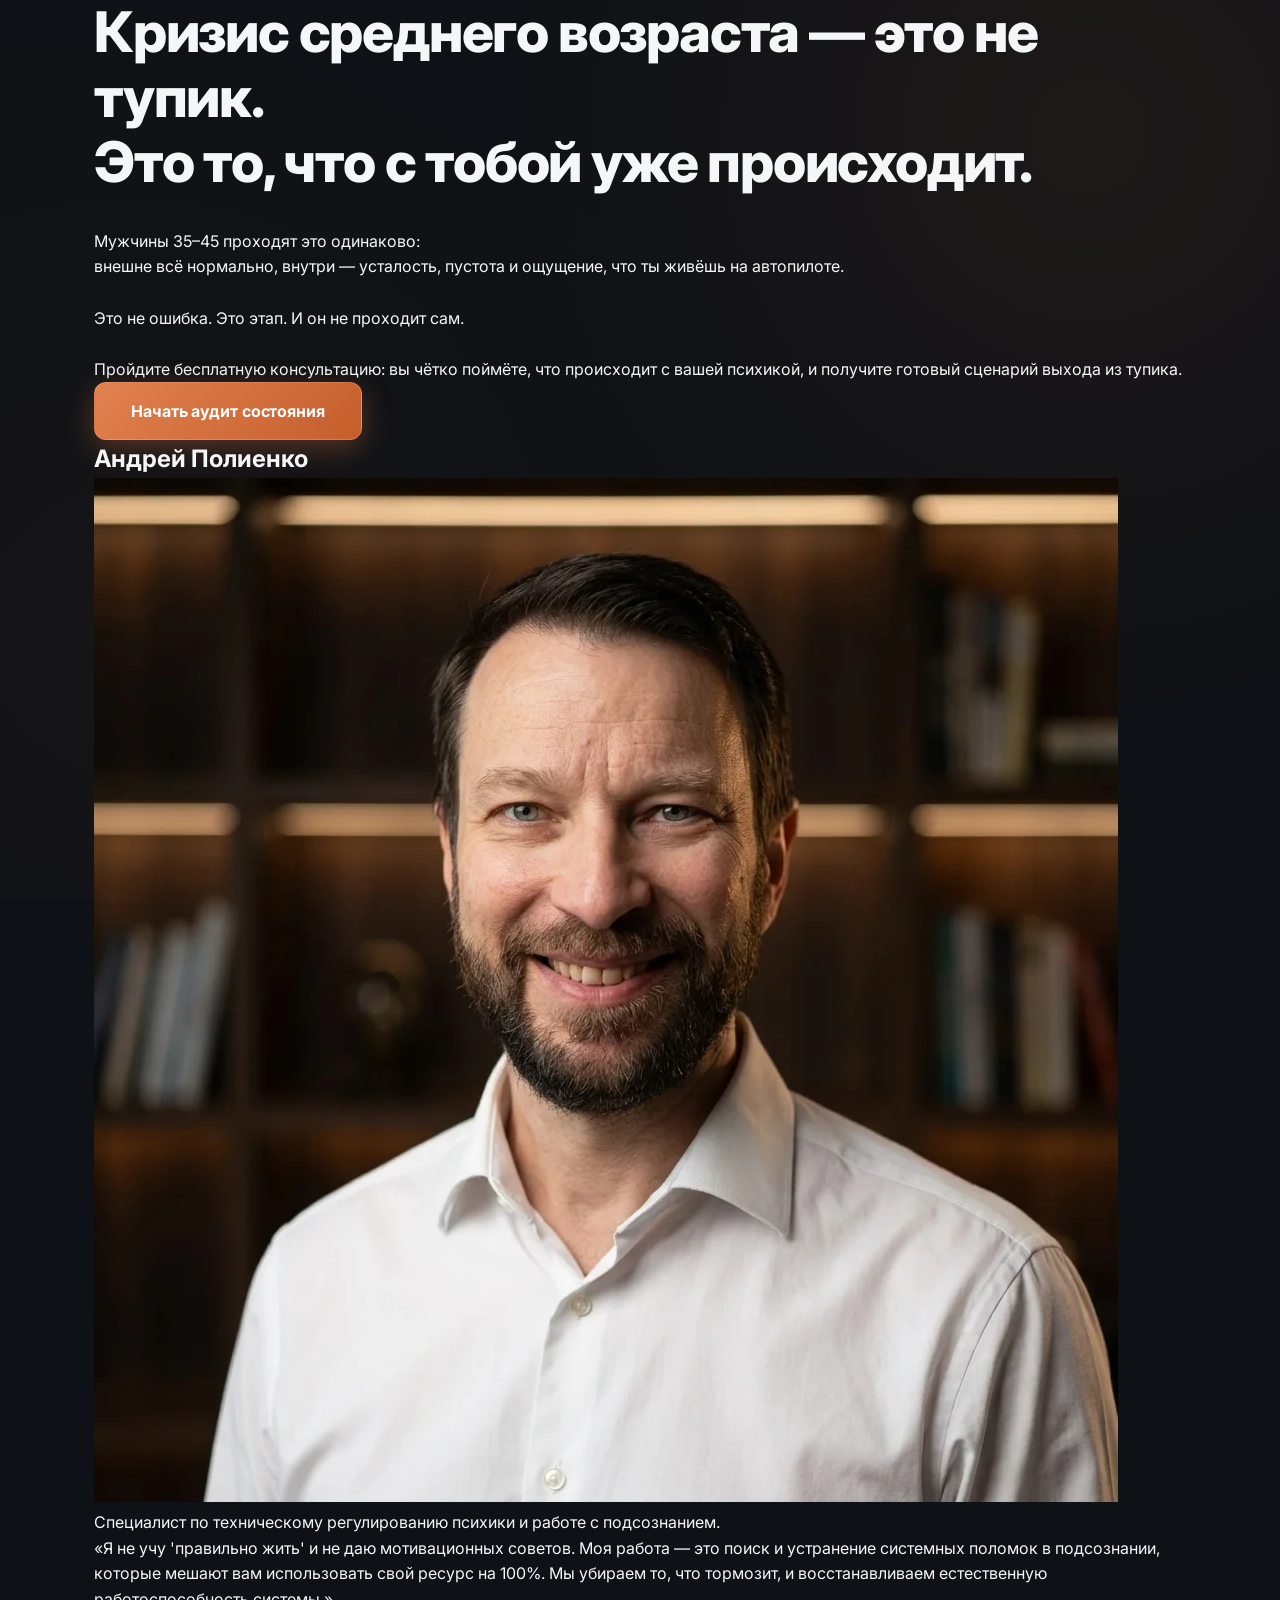
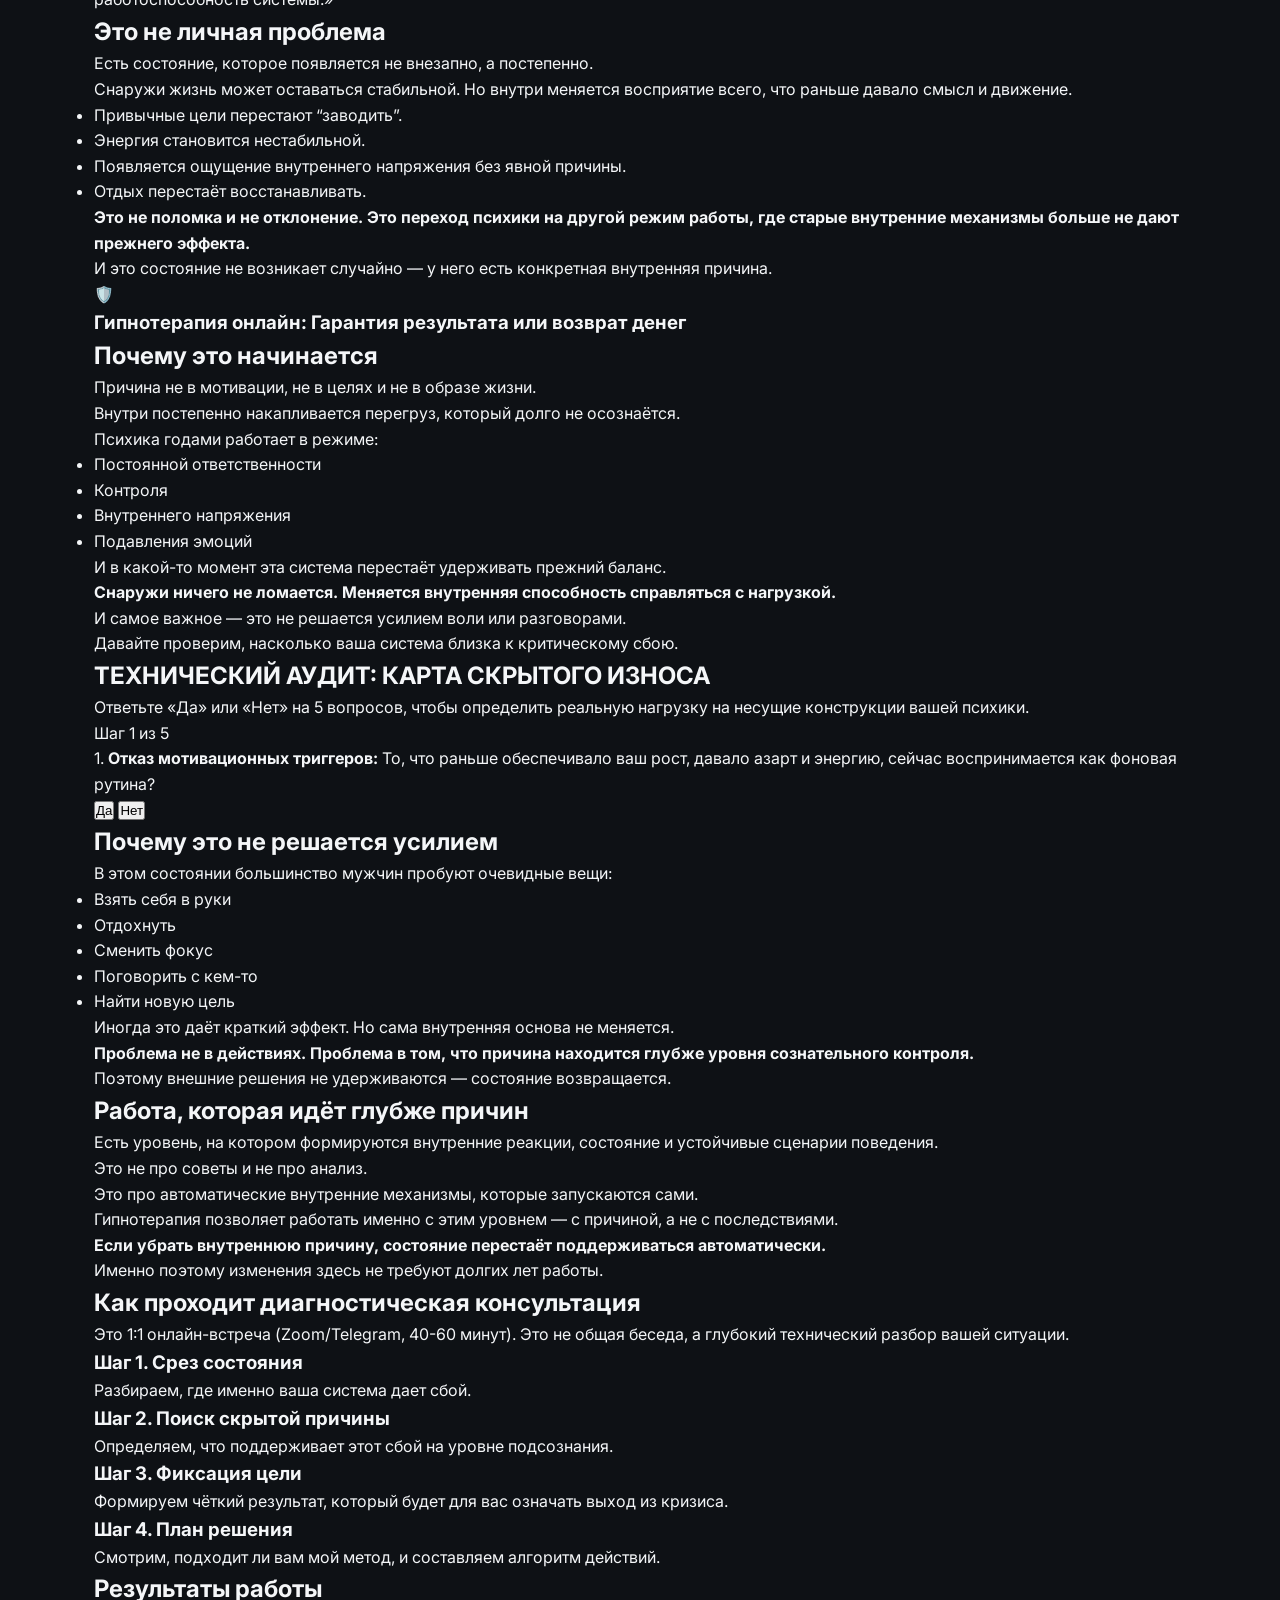
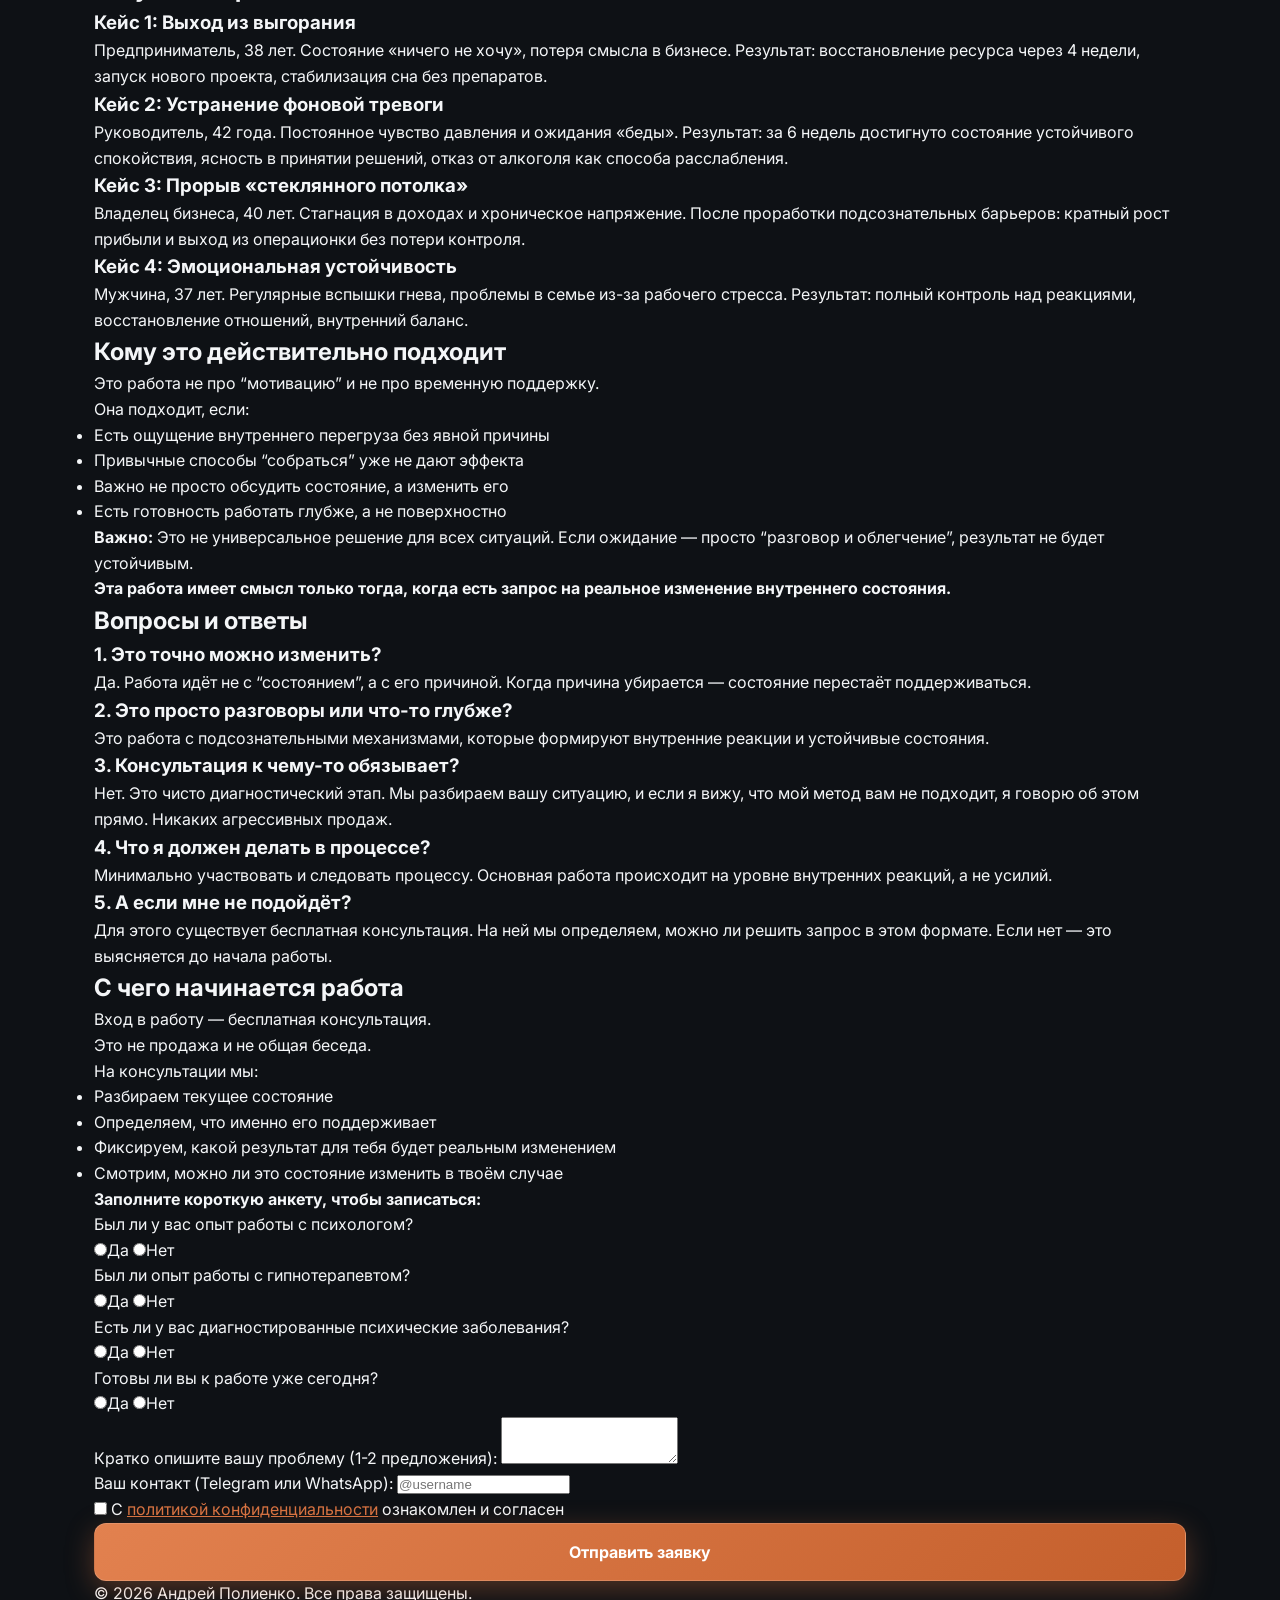
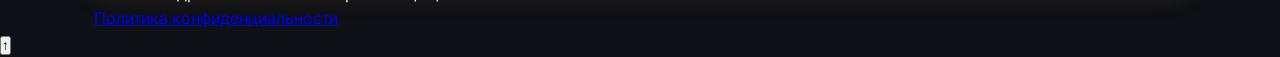
<file: index_backup.html>
<!DOCTYPE html>
<html lang="ru">
<head>
    <meta charset="UTF-8">
    <meta name="viewport" content="width=device-width, initial-scale=1.0">
    <meta name="description" content="Индивидуальная программа перезагрузки для мужчин 35–45. Работа с подсознанием через гипнотерапию. Результат за 8 недель. Гарантия результата или возврат денег.">
    <link rel="canonical" href="https://exit-crisis.com/">
    <meta property="og:title" content="Техническое Регулирование Психики | Андрей Полиенко">
    <meta property="og:description" content="Кризис среднего возраста — это не тупик. Это этап. Пройдите его за 8 недель через работу с подсознанием.">
    <meta property="og:image" content="https://exit-crisis.com/img/author.png">
    <meta property="og:url" content="https://exit-crisis.com/">
    <meta property="og:type" content="website">
    <link rel="icon" href="img/favicon.webp" type="image/webp">
    <title>Техническое Регулирование Психики | Андрей Полиенко</title>
    <link rel="preconnect" href="https://fonts.googleapis.com">
    <link rel="preconnect" href="https://fonts.gstatic.com" crossorigin>
    <link href="https://fonts.googleapis.com/css2?family=Inter:wght@400;500;600;700;800&display=swap" rel="stylesheet">
    <link rel="stylesheet" href="css/style.css?v=2.8">
    <script type="application/ld+json">
    {
      "@context": "https://schema.org",
      "@type": "ProfessionalService",
      "name": "Андрей Полиенко - Техническое Регулирование Психики",
      "image": "https://exit-crisis.com/img/author.png",
      "description": "Индивидуальная программа перезагрузки для мужчин 35–45. Работа с подсознанием через гипнотерапию. Результат за 8 недель.",
      "url": "https://exit-crisis.com/",
      "address": {
        "@type": "PostalAddress",
        "addressCountry": "UA"
      },
      "priceRange": "$$",
      "knowsAbout": ["гипнотерапия", "психотерапия", "преодоление кризиса среднего возраста", "психологическое сопровождение"]
    }
    </script>
</head>
<body>
    <main>
        <section class="hero">
            <div class="container" style="position: relative;">
                <div class="hero-watermark"></div>
                <h1 class="hero-title">Кризис среднего возраста — это не тупик.<br>Это то, что с тобой уже происходит.</h1>
                <p class="hero-subtitle">
                    Мужчины 35–45 проходят это одинаково:<br>
                    внешне всё нормально, внутри — усталость, пустота и ощущение, что ты живёшь на автопилоте.<br><br>
                    Это не ошибка. Это этап. И он не проходит сам.<br><br>
                    Пройдите бесплатную консультацию: вы чётко поймёте, что происходит с вашей психикой, и получите готовый сценарий выхода из тупика.
                </p>
                <div class="hero-action">
                    <a href="#audit" class="btn btn-primary">Начать аудит состояния</a>
                </div>
            </div>
        </section>

        <!-- Block: About the Master -->
        <section class="author reveal">
            <div class="container">
                <h2 class="section-title">Андрей Полиенко</h2>
                <div class="author-wrapper">
                    <div class="author-image">
                        <picture>
                            <source srcset="img/author.webp" type="image/webp">
                            <img src="img/author.png" alt="Андрей Полиенко" loading="lazy">
                        </picture>
                    </div>
                    <div class="author-info">
                        <p class="author-subtitle">Специалист по техническому регулированию психики и работе с подсознанием.</p>
                        <div class="author-content">
                            <p>«Я не учу 'правильно жить' и не даю мотивационных советов. Моя работа — это поиск и устранение системных поломок в подсознании, которые мешают вам использовать свой ресурс на 100%. Мы убираем то, что тормозит, и восстанавливаем естественную работоспособность системы.»</p>
                        </div>
                    </div>
                </div>
            </div>
        </section>

        <!-- Block 2: Normalization -->
        <section class="normalization reveal">
            <div class="container">
                <h2 class="section-title">Это не личная проблема</h2>
                <div class="normalization-content">
                    <p>Есть состояние, которое появляется не внезапно, а постепенно.</p>
                    <p>Снаружи жизнь может оставаться стабильной. Но внутри меняется восприятие всего, что раньше давало смысл и движение.</p>
                    <ul>
                        <li>Привычные цели перестают “заводить”.</li>
                        <li>Энергия становится нестабильной.</li>
                        <li>Появляется ощущение внутреннего напряжения без явной причины.</li>
                        <li>Отдых перестаёт восстанавливать.</li>
                    </ul>
                    <p><strong>Это не поломка и не отклонение. Это переход психики на другой режим работы, где старые внутренние механизмы больше не дают прежнего эффекта.</strong></p>
                    <p class="transition">И это состояние не возникает случайно — у него есть конкретная внутренняя причина.</p>
                </div>
            </div>
        </section>

        <!-- Guarantee Badge -->
        <section class="guarantee-section reveal">
            <div class="container">
                <div class="guarantee-card glowing-card">
                    <span class="guarantee-icon">🛡️</span>
                    <h3>Гипнотерапия онлайн: Гарантия результата или возврат денег</h3>
                </div>
            </div>
        </section>

        <!-- Block 3: Reason -->
        <section class="reason reveal">
            <div class="container">
                <h2 class="section-title">Почему это начинается</h2>
                <div class="reason-content">
                    <p>Причина не в мотивации, не в целях и не в образе жизни.</p>
                    <p>Внутри постепенно накапливается перегруз, который долго не осознаётся.</p>
                    <p>Психика годами работает в режиме:</p>
                    <ul>
                        <li>Постоянной ответственности</li>
                        <li>Контроля</li>
                        <li>Внутреннего напряжения</li>
                        <li>Подавления эмоций</li>
                    </ul>
                    <p>И в какой-то момент эта система перестаёт удерживать прежний баланс.</p>
                    <p><strong>Снаружи ничего не ломается. Меняется внутренняя способность справляться с нагрузкой.</strong></p>
                    <p class="transition">И самое важное — это не решается усилием воли или разговорами.</p>
                </div>
            </div>
        </section>

        <!-- Block: Technical Audit -->
        <section class="audit reveal" id="audit">
            <div class="container">
                <p class="transition-intro">Давайте проверим, насколько ваша система близка к критическому сбою.</p>
                <h2 class="section-title">ТЕХНИЧЕСКИЙ АУДИТ: КАРТА СКРЫТОГО ИЗНОСА</h2>
                <p class="audit-intro">Ответьте «Да» или «Нет» на 5 вопросов, чтобы определить реальную нагрузку на несущие конструкции вашей психики.</p>
                <div class="audit-quiz" id="audit-quiz">
                    <div class="quiz-item" data-question="1">
                        <div class="quiz-progress">Шаг 1 из 5</div>
                        <p>1. <strong>Отказ мотивационных триггеров:</strong> То, что раньше обеспечивало ваш рост, давало азарт и энергию, сейчас воспринимается как фоновая рутина?</p>
                        <div class="options">
                            <button class="audit-btn" data-answer="yes">Да</button>
                            <button class="audit-btn" data-answer="no">Нет</button>
                        </div>
                    </div>
                    <div class="quiz-item" data-question="2" style="display: none;">
                        <div class="quiz-progress">Шаг 2 из 5</div>
                        <p>2. <strong>Истощение внутреннего ресурса:</strong> Внешние процессы (бизнес, семья) настроены нормально, но личная отдача и внутренний КПД на нуле?</p>
                        <div class="options">
                            <button class="audit-btn" data-answer="yes">Да</button>
                            <button class="audit-btn" data-answer="no">Нет</button>
                        </div>
                    </div>
                    <div class="quiz-item" data-question="3" style="display: none;">
                        <div class="quiz-progress">Шаг 3 из 5</div>
                        <p>3. <strong>Блокировка дофамина:</strong> Вы продолжаете принимать верные решения и закрывать цели, но это больше не приносит ощущения победы?</p>
                        <div class="options">
                            <button class="audit-btn" data-answer="yes">Да</button>
                            <button class="audit-btn" data-answer="no">Нет</button>
                        </div>
                    </div>
                    <div class="quiz-item" data-question="4" style="display: none;">
                        <div class="quiz-progress">Шаг 4 из 5</div>
                        <p>4. <strong>Режим удержания нагрузки:</strong> Ваш рабочий день превратился в бесконечное выдерживание давления и фиксацию конструкции, чтобы она не посыпалась?</p>
                        <div class="options">
                            <button class="audit-btn" data-answer="yes">Да</button>
                            <button class="audit-btn" data-answer="no">Нет</button>
                        </div>
                    </div>
                    <div class="quiz-item" data-question="5" style="display: none;">
                        <div class="quiz-progress">Шаг 5 из 5</div>
                        <p>5. <strong>Физический износ:</strong> Появились явные сбои в теле (поверхностный сон, скачки давления, ЖКТ, спина), которые приходится глушить таблетками и стимуляторами?</p>
                        <div class="options">
                            <button class="audit-btn" data-answer="yes">Да</button>
                            <button class="audit-btn" data-answer="no">Нет</button>
                        </div>
                    </div>
                </div>
                
                <div id="audit-result" class="audit-result" style="display: none;">
                    <div id="result-critical" style="display: none;">
                        <p class="result-text-critical"><strong>Ваша система работает на критическом пределе. Запишитесь на консультацию, чтобы не допустить полного сбоя.</strong></p>
                    </div>
                    <div id="result-normal" style="display: none;">
                        <p class="result-text-normal">У вас практически всё в норме, критического износа нет. Но если хотите предотвратить возможные сбои в будущем — запишитесь на консультацию.</p>
                    </div>
                    <div class="result-action" style="display: flex; flex-direction: column; gap: 16px; align-items: center;">
                        <a href="#consultation-form" class="btn btn-primary">Записаться на консультацию</a>
                        <button id="retake-quiz-btn" class="btn-text" style="background: none; border: none; color: var(--text-muted); text-decoration: underline; cursor: pointer; font-size: 16px; transition: color 0.3s; font-family: var(--font-text);">Пройти аудит заново</button>
                    </div>
                </div>
            </div>
        </section>
        <!-- Block 4: Ineffective Methods -->
        <section class="ineffective reveal">
            <div class="container">
                <h2 class="section-title">Почему это не решается усилием</h2>
                <div class="ineffective-content">
                    <p>В этом состоянии большинство мужчин пробуют очевидные вещи:</p>
                    <ul>
                        <li>Взять себя в руки</li>
                        <li>Отдохнуть</li>
                        <li>Сменить фокус</li>
                        <li>Поговорить с кем-то</li>
                        <li>Найти новую цель</li>
                    </ul>
                    <p>Иногда это даёт краткий эффект. Но сама внутренняя основа не меняется.</p>
                    <p><strong>Проблема не в действиях. Проблема в том, что причина находится глубже уровня сознательного контроля.</strong></p>
                    <p class="transition">Поэтому внешние решения не удерживаются — состояние возвращается.</p>
                </div>
            </div>
        </section>
        <!-- Block 5: Solution (Hypnotherapy) -->
        <section class="solution reveal">
            <div class="container">
                <h2 class="section-title">Работа, которая идёт глубже причин</h2>
                <div class="solution-content">
                    <p>Есть уровень, на котором формируются внутренние реакции, состояние и устойчивые сценарии поведения.</p>
                    <p>Это не про советы и не про анализ.</p>
                    <p>Это про автоматические внутренние механизмы, которые запускаются сами.</p>
                    <p>Гипнотерапия позволяет работать именно с этим уровнем — с причиной, а не с последствиями.</p>
                    <p><strong>Если убрать внутреннюю причину, состояние перестаёт поддерживаться автоматически.</strong></p>
                    <p class="transition">Именно поэтому изменения здесь не требуют долгих лет работы.</p>
                </div>
            </div>
        </section>
        <!-- Block 6: Consultation Process -->
        <section class="process reveal">
            <div class="container">
                <h2 class="section-title">Как проходит диагностическая консультация</h2>
                <div class="process-content">
                    <p>Это 1:1 онлайн-встреча (Zoom/Telegram, 40-60 минут). Это не общая беседа, а глубокий технический разбор вашей ситуации.</p>
                    
                    <div class="steps">
                        <div class="step stagger-card">
                            <h3>Шаг 1. Срез состояния</h3>
                            <p>Разбираем, где именно ваша система дает сбой.</p>
                        </div>
                        <div class="step stagger-card">
                            <h3>Шаг 2. Поиск скрытой причины</h3>
                            <p>Определяем, что поддерживает этот сбой на уровне подсознания.</p>
                        </div>
                        <div class="step stagger-card">
                            <h3>Шаг 3. Фиксация цели</h3>
                            <p>Формируем чёткий результат, который будет для вас означать выход из кризиса.</p>
                        </div>
                        <div class="step stagger-card">
                            <h3>Шаг 4. План решения</h3>
                            <p>Смотрим, подходит ли вам мой метод, и составляем алгоритм действий.</p>
                        </div>
                    </div>
                </div>
            </div>
        </section>

        <!-- Block: Mini-Cases -->
        <section class="cases reveal">
            <div class="container">
                <h2 class="section-title">Результаты работы</h2>
                <div class="cases-grid">
                    <div class="case-item stagger-card">
                        <h3>Кейс 1: Выход из выгорания</h3>
                        <p>Предприниматель, 38 лет. Состояние «ничего не хочу», потеря смысла в бизнесе. Результат: восстановление ресурса через 4 недели, запуск нового проекта, стабилизация сна без препаратов.</p>
                    </div>
                    <div class="case-item stagger-card">
                        <h3>Кейс 2: Устранение фоновой тревоги</h3>
                        <p>Руководитель, 42 года. Постоянное чувство давления и ожидания «беды». Результат: за 6 недель достигнуто состояние устойчивого спокойствия, ясность в принятии решений, отказ от алкоголя как способа расслабления.</p>
                    </div>
                    <div class="case-item stagger-card">
                        <h3>Кейс 3: Прорыв «стеклянного потолка»</h3>
                        <p>Владелец бизнеса, 40 лет. Стагнация в доходах и хроническое напряжение. После проработки подсознательных барьеров: кратный рост прибыли и выход из операционки без потери контроля.</p>
                    </div>
                    <div class="case-item stagger-card">
                        <h3>Кейс 4: Эмоциональная устойчивость</h3>
                        <p>Мужчина, 37 лет. Регулярные вспышки гнева, проблемы в семье из-за рабочего стресса. Результат: полный контроль над реакциями, восстановление отношений, внутренний баланс.</p>
                    </div>
                </div>
            </div>
        </section>
        <!-- Block 8: Trust / Filter -->
        <section class="filter reveal">
            <div class="container">
                <h2 class="section-title">Кому это действительно подходит</h2>
                <div class="filter-content">
                    <p>Это работа не про “мотивацию” и не про временную поддержку.</p>
                    <p>Она подходит, если:</p>
                    <ul>
                        <li>Есть ощущение внутреннего перегруза без явной причины</li>
                        <li>Привычные способы “собраться” уже не дают эффекта</li>
                        <li>Важно не просто обсудить состояние, а изменить его</li>
                        <li>Есть готовность работать глубже, а не поверхностно</li>
                    </ul>
                    <p><strong>Важно:</strong> Это не универсальное решение для всех ситуаций. Если ожидание — просто “разговор и облегчение”, результат не будет устойчивым.</p>
                    <p><strong>Эта работа имеет смысл только тогда, когда есть запрос на реальное изменение внутреннего состояния.</strong></p>
                </div>
            </div>
        </section>



        <!-- Block 9: FAQ -->
        <section class="faq reveal">
            <div class="container">
                <h2 class="section-title">Вопросы и ответы</h2>
                <div class="faq-content">
                    <div class="faq-item">
                        <h3>1. Это точно можно изменить?</h3>
                        <div class="faq-answer">
                            <p>Да. Работа идёт не с “состоянием”, а с его причиной. Когда причина убирается — состояние перестаёт поддерживаться.</p>
                        </div>
                    </div>
                    <div class="faq-item">
                        <h3>2. Это просто разговоры или что-то глубже?</h3>
                        <div class="faq-answer">
                            <p>Это работа с подсознательными механизмами, которые формируют внутренние реакции и устойчивые состояния.</p>
                        </div>
                    </div>
                    <div class="faq-item">
                        <h3>3. Консультация к чему-то обязывает?</h3>
                        <div class="faq-answer">
                            <p>Нет. Это чисто диагностический этап. Мы разбираем вашу ситуацию, и если я вижу, что мой метод вам не подходит, я говорю об этом прямо. Никаких агрессивных продаж.</p>
                        </div>
                    </div>
                    <div class="faq-item">
                        <h3>4. Что я должен делать в процессе?</h3>
                        <div class="faq-answer">
                            <p>Минимально участвовать и следовать процессу. Основная работа происходит на уровне внутренних реакций, а не усилий.</p>
                        </div>
                    </div>
                    <div class="faq-item">
                        <h3>5. А если мне не подойдёт?</h3>
                        <div class="faq-answer">
                            <p>Для этого существует бесплатная консультация. На ней мы определяем, можно ли решить запрос в этом формате. Если нет — это выясняется до начала работы.</p>
                        </div>
                    </div>
                </div>
            </div>
        </section>

        <!-- Block 7: Free Consultation / Form -->
        <section class="consultation reveal" id="consultation-form">
            <div class="container">
                <h2 class="section-title">С чего начинается работа</h2>
                <div class="consultation-content">
                    <p>Вход в работу — бесплатная консультация.</p>
                    <p>Это не продажа и не общая беседа.</p>
                    
                    <p>На консультации мы:</p>
                    <ul>
                        <li>Разбираем текущее состояние</li>
                        <li>Определяем, что именно его поддерживает</li>
                        <li>Фиксируем, какой результат для тебя будет реальным изменением</li>
                        <li>Смотрим, можно ли это состояние изменить в твоём случае</li>
                    </ul>
                    <p><strong>Заполните короткую анкету, чтобы записаться:</strong></p>
                    
                    <form class="lead-form" id="leadForm">
                        <div class="form-group">
                            <label class="question-label">Был ли у вас опыт работы с психологом?</label>
                            <div class="radio-group">
                                <label class="radio-pill"><input type="radio" name="psychologist" value="yes" required><span>Да</span></label>
                                <label class="radio-pill"><input type="radio" name="psychologist" value="no"><span>Нет</span></label>
                            </div>
                        </div>
                        <div class="form-group">
                            <label class="question-label">Был ли опыт работы с гипнотерапевтом?</label>
                            <div class="radio-group">
                                <label class="radio-pill"><input type="radio" name="hypnotherapist" value="yes" required><span>Да</span></label>
                                <label class="radio-pill"><input type="radio" name="hypnotherapist" value="no"><span>Нет</span></label>
                            </div>
                        </div>
                        <div class="form-group">
                            <label class="question-label">Есть ли у вас диагностированные психические заболевания?</label>
                            <div class="radio-group">
                                <label class="radio-pill"><input type="radio" name="mental_illness" value="yes" required><span>Да</span></label>
                                <label class="radio-pill"><input type="radio" name="mental_illness" value="no"><span>Нет</span></label>
                            </div>
                        </div>
                        <div class="form-group">
                            <label class="question-label">Готовы ли вы к работе уже сегодня?</label>
                            <div class="radio-group">
                                <label class="radio-pill"><input type="radio" name="ready_today" value="yes" required><span>Да</span></label>
                                <label class="radio-pill"><input type="radio" name="ready_today" value="no"><span>Нет</span></label>
                            </div>
                        </div>
                        <div class="form-group">
                            <label class="question-label" for="problem">Кратко опишите вашу проблему (1-2 предложения):</label>
                            <textarea id="problem" name="problem" rows="3" required></textarea>
                        </div>
                        <div class="form-group">
                            <label class="question-label" for="contact">Ваш контакт (Telegram или WhatsApp):</label>
                             <input type="text" id="contact" name="contact" placeholder="@username" required>
                        </div>
                        <div class="form-group checkbox-group">
                            <label class="checkbox-label">
                                <input type="checkbox" name="policy" required>
                                <span>С <a href="privacy.html" target="_blank" style="color: var(--accent); text-decoration: underline;">политикой конфиденциальности</a> ознакомлен и согласен</span>
                            </label>
                        </div>
                        <div class="form-feedback" id="formFeedback" style="display: none; margin-bottom: 24px; padding: 16px; border-radius: 8px; font-weight: 500; font-size: 16px; text-align: center;"></div>
                        <div class="final-action">
                            <button type="submit" class="btn btn-primary" style="width: 100%;">Отправить заявку</button>
                        </div>
                    </form>
                </div>
            </div>
        </section>
    </main>

    <footer class="footer">
        <div class="container">
            <div class="footer-legal">
                <p>&copy; 2026 Андрей Полиенко. Все права защищены.</p>
                <div class="legal-links">
                    <a href="privacy.html" target="_blank">Политика конфиденциальности</a>
                </div>
            </div>
        </div>
    </footer>
    <script src="js/main.js"></script>
    <button id="backToTop" class="back-to-top" aria-label="Вернуться наверх">↑</button>
</body>
</html>
</file>
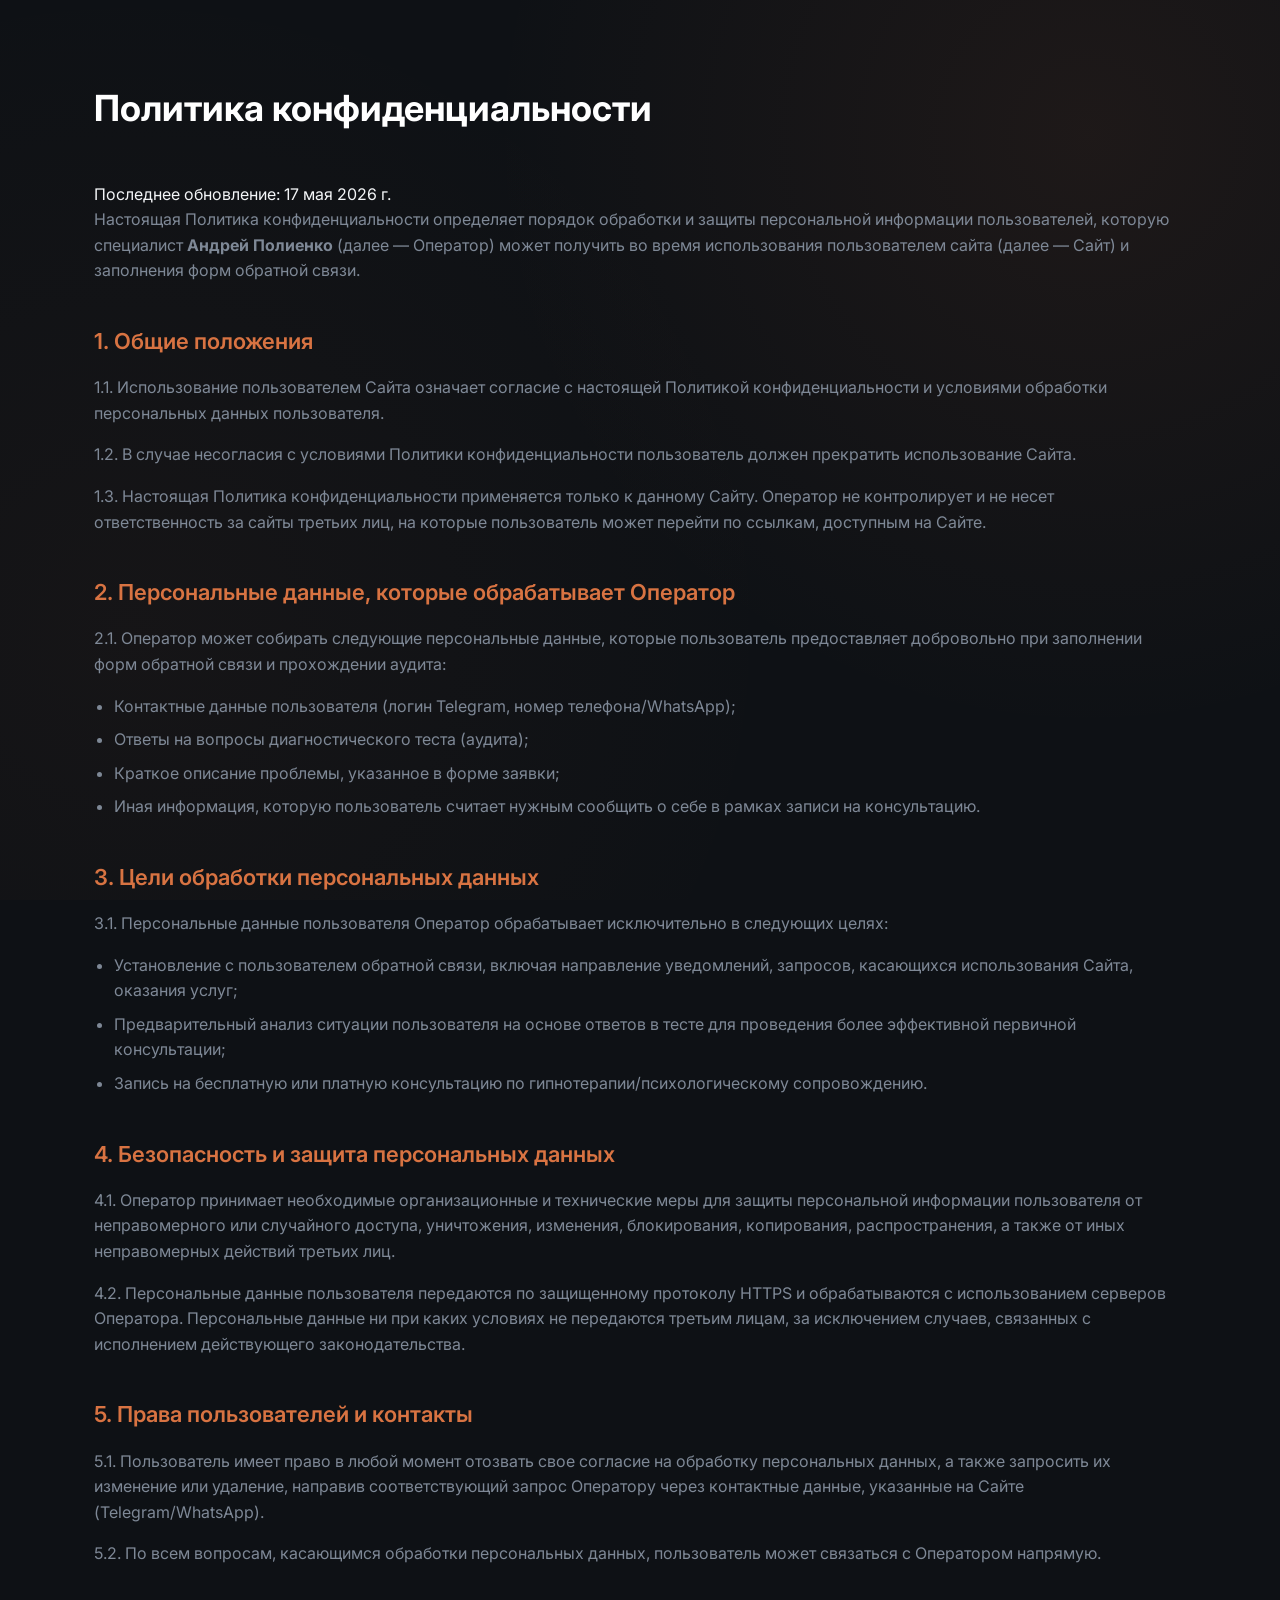
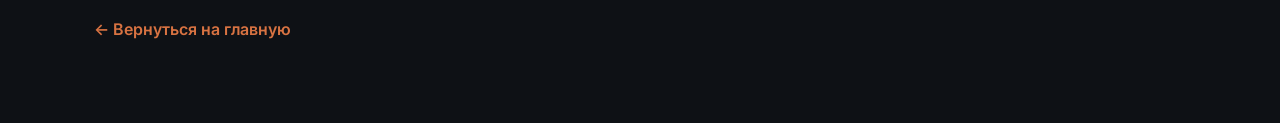
<file: privacy.html>
<!DOCTYPE html>
<html lang="ru">
<head>
    <meta charset="UTF-8">
    <meta name="viewport" content="width=device-width, initial-scale=1.0">
    <title>Политика конфиденциальности | Андрей Полиенко</title>
    <link rel="preconnect" href="https://fonts.googleapis.com">
    <link rel="preconnect" href="https://fonts.gstatic.com" crossorigin>
    <link href="https://fonts.googleapis.com/css2?family=Inter:wght@400;500;600;700&display=swap" rel="stylesheet">
    <link rel="stylesheet" href="css/style.css?v=2.8">
    <style>
        .privacy-body {
            padding: 80px 0;
        }
        .privacy-title {
            font-size: 36px;
            font-weight: 700;
            margin-bottom: 24px;
            color: #ffffff;
            border-bottom: 1px solid var(--border-color);
            padding-bottom: 20px;
        }
        .privacy-section {
            margin-bottom: 40px;
        }
        .privacy-section h2 {
            font-size: 22px;
            margin-bottom: 16px;
            color: var(--accent);
            font-weight: 600;
        }
        .privacy-section p, .privacy-section ul {
            font-size: 16px;
            color: var(--text-muted);
            margin-bottom: 16px;
        }
        .privacy-section ul {
            padding-left: 20px;
        }
        .privacy-section li {
            font-size: 16px;
            margin-bottom: 8px;
        }
        .back-btn-container {
            margin-top: 50px;
            text-align: left;
        }
        .back-btn {
            display: inline-flex;
            align-items: center;
            gap: 8px;
            color: var(--accent);
            text-decoration: none;
            font-weight: 600;
            transition: color 0.3s;
        }
        .back-btn:hover {
            color: var(--accent-hover);
        }
    </style>
</head>
<body>
    <main class="privacy-body">
        <div class="container">
            <h1 class="privacy-title">Политика конфиденциальности</h1>
            <p>Последнее обновление: 17 мая 2026 г.</p>
            
            <div class="privacy-section">
                <p>Настоящая Политика конфиденциальности определяет порядок обработки и защиты персональной информации пользователей, которую специалист <strong>Андрей Полиенко</strong> (далее — Оператор) может получить во время использования пользователем сайта (далее — Сайт) и заполнения форм обратной связи.</p>
            </div>

            <div class="privacy-section">
                <h2>1. Общие положения</h2>
                <p>1.1. Использование пользователем Сайта означает согласие с настоящей Политикой конфиденциальности и условиями обработки персональных данных пользователя.</p>
                <p>1.2. В случае несогласия с условиями Политики конфиденциальности пользователь должен прекратить использование Сайта.</p>
                <p>1.3. Настоящая Политика конфиденциальности применяется только к данному Сайту. Оператор не контролирует и не несет ответственность за сайты третьих лиц, на которые пользователь может перейти по ссылкам, доступным на Сайте.</p>
            </div>

            <div class="privacy-section">
                <h2>2. Персональные данные, которые обрабатывает Оператор</h2>
                <p>2.1. Оператор может собирать следующие персональные данные, которые пользователь предоставляет добровольно при заполнении форм обратной связи и прохождении аудита:</p>
                <ul>
                    <li>Контактные данные пользователя (логин Telegram, номер телефона/WhatsApp);</li>
                    <li>Ответы на вопросы диагностического теста (аудита);</li>
                    <li>Краткое описание проблемы, указанное в форме заявки;</li>
                    <li>Иная информация, которую пользователь считает нужным сообщить о себе в рамках записи на консультацию.</li>
                </ul>
            </div>

            <div class="privacy-section">
                <h2>3. Цели обработки персональных данных</h2>
                <p>3.1. Персональные данные пользователя Оператор обрабатывает исключительно в следующих целях:</p>
                <ul>
                    <li>Установление с пользователем обратной связи, включая направление уведомлений, запросов, касающихся использования Сайта, оказания услуг;</li>
                    <li>Предварительный анализ ситуации пользователя на основе ответов в тесте для проведения более эффективной первичной консультации;</li>
                    <li>Запись на бесплатную или платную консультацию по гипнотерапии/психологическому сопровождению.</li>
                </ul>
            </div>

            <div class="privacy-section">
                <h2>4. Безопасность и защита персональных данных</h2>
                <p>4.1. Оператор принимает необходимые организационные и технические меры для защиты персональной информации пользователя от неправомерного или случайного доступа, уничтожения, изменения, блокирования, копирования, распространения, а также от иных неправомерных действий третьих лиц.</p>
                <p>4.2. Персональные данные пользователя передаются по защищенному протоколу HTTPS и обрабатываются с использованием серверов Оператора. Персональные данные ни при каких условиях не передаются третьим лицам, за исключением случаев, связанных с исполнением действующего законодательства.</p>
            </div>

            <div class="privacy-section">
                <h2>5. Права пользователей и контакты</h2>
                <p>5.1. Пользователь имеет право в любой момент отозвать свое согласие на обработку персональных данных, а также запросить их изменение или удаление, направив соответствующий запрос Оператору через контактные данные, указанные на Сайте (Telegram/WhatsApp).</p>
                <p>5.2. По всем вопросам, касающимся обработки персональных данных, пользователь может связаться с Оператором напрямую.</p>
            </div>

            <div class="back-btn-container">
                <a href="index.html" class="back-btn">
                    <span>← Вернуться на главную</span>
                </a>
            </div>
        </div>
    </main>
</body>
</html>
</file>
<file: css/style.css>
/* ==========================================================================
   Андрей Полиенко — Работа с первопричиной накопления жировых клеток
   Стили Блока 1 (Премиальная глубокая тёмная палитра)
   ========================================================================== */

:root {
    /* Премиальная глубокая палитра: благородный тёмный антрацит и сияющая тёплая медь/янтарь */
    --bg-main: #0E1115;
    --bg-surface: #151920;
    --bg-card: #181D26;
    --bg-card-hover: #1E2430;
    
    --text-primary: #F4F6F8;
    --text-secondary: #B0B8C4;
    --text-muted: #7E8896;
    
    /* Сочные тёплые медные/янтарные акценты */
    --accent: #D87342;
    --accent-hover: #C25F2E;
    --accent-gradient: linear-gradient(135deg, #E2814F 0%, #C45F2C 100%);
    --accent-glow: rgba(216, 115, 66, 0.38);
    --accent-subtle: rgba(216, 115, 66, 0.12);
    
    --border-subtle: rgba(255, 255, 255, 0.08);
    --border-card: rgba(255, 255, 255, 0.1);
    --border-hover: rgba(216, 115, 66, 0.5);
    
    --shadow-card: 0 8px 30px rgba(0, 0, 0, 0.35);
    --shadow-card-hover: 0 16px 40px rgba(0, 0, 0, 0.5), 0 0 24px rgba(216, 115, 66, 0.15);
    --shadow-button: 0 8px 28px rgba(216, 115, 66, 0.35);
    --shadow-button-hover: 0 12px 36px rgba(216, 115, 66, 0.55);
    
    --font-main: 'Inter', -apple-system, BlinkMacSystemFont, "Segoe UI", Roboto, sans-serif;
    --transition-smooth: all 0.4s cubic-bezier(0.16, 1, 0.3, 1);
    --transition-fast: all 0.2s cubic-bezier(0.16, 1, 0.3, 1);
}

/* Сброс */
* {
    margin: 0;
    padding: 0;
    box-sizing: border-box;
}

html {
    scroll-behavior: smooth;
    -webkit-font-smoothing: antialiased;
    -moz-osx-font-smoothing: grayscale;
}

body {
    background-color: var(--bg-main);
    color: var(--text-primary);
    font-family: var(--font-main);
    font-size: 16px;
    line-height: 1.6;
    overflow-x: hidden;
    background-image: 
        radial-gradient(circle at 85% 15%, rgba(216, 115, 66, 0.08) 0%, transparent 45%),
        radial-gradient(circle at 10% 70%, rgba(216, 115, 66, 0.04) 0%, transparent 50%);
    background-attachment: fixed;
}

.container {
    width: 100%;
    max-width: 1140px;
    margin: 0 auto;
    padding: 0 24px;
}

/* ==========================================================================
   Шапка сайта (Header)
   ========================================================================== */
.site-header {
    padding: 20px 0;
    border-bottom: 1px solid var(--border-subtle);
    background: rgba(14, 17, 21, 0.85);
    backdrop-filter: blur(14px);
    position: sticky;
    top: 0;
    z-index: 100;
}

.header-container {
    display: flex;
    align-items: center;
    justify-content: space-between;
}

.brand {
    display: flex;
    align-items: center;
    gap: 12px;
    font-size: 14px;
}

.brand-name {
    font-weight: 700;
    color: var(--text-primary);
    letter-spacing: -0.2px;
}

.brand-divider {
    color: var(--accent);
}

.brand-desc {
    color: var(--text-muted);
    font-weight: 400;
}

/* ==========================================================================
   Блок 1: Главный экран (Hero)
   ========================================================================== */
.hero-section {
    padding: 80px 0 100px;
    position: relative;
    overflow: hidden;
}

.hero-container {
    position: relative;
    z-index: 1;
    max-width: 960px;
}

/* Бейдж над заголовком */
.hero-badge {
    display: inline-flex;
    align-items: center;
    gap: 10px;
    padding: 8px 18px;
    background: var(--bg-surface);
    border: 1px solid var(--border-card);
    border-radius: 100px;
    margin-bottom: 34px;
    box-shadow: 0 4px 16px rgba(0, 0, 0, 0.3);
}

.badge-dot {
    width: 8px;
    height: 8px;
    border-radius: 50%;
    background-color: var(--accent);
    box-shadow: 0 0 10px var(--accent-glow);
}

.badge-text {
    font-size: 13px;
    font-weight: 600;
    color: var(--text-secondary);
    letter-spacing: 0.2px;
}

/* Главный заголовок H1 */
.hero-title {
    font-size: clamp(34px, 4.8vw, 56px);
    font-weight: 800;
    line-height: 1.16;
    letter-spacing: -1.2px;
    color: var(--text-primary);
    margin-bottom: 34px;
}

.hero-title-accent {
    color: var(--accent);
    background: var(--accent-gradient);
    -webkit-background-clip: text;
    -webkit-text-fill-color: transparent;
    display: inline;
}

/* Текст-разъяснение (Lead) */
.hero-lead {
    font-size: clamp(17px, 1.8vw, 20px);
    line-height: 1.7;
    color: var(--text-secondary);
    margin-bottom: 52px;
    max-width: 880px;
}

.hero-lead p {
    margin-bottom: 18px;
}

.hero-lead p:last-child {
    margin-bottom: 0;
}

.lead-strong {
    font-weight: 600;
    color: var(--text-primary);
}

/* ==========================================================================
   Сетка опорных фактов (3 карточки)
   ========================================================================== */
.hero-facts-grid {
    display: grid;
    grid-template-columns: repeat(3, 1fr);
    gap: 22px;
    margin-bottom: 56px;
}

.fact-card {
    background: var(--bg-card);
    border: 1px solid var(--border-card);
    border-radius: 14px;
    padding: 30px 24px;
    box-shadow: var(--shadow-card);
    position: relative;
    transition: var(--transition-smooth);
    will-change: transform, box-shadow, border-color;
}

.fact-card:hover {
    transform: translateY(-5px) scale(1.02);
    border-color: var(--border-hover);
    background: var(--bg-card-hover);
    box-shadow: var(--shadow-card-hover);
}

.fact-icon {
    font-size: 13px;
    font-weight: 700;
    color: var(--accent);
    letter-spacing: 1.2px;
    margin-bottom: 16px;
    display: inline-block;
    padding: 5px 12px;
    background: var(--accent-subtle);
    border: 1px solid rgba(216, 115, 66, 0.25);
    border-radius: 6px;
}

.fact-title {
    font-size: 18px;
    font-weight: 700;
    color: var(--text-primary);
    margin-bottom: 10px;
    line-height: 1.35;
}

.fact-text {
    font-size: 14px;
    color: var(--text-secondary);
    line-height: 1.6;
}

/* ==========================================================================
   Кнопки действий (Настоящие эргономичные кнопки)
   ========================================================================== */
.hero-actions {
    display: flex;
    flex-direction: row;
    align-items: flex-start;
    gap: 36px;
    margin-bottom: 52px;
    flex-wrap: wrap;
}

.action-item {
    display: flex;
    flex-direction: column;
    align-items: flex-start;
    max-width: 380px;
}

/* Базовый стиль кнопки */
.btn {
    display: inline-flex;
    align-items: center;
    justify-content: center;
    min-width: 260px;
    height: 58px;
    padding: 0 36px;
    font-size: 16px;
    font-weight: 700;
    text-decoration: none;
    border-radius: 12px;
    cursor: pointer;
    border: none;
    font-family: var(--font-main);
    transition: var(--transition-smooth);
    text-align: center;
    position: relative;
    user-select: none;
    letter-spacing: -0.1px;
}

/* Основная кнопка (Primary) с сочным градиентом и бегущим бликом */
.btn-primary {
    background: var(--accent-gradient);
    color: #FFFFFF;
    box-shadow: var(--shadow-button);
    overflow: hidden;
    border: 1px solid rgba(255, 255, 255, 0.15);
}

/* Эффект бегущего блика под углом */
.btn-primary::before {
    content: '';
    position: absolute;
    top: 0;
    left: -150%;
    width: 60%;
    height: 100%;
    background: linear-gradient(
        to right,
        rgba(255, 255, 255, 0) 0%,
        rgba(255, 255, 255, 0.4) 50%,
        rgba(255, 255, 255, 0) 100%
    );
    transform: skewX(-25deg);
    animation: shineLight 4s infinite ease-in-out;
    pointer-events: none;
}

@keyframes shineLight {
    0% { left: -150%; }
    22% { left: 160%; }
    100% { left: 160%; }
}

/* Наведение на основную кнопку */
.btn-primary:hover {
    transform: translateY(-2px);
    box-shadow: var(--shadow-button-hover);
    filter: brightness(1.06);
}

/* Тактильное нажатие */
.btn-primary:active {
    transform: translateY(1px) scale(0.98);
    box-shadow: 0 4px 14px rgba(216, 115, 66, 0.4);
}

/* Вторая кнопка (Secondary) — премиальное темное стекло */
.btn-secondary {
    background-color: var(--bg-surface);
    color: var(--text-primary);
    border: 1px solid rgba(255, 255, 255, 0.14);
    box-shadow: var(--shadow-card);
}

.btn-secondary:hover {
    background-color: var(--bg-card);
    border-color: var(--accent);
    color: #FFFFFF;
    transform: translateY(-2px);
    box-shadow: 0 8px 24px rgba(0, 0, 0, 0.4);
}

.btn-secondary:active {
    transform: translateY(1px) scale(0.98);
    background-color: var(--bg-surface);
}

/* Подписи под кнопками */
.action-caption {
    margin-top: 14px;
    font-size: 13px;
    line-height: 1.55;
    color: var(--text-muted);
    max-width: 320px;
}

/* ==========================================================================
   Ссылка вниз (Scroll indicator)
   ========================================================================== */
.hero-scroll-link {
    margin-top: 12px;
}

.scroll-link {
    display: inline-flex;
    align-items: center;
    gap: 10px;
    color: var(--text-muted);
    text-decoration: none;
    font-size: 14px;
    font-weight: 500;
    transition: var(--transition-fast);
}

.scroll-arrow {
    transition: transform 0.3s ease;
}

.scroll-link:hover {
    color: var(--accent);
}

.scroll-link:hover .scroll-arrow {
    transform: translateY(4px);
}

/* ==========================================================================
   Анимации появления и масштабирования (Reveal & Stagger)
   ========================================================================== */
.reveal {
    opacity: 0;
    transform: translateY(30px);
    transition: opacity 1.2s cubic-bezier(0.16, 1, 0.3, 1),
                transform 1.2s cubic-bezier(0.16, 1, 0.3, 1);
    will-change: opacity, transform;
}

.reveal.active {
    opacity: 1;
    transform: translateY(0);
}

.stagger-card {
    opacity: 0;
    transform: translateY(30px) scale(0.94);
    transition: opacity 1.4s cubic-bezier(0.16, 1, 0.3, 1),
                transform 1.4s cubic-bezier(0.16, 1, 0.3, 1);
    will-change: opacity, transform;
}

.stagger-card.active {
    opacity: 1;
    transform: translateY(0) scale(1);
}

/* ==========================================================================
   Адаптивность (Mobile & Tablet)
   ========================================================================== */
@media (max-width: 900px) {
    .hero-facts-grid {
        grid-template-columns: 1fr;
        gap: 16px;
    }
    
    .hero-actions {
        flex-direction: column;
        gap: 28px;
    }

    .action-item, .action-caption {
        max-width: 100%;
        width: 100%;
    }

    .btn {
        width: 100%;
    }

    .brand-desc {
        display: none;
    }

    .brand-divider {
        display: none;
    }
}

@media (max-width: 600px) {
    .hero-section {
        padding: 50px 0 70px;
    }

    .hero-title {
        letter-spacing: -0.8px;
    }

    .badge-text {
        font-size: 12px;
    }
}
</file>
